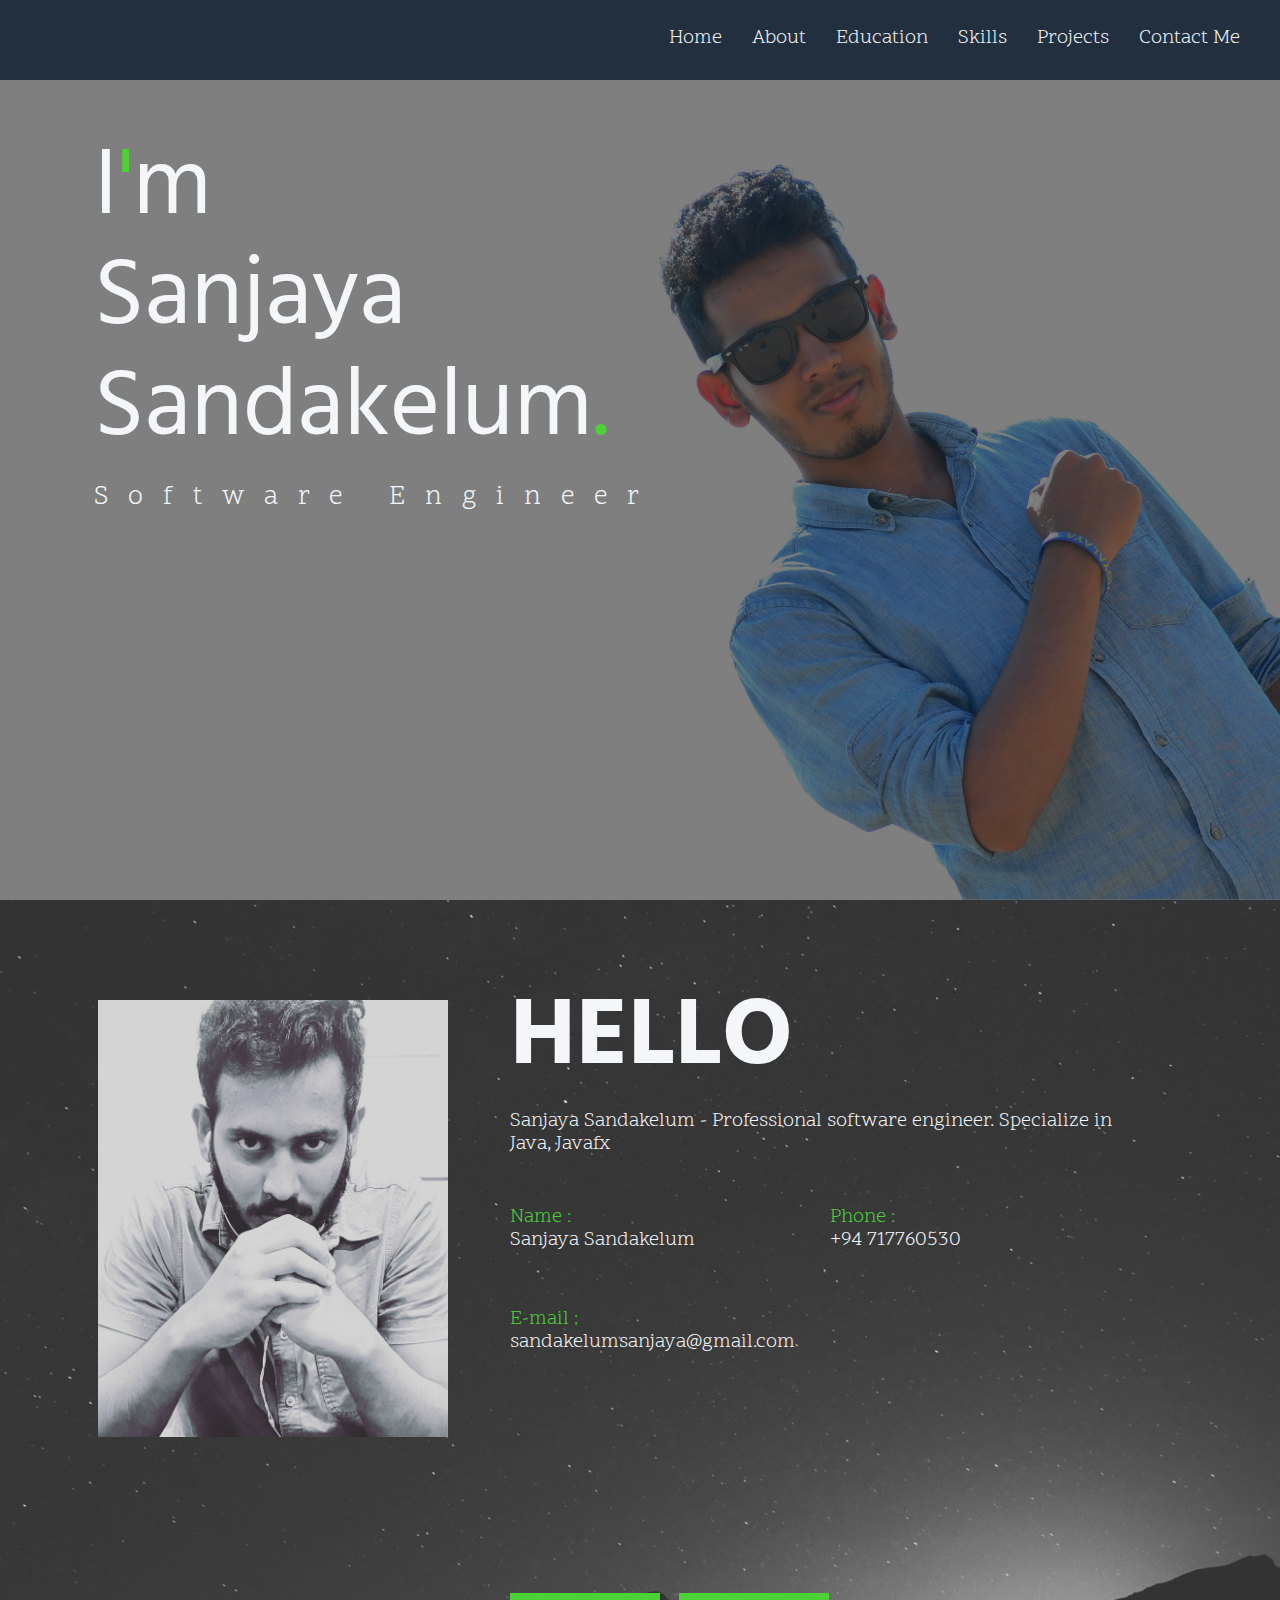
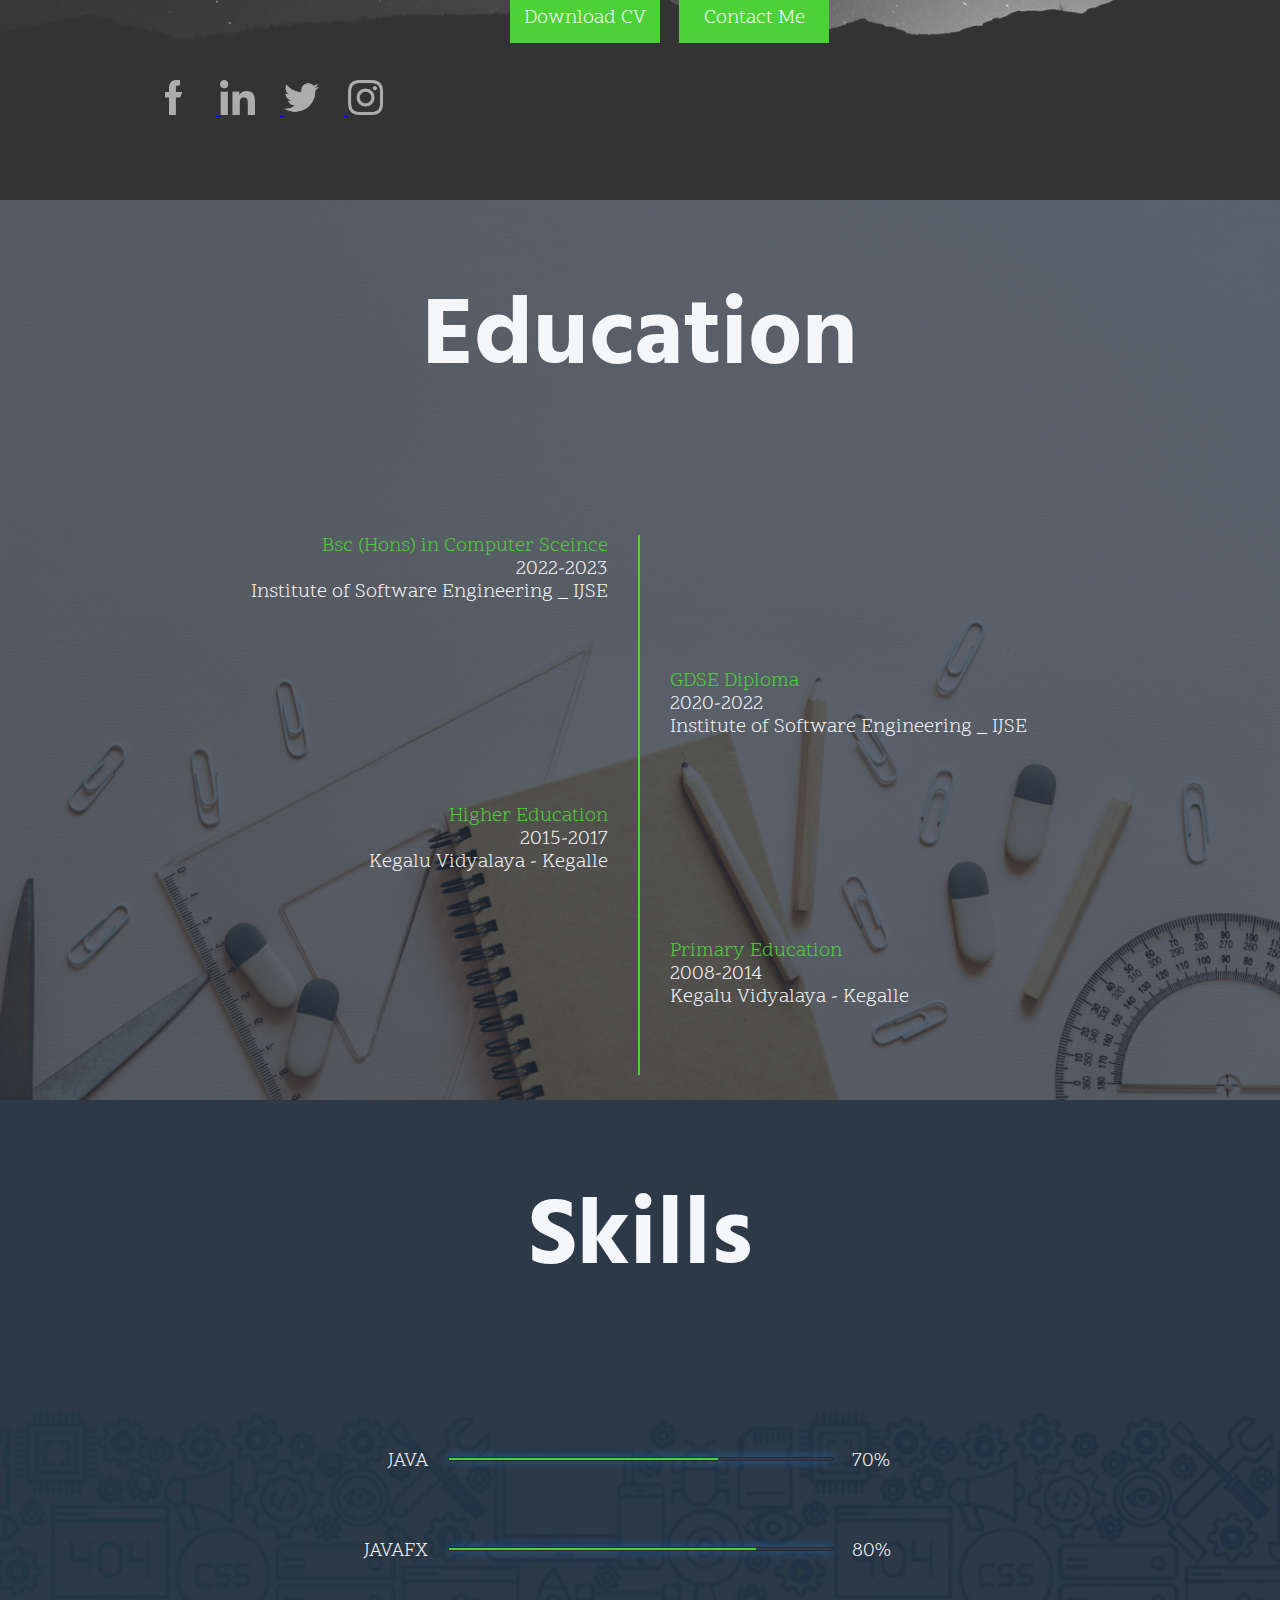
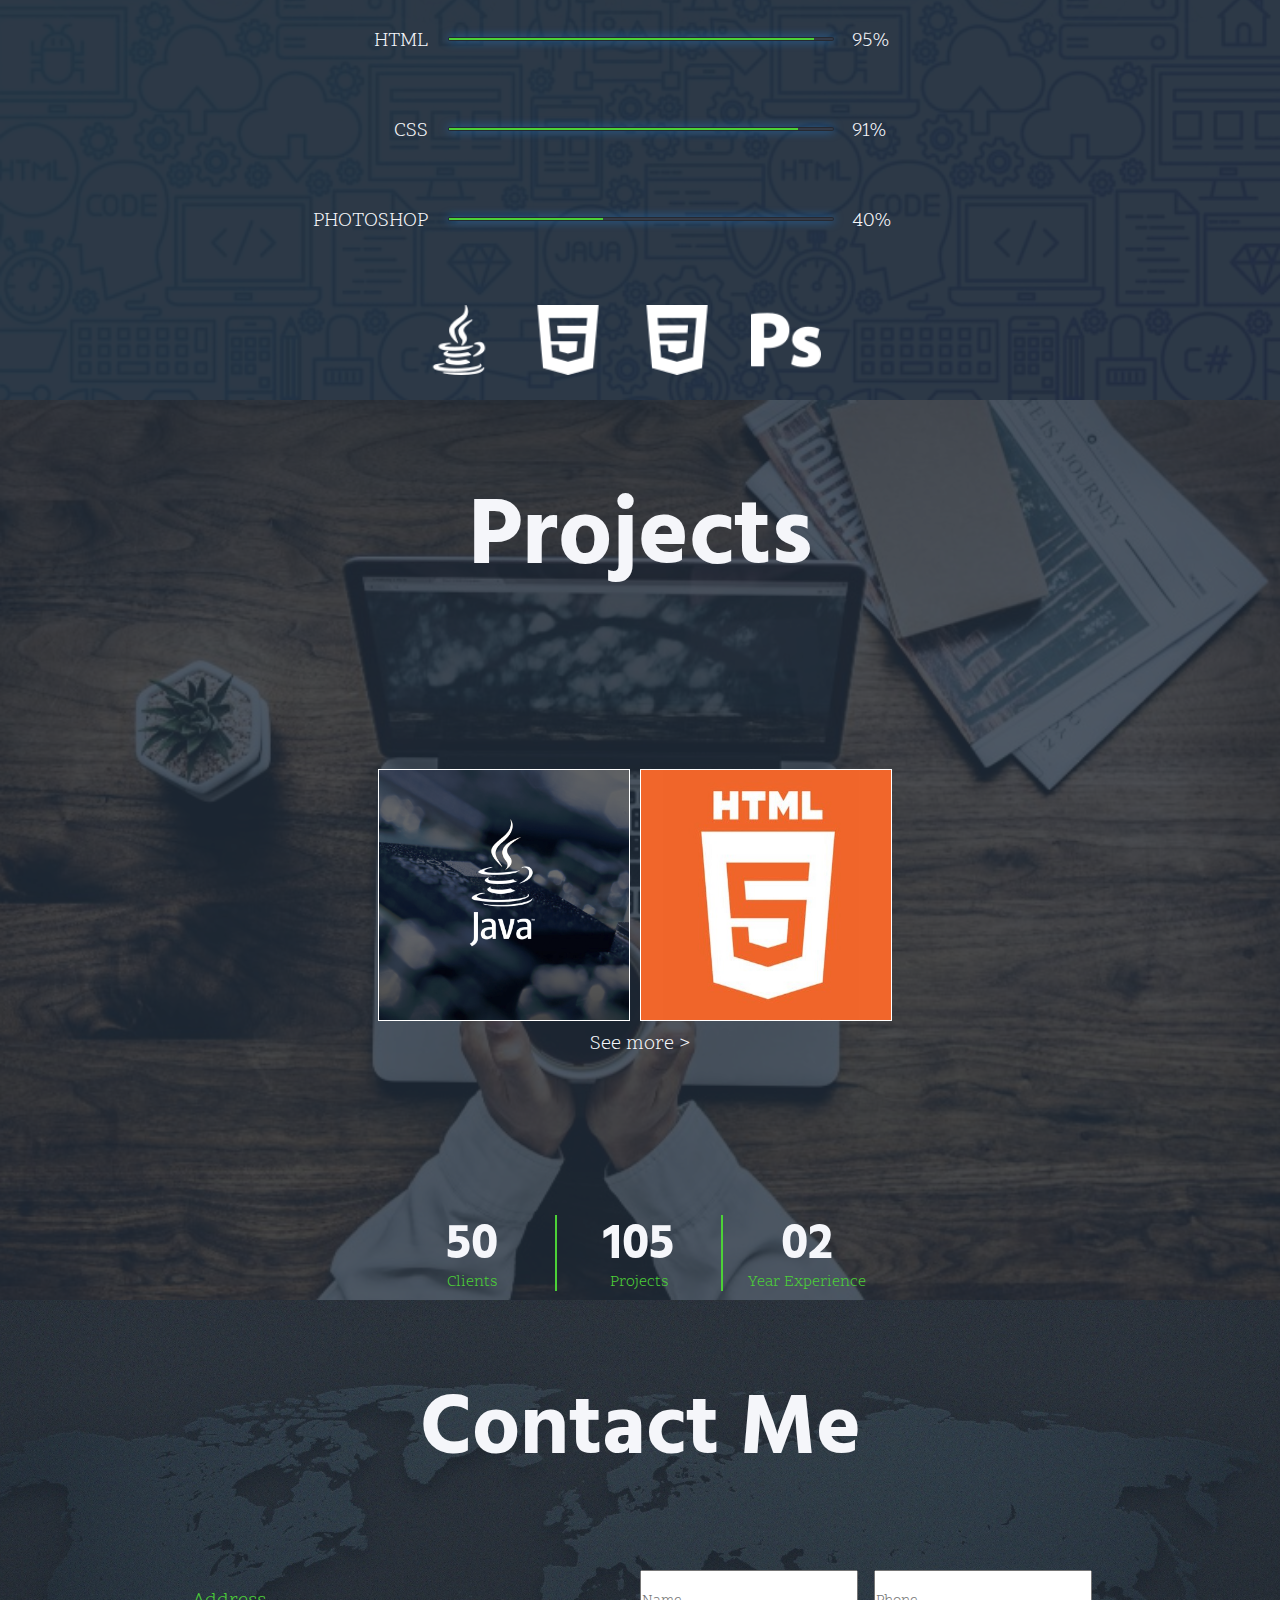
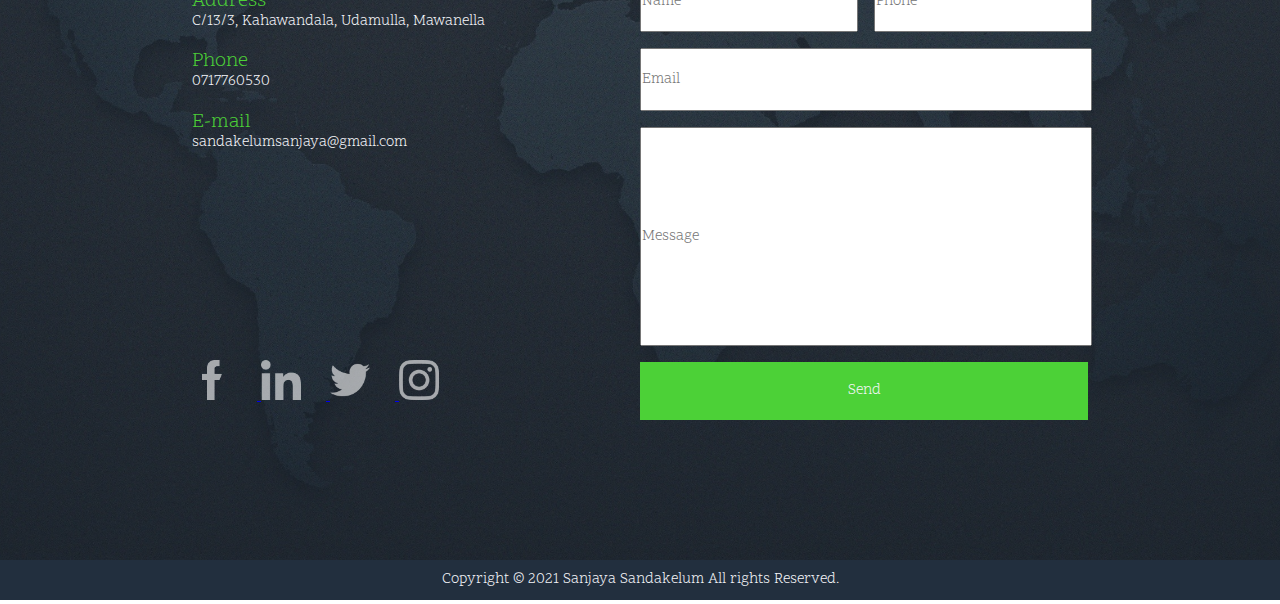
<file: Personal Website Version 1.0/index.html>
<!DOCTYPE html>
<html lang="en">
<head>
    <meta charset="UTF-8">
    <meta name="viewport" content="width=device-width initial-scale=1">
    <link rel="stylesheet" href="assests/css/normalize%20-%20CSS%20Reset%20Library.css">
    <link rel="preconnect" href="https://fonts.gstatic.com">
    <link href="https://fonts.googleapis.com/css2?family=Hind+Madurai:wght@700&display=swap" rel="stylesheet">
    <link href="https://fonts.googleapis.com/css2?family=Scope+One&display=swap" rel="stylesheet">
    <title>Home - Sanjaya Sandakelum</title>
    <link rel="icon" href="assests/icon/tab%20logo%20-%20new%203.png">
    <link rel="stylesheet" href="assests/css/style.css">
</head>
<body>

<!--===================================Home Page===================================-->
<section id="pageHome">
    <img src="assests/img/myPic%20for%20home%2050%25%202.jpg">
    <section id="menuBar">
        <div id="menuBarList">

            <div>
                <a href="#pageHome">Home</a>
                <div></div>
            </div>

            <div>
                <a href="#pageAbout">About</a>
                <div></div>
            </div>

            <div>
                <a href="#pageEducation">Education</a>
                <div></div>
            </div>

            <div>
                <a href="#pageSkill">Skills</a>
                <div></div>
            </div>

            <div>
                <a href="#pageProjects">Projects</a>
                <div></div>
            </div>

            <!--<div>
                <a href="">FAQS</a>
                <div></div>
            </div>-->

            <div>
                <a href="#pageContact">Contact Me</a>
                <div></div>
            </div>

        </div>
    </section>

    <div>
        <pre id="name">
        I<span style="color: #4CD137">'</span>m
        Sanjaya
        Sandakelum<span style="color: #4CD137">.</span>
        <span id="softwareEngineer">Software Engineer</span>
        </pre>
    </div>
</section>


<!--===================================About Page===================================-->
<section id="pageAbout">
    <img src="assests/img/about%20background.jpg">

    <aside>
        <img src="assests/img/myPic.JPG" id="profilePic">

        <article>

            <a href="https://www.facebook.com/ssd.sandakelum/" target="_blank">
                <img class="imgFb" src="assests/icon/facebook.png">
            </a>

            <a href="https://www.linkedin.com/in/ssd-sandakelum-7538b11ba/" target="_blank">
                <img class="imgLinkedin" src="assests/icon/linkedin.png">
            </a>

            <a href="https://twitter.com/ssd_sandakelum" target="_blank">
                <img class="imgTwitter" src="assests/icon/twitter.png">
            </a>

            <a href="https://www.instagram.com/ssd_sandakelum/" target="_blank">
                <img class="imgInstagram" src="assests/icon/instagram.png">
            </a>

        </article>

    </aside>

    <aside>
        <h1>HELLO</h1>
        <p>Sanjaya Sandakelum - Professional software engineer. Specialize
            in Java, Javafx</p>


        <article class="personalInfo">

            <div>
                <p style="color: #4CD137">Name :</p>
                <p>Sanjaya Sandakelum</p>
            </div>

            <!--<div>
                <p>School :</p>
                <p>Kegalu Vidyalaya</p>
            </div>-->

            <div>
                <p style="color: #4CD137">Phone :</p>
                <p>+94 717760530</p>
            </div>

            <div>
                <p style="color: #4CD137">E-mail :</p>
                <p>sandakelumsanjaya@gmail.com</p>
            </div>
        </article>


        <article class="aboutPageButton">

            <button class="btnCv" type="button">
                <a href="assests/pdf/cv.pdf" download="Downloads">Download CV</a>
            </button>

            <button class="btnContact" type="button">
                <a href="#pageContact">Contact Me</a>
            </button>

        </article>


    </aside>
</section>


<!--===================================Education Page===================================-->
<section id="pageEducation">
    <img src="assests/img/education%20background.jpg">

    <article id="titleEdu">
        <h1>Education</h1>
    </article>

    <article id="EducationInfo">
        <div class="infoLeftside" style="border-right: 2px solid #4CD137;">
            <p class="eduLevel">Bsc (Hons) in Computer Sceince</p>
            <p class="eduYear">2022-2023</p>
            <p>Institute of Software Engineering _ IJSE</p>
        </div>

        <div></div>

        <div style="border-right: 2px solid #4CD137;"></div>

        <div class="infoRightside">
            <p class="eduLevel">GDSE Diploma</p>
            <p>2020-2022</p>
            <p>Institute of Software Engineering _ IJSE</p>
        </div>

        <div class="infoLeftside" style="border-right: 2px solid #4CD137;">
            <p class="eduLevel">Higher Education</p>
            <p>2015-2017</p>
            <p>Kegalu Vidyalaya - Kegalle</p>
        </div>

        <div></div>
        <div style="border-right: 2px solid #4CD137;"></div>

        <div class="infoRightside">
            <p class="eduLevel">Primary Education</p>
            <p>2008-2014</p>
            <p>Kegalu Vidyalaya - Kegalle</p>
        </div>
    </article>

</section>


<!--===================================Skill Page===================================-->
<section id="pageSkill">
    <img src="assests/img/skill%20background.jpg">

    <article id="titleSkill">
        <h1>Skills</h1>
    </article>

    <article id="skills">

        <div class="skillInfoLeft">
            <p>JAVA</p>
        </div>
        <div>
            <div class="bar">
                <div class="javaBar"></div>
            </div>
        </div>
        <div class="skillInfoRight">
            <p>70%</p>
        </div>

        <div class="skillInfoLeft">
            <p>JAVAFX</p>
        </div>
        <div>
            <div class="bar">
                <div class="javafxBar"></div>
            </div>
        </div>
        <div class="skillInfoRight">
            <p>80%</p>
        </div>


        <div class="skillInfoLeft">
            <p>HTML</p>
        </div>
        <div>
            <div class="bar">
                <div class="htmlBar"></div>
            </div>
        </div>
        <div class="skillInfoRight">
            <p>95%</p>
        </div>


        <div class="skillInfoLeft">
            <p>CSS</p>
        </div>
        <div>
            <div class="bar">
                <div class="cssBar"></div>
            </div>
        </div>
        <div class="skillInfoRight">
            <p>91%</p>
        </div>


        <div class="skillInfoLeft">
            <p>PHOTOSHOP</p>
        </div>
        <div>
            <div class="bar">
                <div class="photoshopBar"></div>
            </div>
        </div>
        <div class="skillInfoRight">
            <p>40%</p>
        </div>

    </article>

    <article id="skillIcons">
        <img src="assests/icon/java.png">
        <img src="assests/icon/html-5.png">
        <img src="assests/icon/css-3.png">
        <img src="assests/icon/adobe-photoshop.png">
    </article>
</section>


<!--===================================Project Page===================================-->
<section id="pageProjects">
    <img src="assests/img/project%20background.jpeg">

    <article id="titleProject">
        <h1>Projects</h1>
    </article>

    <article id="projectSlide">
        <div id="slide1"></div>
        <div id="slide2"></div>
    </article>

    <a id="seemore" href="https://github.com/Sandakelum98"><p>See more ></p></a>

    <article id="counts">
        <div class="seperateBar">
            <h1>50</h1>
            <p>Clients</p>
        </div>

        <div class="seperateBar">
            <h1>105</h1>
            <p>Projects</p>
        </div>

        <div>
            <h1>02</h1>
            <p>Year Experience</p>
        </div>
    </article>

</section>


<!--===================================Contact Page===================================-->
<section id="pageContact">
    <img src="assests/img/contact%20background.jpg">

    <article id="titleContact">
        <h1>Contact Me</h1>
    </article>

    <article id="contactContent">
        <aside id="leftAside">

            <p class="contactTopic">Address</p>
            <p>C/13/3, Kahawandala, Udamulla, Mawanella</p>

            <p class="contactTopic">Phone</p>
            <p>0717760530</p>

            <p class="contactTopic">E-mail</p>
            <p>sandakelumsanjaya@gmail.com</p>

            <article class="socialMedia">

                <a href="https://www.facebook.com/ssd.sandakelum/" target="_blank">
                    <img class="imgFb" src="assests/icon/facebook.png">
                </a>

                <a href="https://www.linkedin.com/in/ssd-sandakelum-7538b11ba/" target="_blank">
                    <img class="imgLinkedin" src="assests/icon/linkedin.png">
                </a>

                <a href="https://twitter.com/ssd_sandakelum" target="_blank">
                    <img class="imgTwitter" src="assests/icon/twitter.png">
                </a>

                <a href="https://www.instagram.com/ssd_sandakelum/" target="_blank">
                    <img class="imgInstagram" src="assests/icon/instagram.png">
                </a>

            </article>

        </aside>


        <aside id="rightAside">

            <div class="row1">
                <input type="text" placeholder="Name">
            </div>

            <div class="row1">
                <input type="text" placeholder="Phone">
            </div>

            <div class="row2">
                <input type="text" placeholder="Email">
            </div>

            <div class="row3">
                <input type="text" placeholder="Message">
            </div>

            <div class="row4">
                <button class="btnCv" type="button">Send</button>
            </div>

            <!--<div></div>
            <div></div>
            <div></div>
            <div></div>-->
        </aside>

    </article>

    <footer id="footer"> <p>Copyright © 2021 Sanjaya Sandakelum All rights Reserved.</p> </footer>

</section>

</body>
</html>
</file>
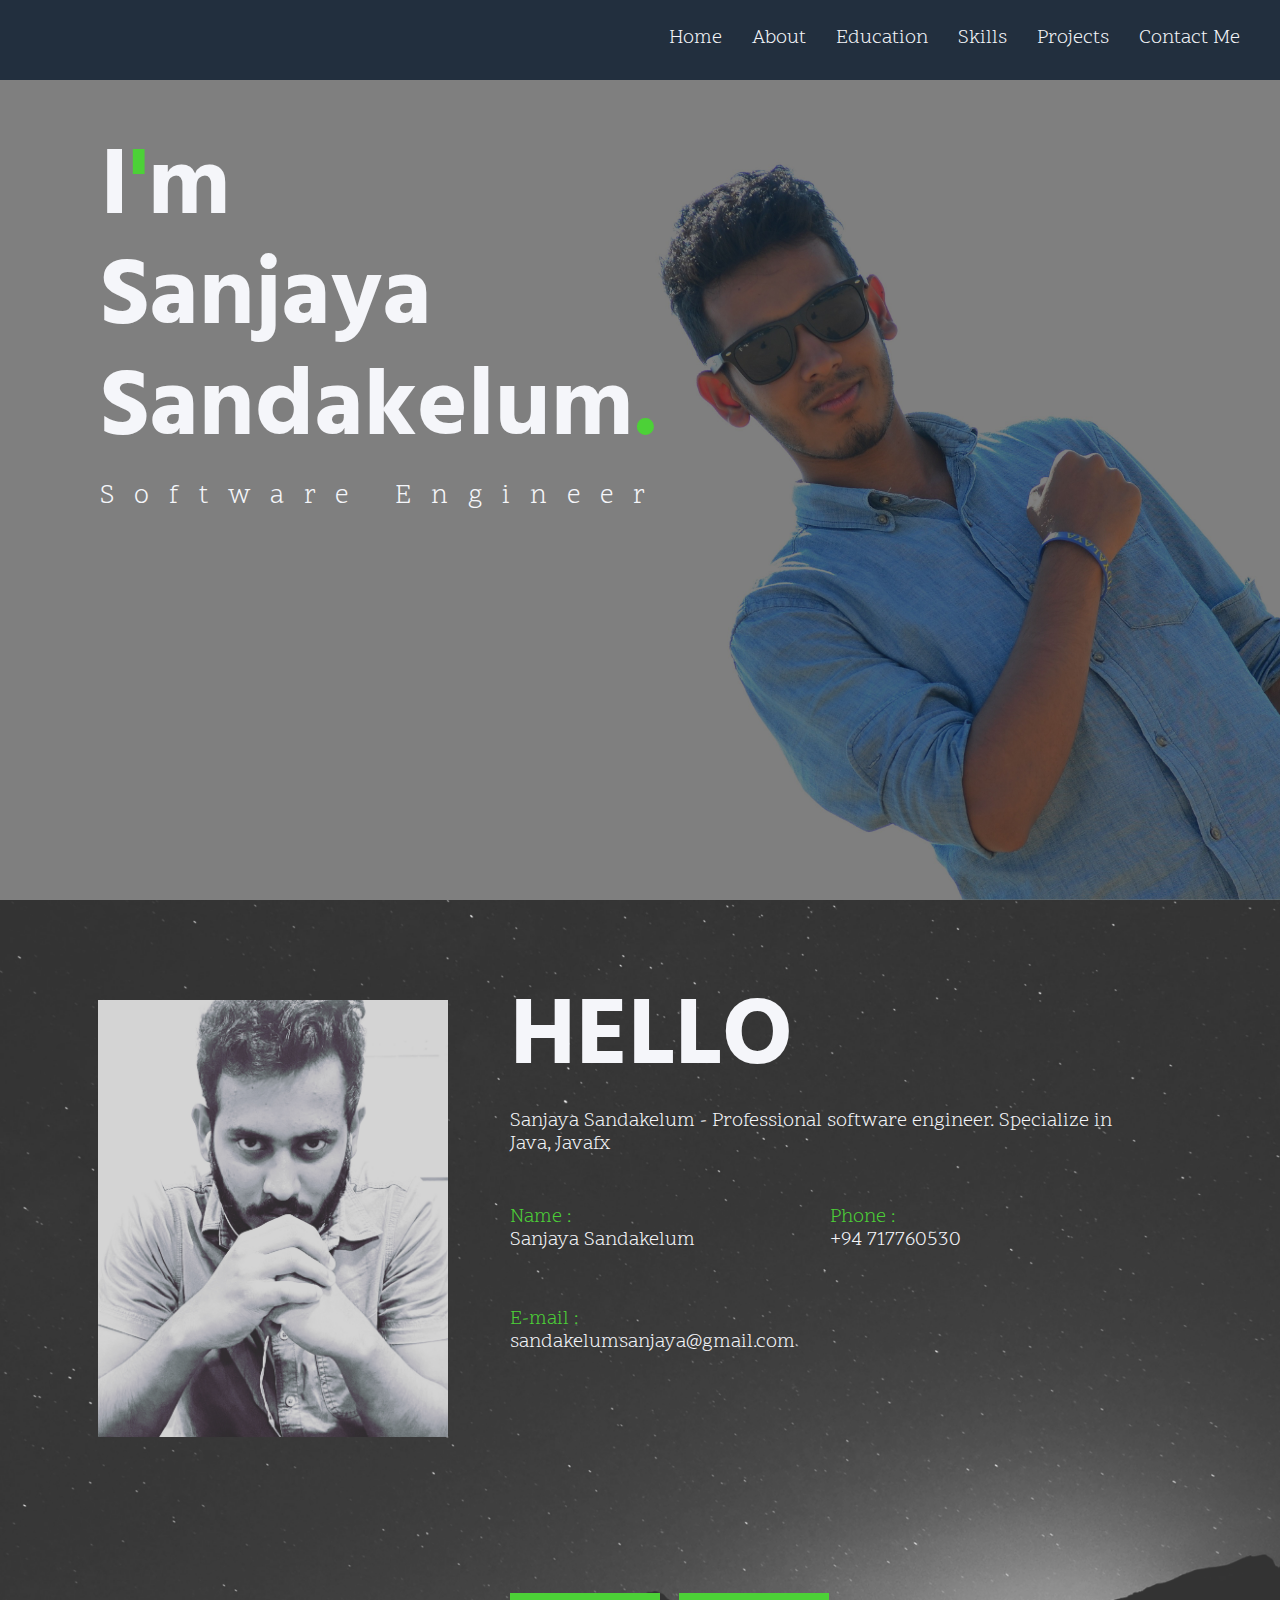
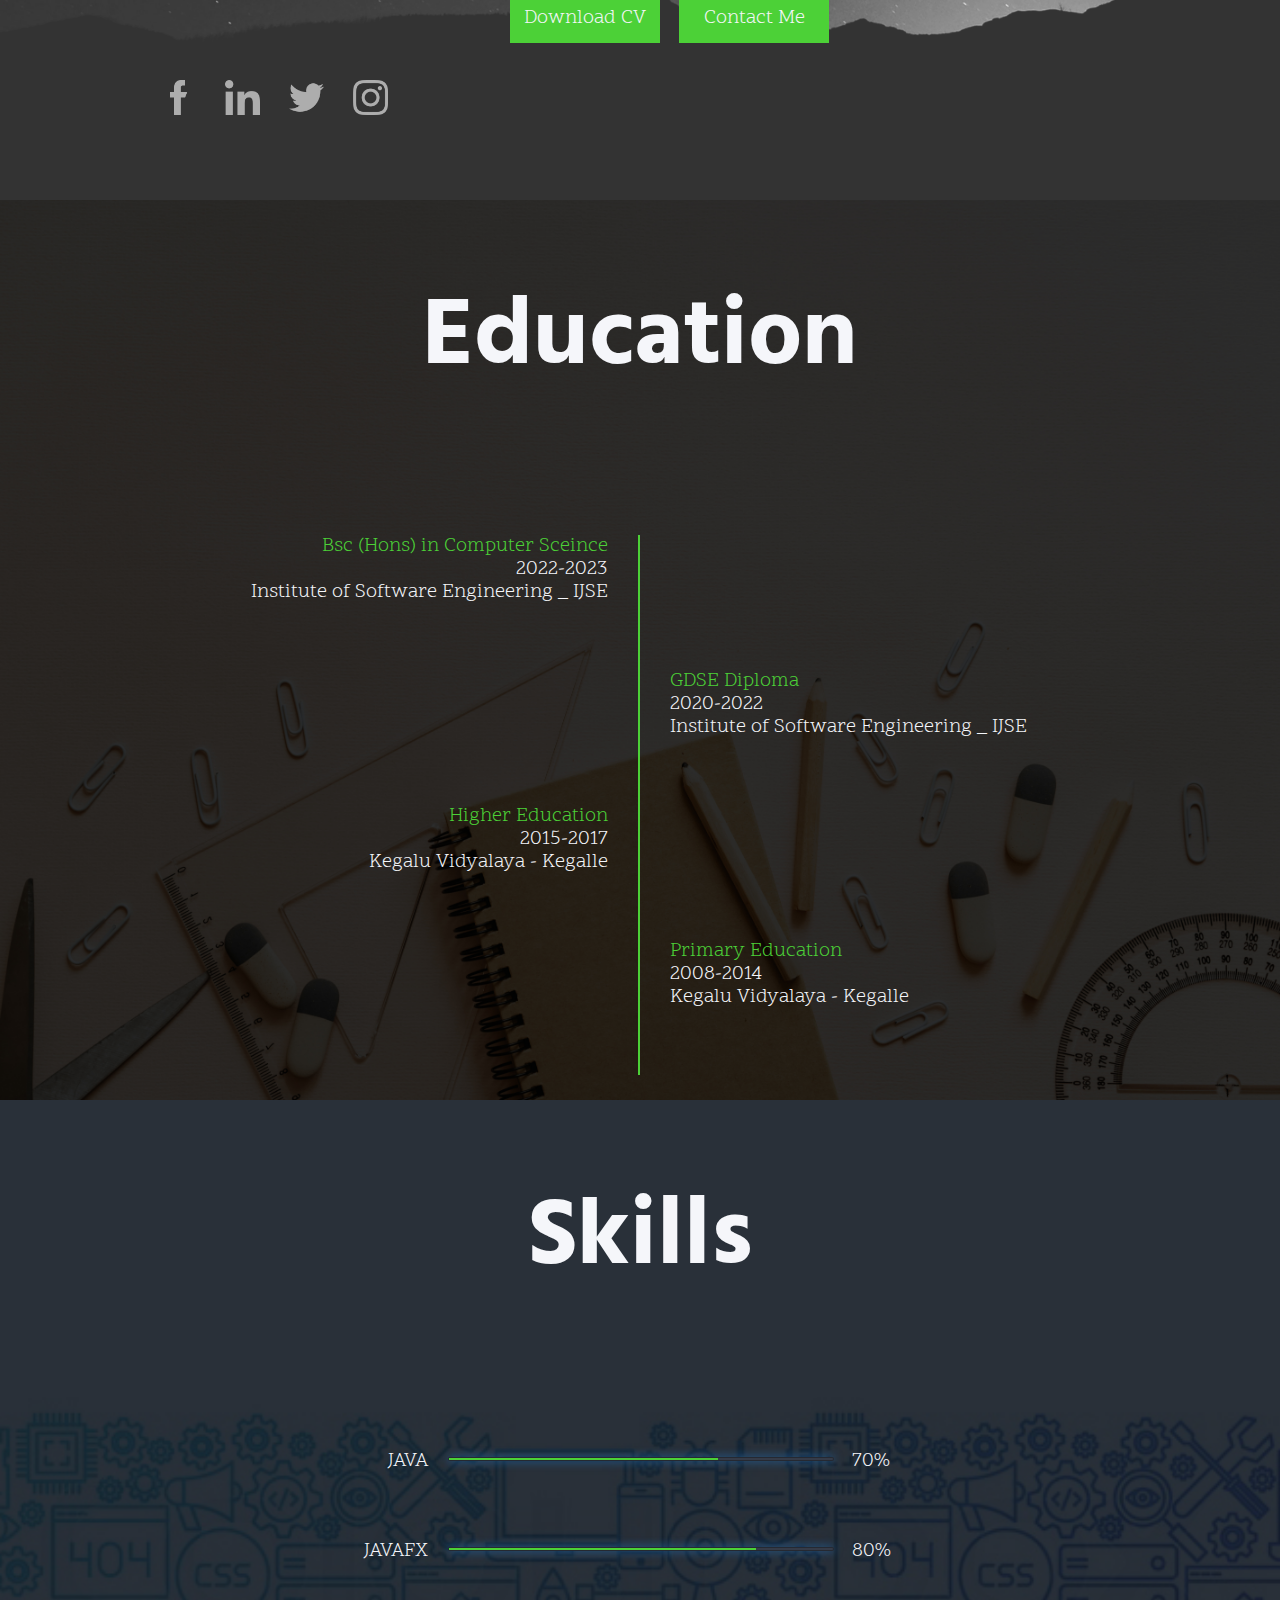
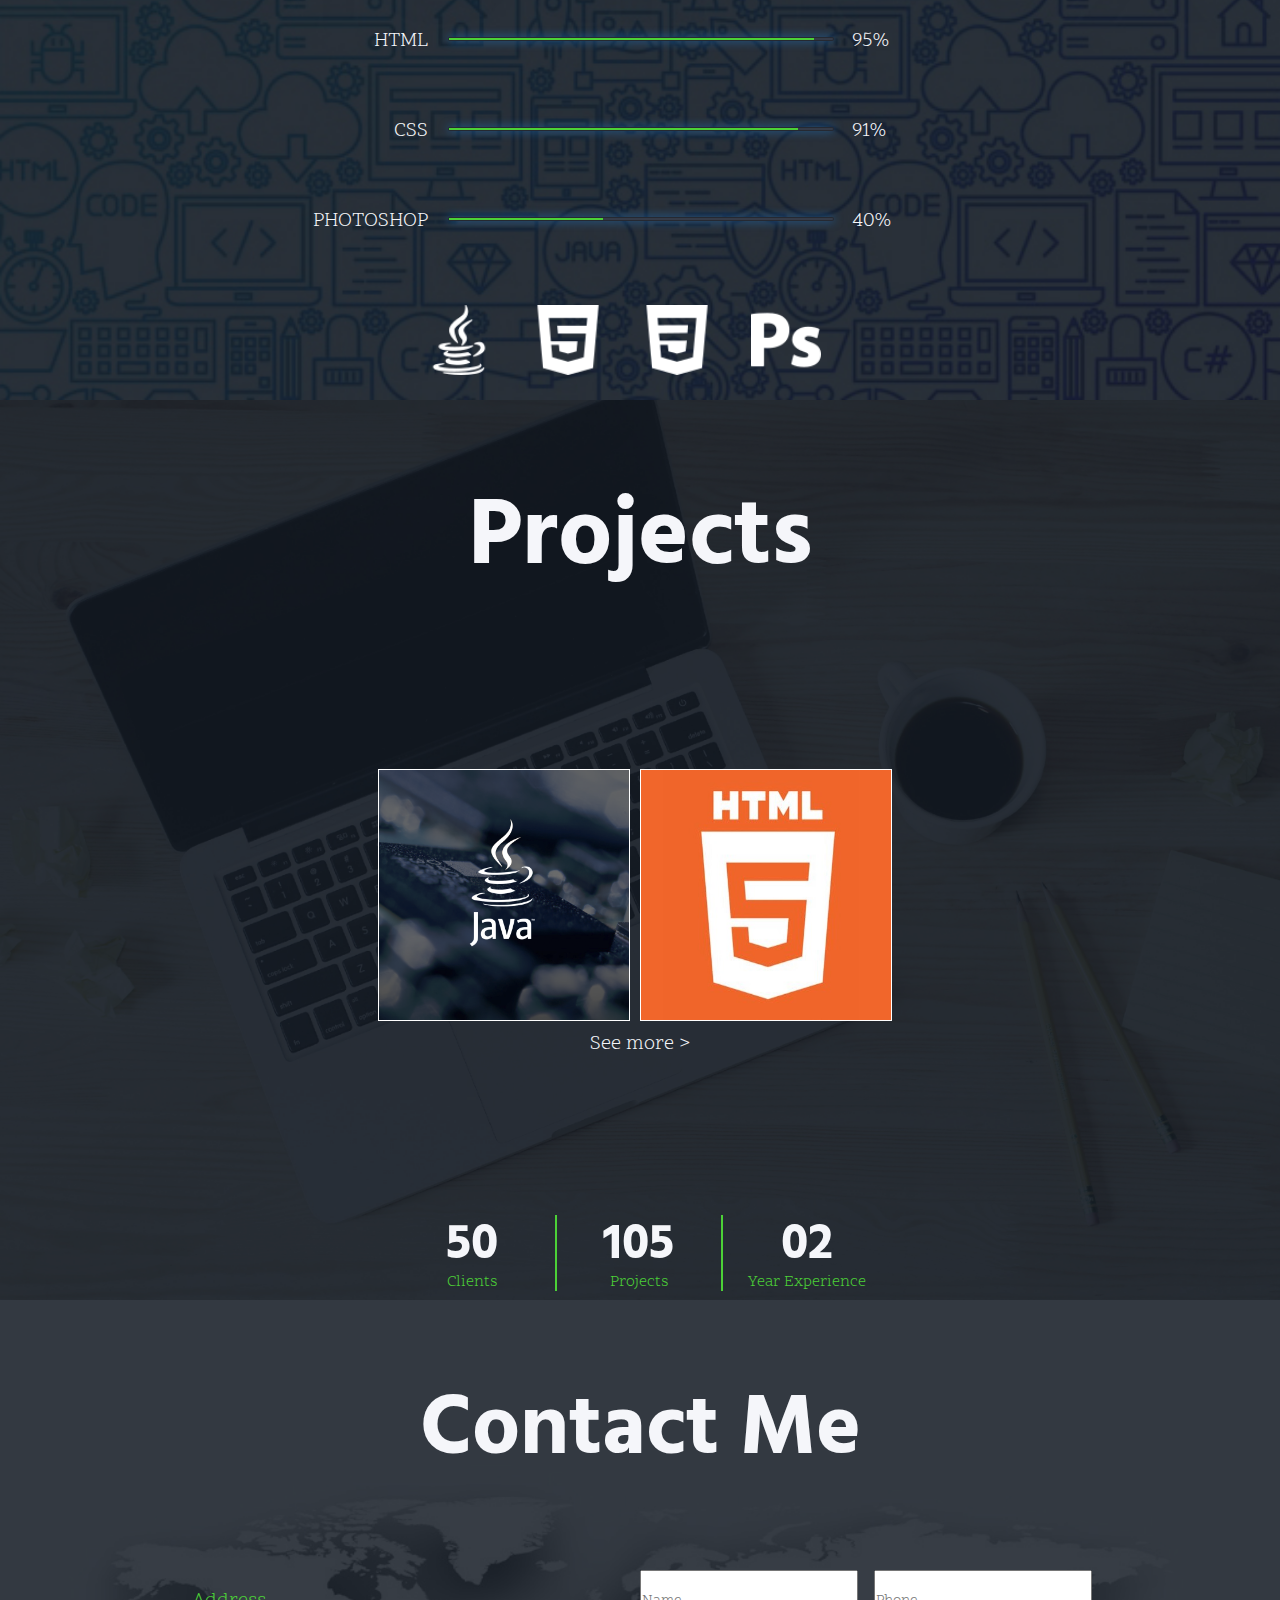
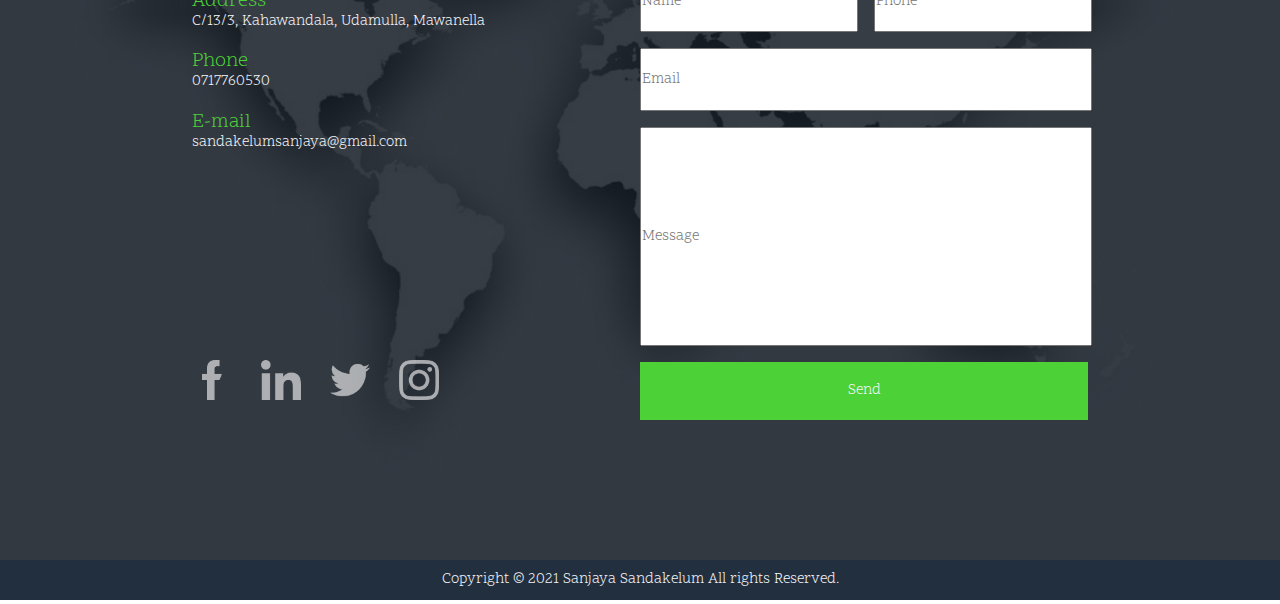
<file: Personal Website Version 1.1/index.html>
<!DOCTYPE html>
<html lang="en">
<head>
    <meta charset="UTF-8">
    <meta name="viewport" content="width=device-width initial-scale=1">
    <link rel="stylesheet" href="assests/css/normalize%20-%20CSS%20Reset%20Library.css">
    <link rel="preconnect" href="https://fonts.gstatic.com">
    <link href="https://fonts.googleapis.com/css2?family=Hind+Madurai:wght@700&display=swap" rel="stylesheet">
    <link href="https://fonts.googleapis.com/css2?family=Scope+One&display=swap" rel="stylesheet">
    <title>Home - Sanjaya Sandakelum</title>
    <link rel="icon" href="assests/icon/tab%20logo%20-%20new%203.png">
    <link rel="stylesheet" href="assests/css/style.css">
</head>
<body>

<!--===================================Home Page===================================-->
<section id="pageHome">
    <img src="assests/img/myPic%20for%20home%2050%25%202.jpg">

    <section id="menuBar">
        <img src="assests/icon/list.png" rel="icon">
        <div id="menuBarList">

            <div>
                <a href="#pageHome">Home</a>
                <div></div>
            </div>

            <div>
                <a href="#pageAbout">About</a>
                <div></div>
            </div>

            <div>
                <a href="#pageEducation">Education</a>
                <div></div>
            </div>

            <div>
                <a href="#pageSkill">Skills</a>
                <div></div>
            </div>

            <div>
                <a href="#pageProjects">Projects</a>
                <div></div>
            </div>

            <!--<div>
                <a href="">FAQS</a>
                <div></div>
            </div>-->

            <div>
                <a href="#pageContact">Contact Me</a>
                <div></div>
            </div>

        </div>
    </section>

    <div id="homeContentDiv">

        <h1 class="name">I<span style="color: #4CD137">'</span>m</h1>
        <h1 class="name">Sanjaya</h1>
        <h1 class="name">Sandakelum<span style="color: #4CD137">.</span></h1>
        <p id="softwareEngineer">Software Engineer</p>

    </div>
</section>


<!--===================================About Page===================================-->
<section id="pageAbout">
    <img src="assests/img/about%20background.jpg">

    <aside>
        <img src="assests/img/myPic.JPG" id="profilePic">

        <article>

            <a href="https://www.facebook.com/ssd.sandakelum/" target="_blank">
                <img class="imgFb" src="assests/icon/facebook.png">
            </a>

            <a href="https://www.linkedin.com/in/ssd-sandakelum-7538b11ba/" target="_blank">
                <img class="imgLinkedin" src="assests/icon/linkedin.png">
            </a>

            <a href="https://twitter.com/ssd_sandakelum" target="_blank">
                <img class="imgTwitter" src="assests/icon/twitter.png">
            </a>

            <a href="https://www.instagram.com/ssd_sandakelum/" target="_blank">
                <img class="imgInstagram" src="assests/icon/instagram.png" style="margin-right: 0">
            </a>

        </article>

    </aside>

    <aside>
        <h1>HELLO</h1>
        <p>Sanjaya Sandakelum - Professional software engineer. Specialize
            in Java, Javafx</p>


        <article class="personalInfo">

            <div>
                <p style="color: #4CD137">Name :</p>
                <p>Sanjaya Sandakelum</p>
            </div>

            <!--<div>
                <p>School :</p>
                <p>Kegalu Vidyalaya</p>
            </div>-->

            <div>
                <p style="color: #4CD137">Phone :</p>
                <p>+94 717760530</p>
            </div>

            <div>
                <p style="color: #4CD137">E-mail :</p>
                <p>sandakelumsanjaya@gmail.com</p>
            </div>
        </article>


        <article class="aboutPageButton">

            <button class="btnCv" type="button">
                <a href="assests/pdf/cv.pdf" download="Downloads">Download CV</a>
            </button>

            <button class="btnContact" type="button">
                <a href="#pageContact">Contact Me</a>
            </button>

        </article>


    </aside>
</section>


<!--===================================Education Page===================================-->
<section id="pageEducation">
    <img src="assests/img/education%20background%20-%20for%20mobile%20N%2080%25.jpg">

    <article id="titleEdu">
        <h1>Education</h1>
    </article>

    <article id="EducationInfo">
        <div class="infoLeftside" style="border-right: 2px solid #4CD137;">
            <p class="eduLevel">Bsc (Hons) in Computer Sceince</p>
            <p class="eduYear">2022-2023</p>
            <p>Institute of Software Engineering _ IJSE</p>
        </div>

        <div></div>

        <div style="border-right: 2px solid #4CD137;"></div>

        <div class="infoRightside">
            <p class="eduLevel">GDSE Diploma</p>
            <p>2020-2022</p>
            <p>Institute of Software Engineering _ IJSE</p>
        </div>

        <div class="infoLeftside" style="border-right: 2px solid #4CD137;">
            <p class="eduLevel">Higher Education</p>
            <p>2015-2017</p>
            <p>Kegalu Vidyalaya - Kegalle</p>
        </div>

        <div></div>
        <div style="border-right: 2px solid #4CD137;"></div>

        <div class="infoRightside">
            <p class="eduLevel">Primary Education</p>
            <p>2008-2014</p>
            <p>Kegalu Vidyalaya - Kegalle</p>
        </div>
    </article>

</section>


<!--===================================Skill Page===================================-->
<section id="pageSkill">
    <img src="assests/img/skill%20background%2080%25.jpg">

    <article id="titleSkill">
        <h1>Skills</h1>
    </article>

    <article id="skills">

        <div class="skillInfoLeft">
            <p>JAVA</p>
        </div>
        <div class="barMain">
            <div class="bar">
                <div class="javaBar"></div>
            </div>
        </div>
        <div class="skillInfoRight">
            <p>70%</p>
        </div>

        <div class="skillInfoLeft">
            <p>JAVAFX</p>
        </div>
        <div class="barMain">
            <div class="bar">
                <div class="javafxBar"></div>
            </div>
        </div>
        <div class="skillInfoRight">
            <p>80%</p>
        </div>


        <div class="skillInfoLeft">
            <p>HTML</p>
        </div>
        <div class="barMain">
            <div class="bar">
                <div class="htmlBar"></div>
            </div>
        </div>
        <div class="skillInfoRight">
            <p>95%</p>
        </div>


        <div class="skillInfoLeft">
            <p>CSS</p>
        </div>
        <div class="barMain">
            <div class="bar">
                <div class="cssBar"></div>
            </div>
        </div>
        <div class="skillInfoRight">
            <p>91%</p>
        </div>


        <div class="skillInfoLeft">
            <p>PHOTOSHOP</p>
        </div>
        <div class="barMain">
            <div class="bar">
                <div class="photoshopBar"></div>
            </div>
        </div>
        <div class="skillInfoRight">
            <p>40%</p>
        </div>

    </article>

    <article id="skillIcons">
        <img src="assests/icon/java.png">
        <img src="assests/icon/html-5.png">
        <img src="assests/icon/css-3.png">
        <img src="assests/icon/adobe-photoshop.png">
    </article>
</section>


<!--===================================Project Page===================================-->
<section id="pageProjects">
    <img src="assests/img/project%20background%20New%20New%2080%25.jpg">

    <article id="titleProject">
        <h1>Projects</h1>
    </article>

    <article id="projectSlide">
        <div id="slide1"></div>
        <div id="slide2"></div>
    </article>

    <a id="seemore" href="https://github.com/Sandakelum98"><p>See more ></p></a>

    <article id="counts">
        <div class="seperateBar">
            <h1>50</h1>
            <p>Clients</p>
        </div>

        <div class="seperateBar">
            <h1>105</h1>
            <p>Projects</p>
        </div>

        <div>
            <h1>02</h1>
            <p>Year Experience</p>
        </div>
    </article>

</section>


<!--===================================Contact Page===================================-->
<section id="pageContact">
    <img src="assests/img/contact%20page%20new%203%2070%25.jpg">

    <article id="titleContact">
        <h1>Contact Me</h1>
    </article>

    <article id="contactContent">
        <aside id="leftAside">

            <p class="contactTopic">Address</p>
            <p>C/13/3, Kahawandala, Udamulla, Mawanella</p>

            <p class="contactTopic">Phone</p>
            <p>0717760530</p>

            <p class="contactTopic">E-mail</p>
            <p>sandakelumsanjaya@gmail.com</p>

            <article class="socialMedia">

                <a href="https://www.facebook.com/ssd.sandakelum/" target="_blank">
                    <img class="imgFb" src="assests/icon/facebook.png">
                </a>

                <a href="https://www.linkedin.com/in/ssd-sandakelum-7538b11ba/" target="_blank">
                    <img class="imgLinkedin" src="assests/icon/linkedin.png">
                </a>

                <a href="https://twitter.com/ssd_sandakelum" target="_blank">
                    <img class="imgTwitter" src="assests/icon/twitter.png">
                </a>

                <a href="https://www.instagram.com/ssd_sandakelum/" target="_blank">
                    <img class="imgInstagram" src="assests/icon/instagram.png">
                </a>

            </article>

        </aside>


        <aside id="rightAside">

            <div class="row1">
                <input type="text" placeholder="Name">
            </div>

            <div class="row1">
                <input type="text" placeholder="Phone">
            </div>

            <div class="row2">
                <input type="text" placeholder="Email">
            </div>

            <div class="row3">
                <input type="text" placeholder="Message">
            </div>

            <div class="row4">
                <button class="btnCv" type="button">Send</button>
            </div>

            <!--<div></div>
            <div></div>
            <div></div>
            <div></div>-->
        </aside>

    </article>

    <footer id="footer"> <p>Copyright © 2021 Sanjaya Sandakelum All rights Reserved.</p> </footer>

</section>

</body>
</html>
</file>
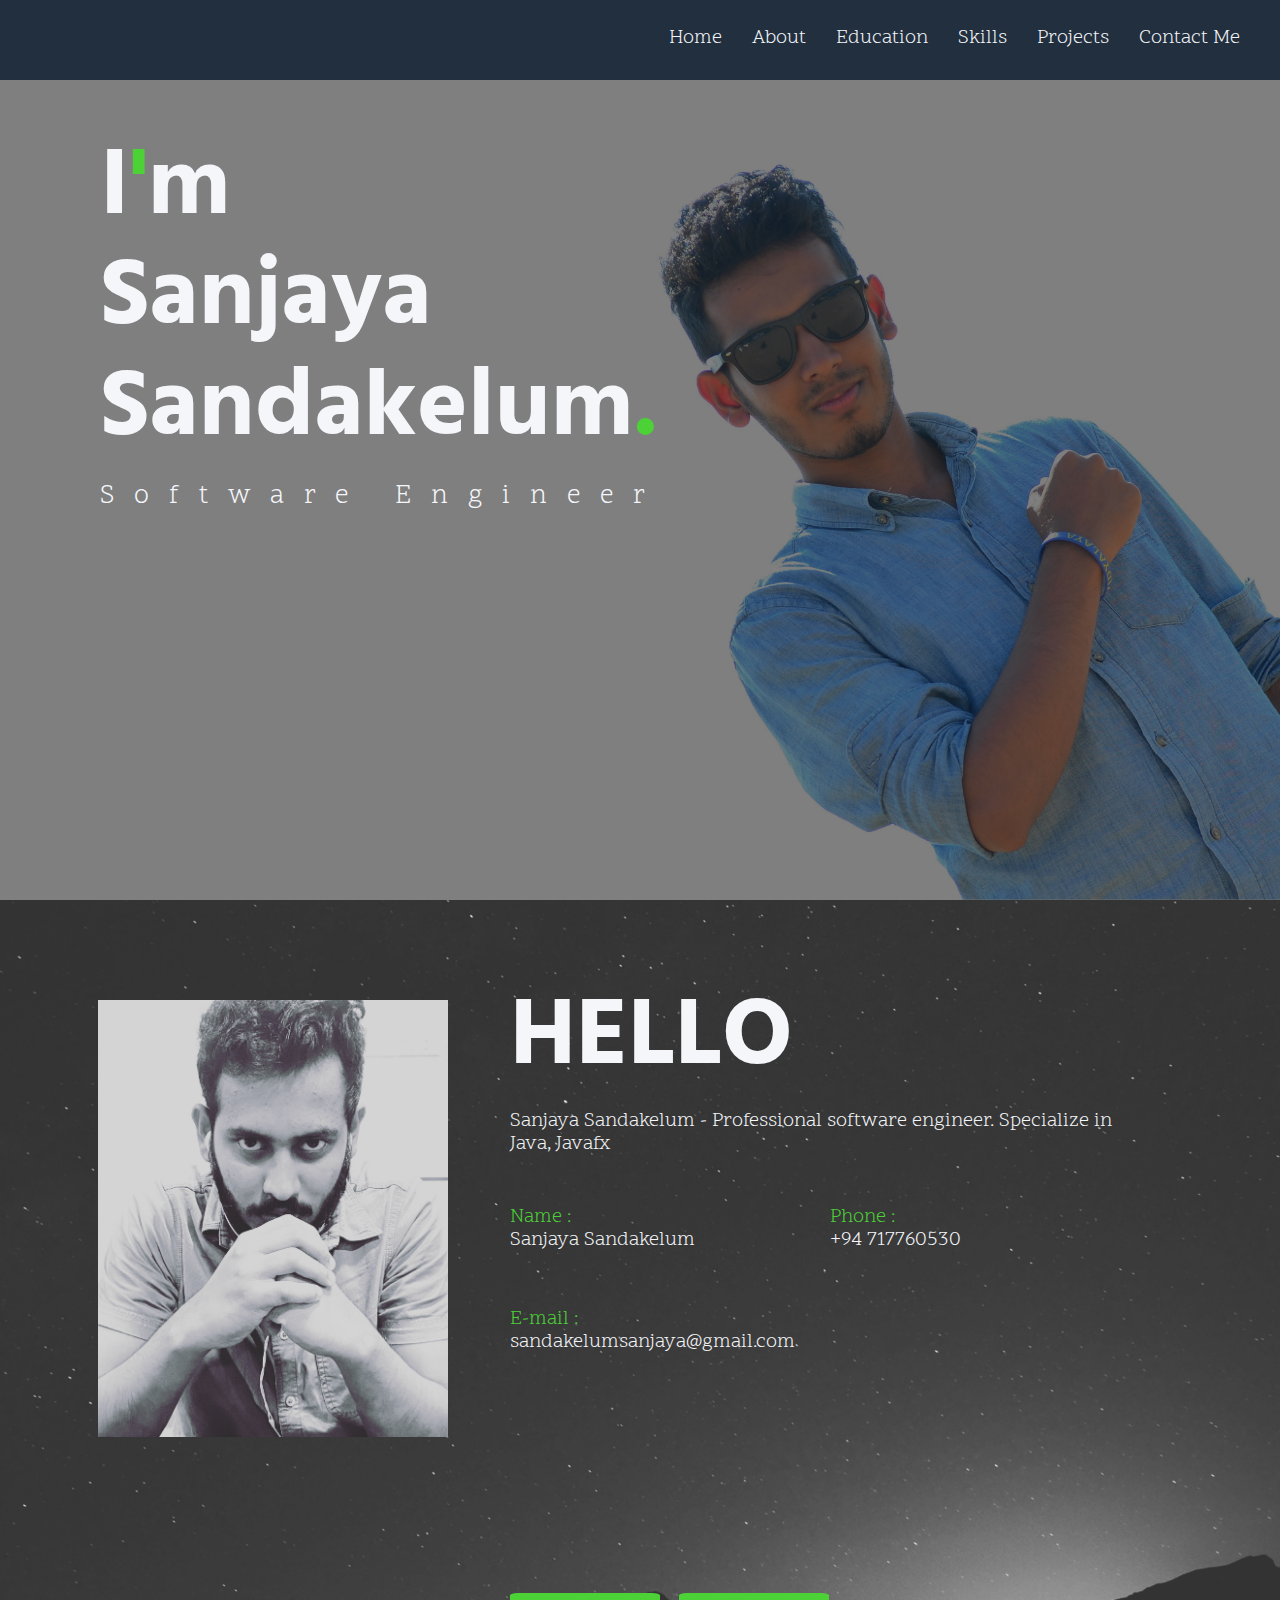
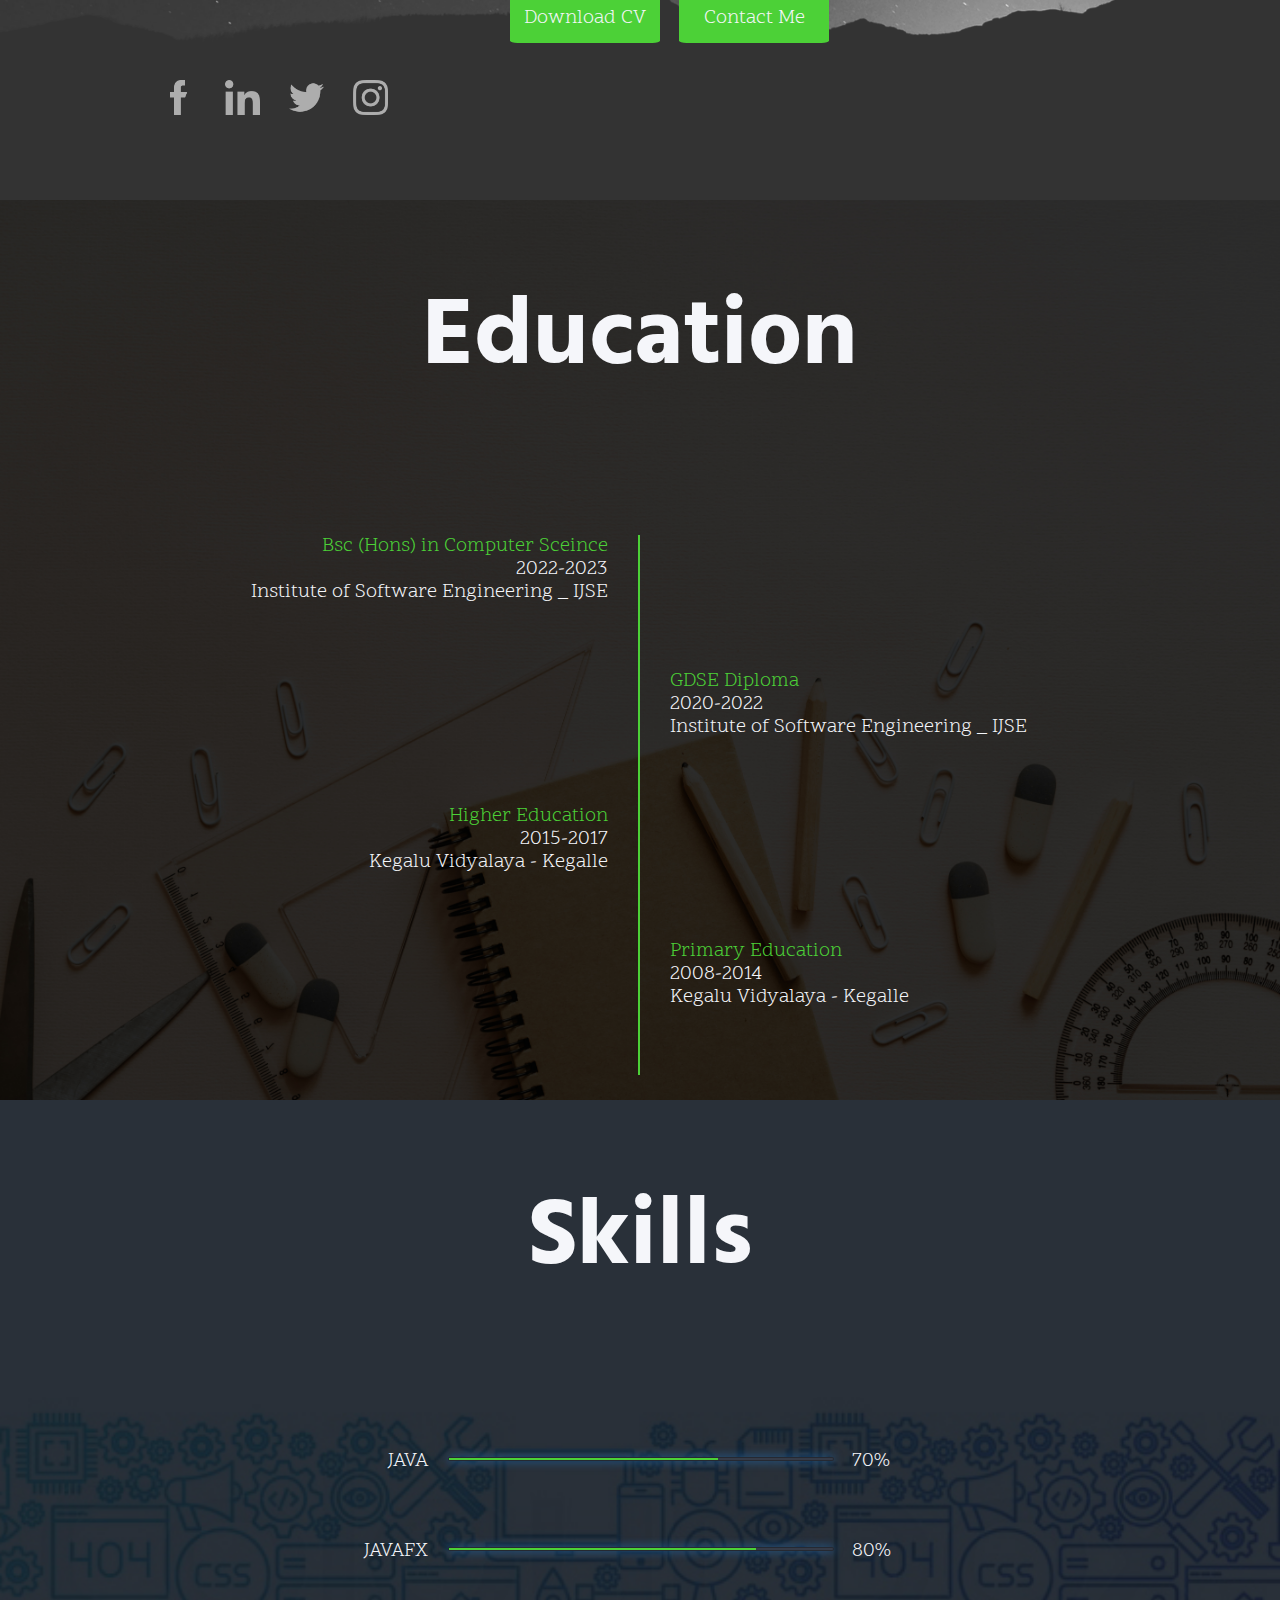
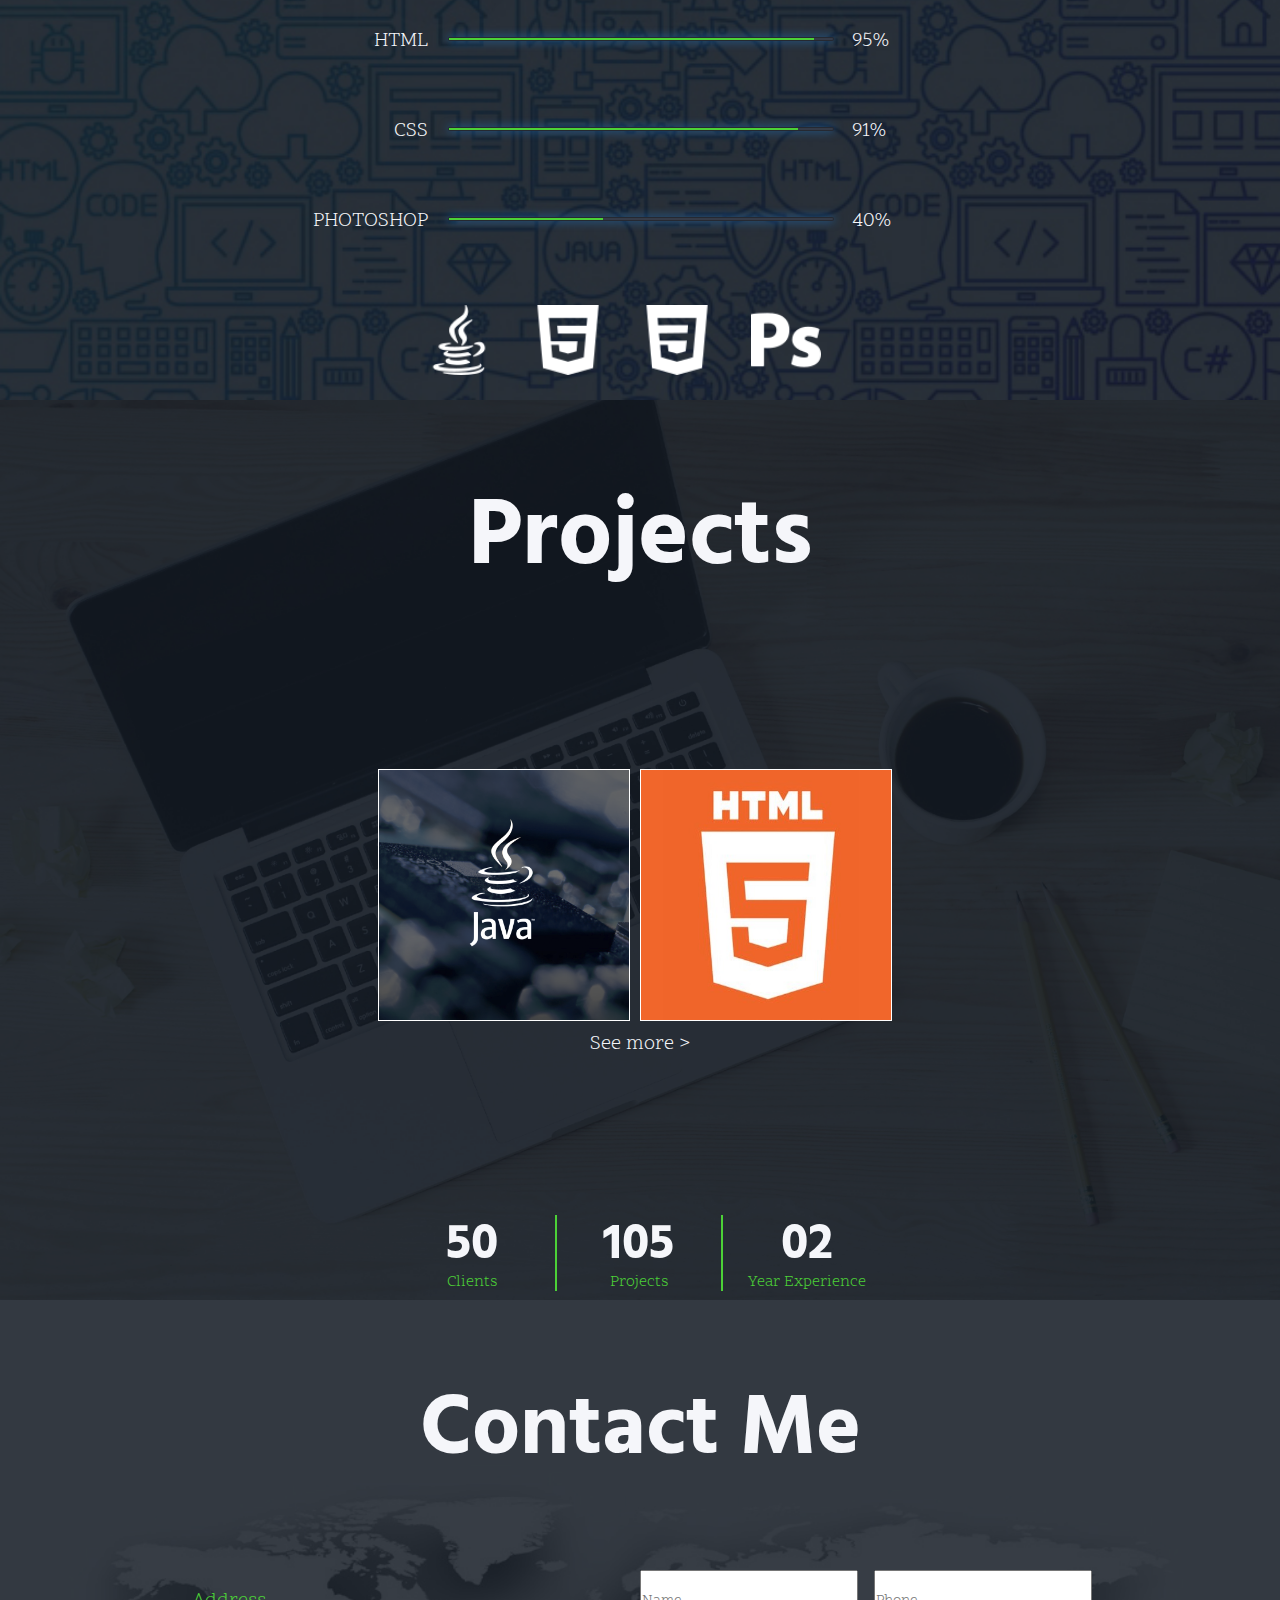
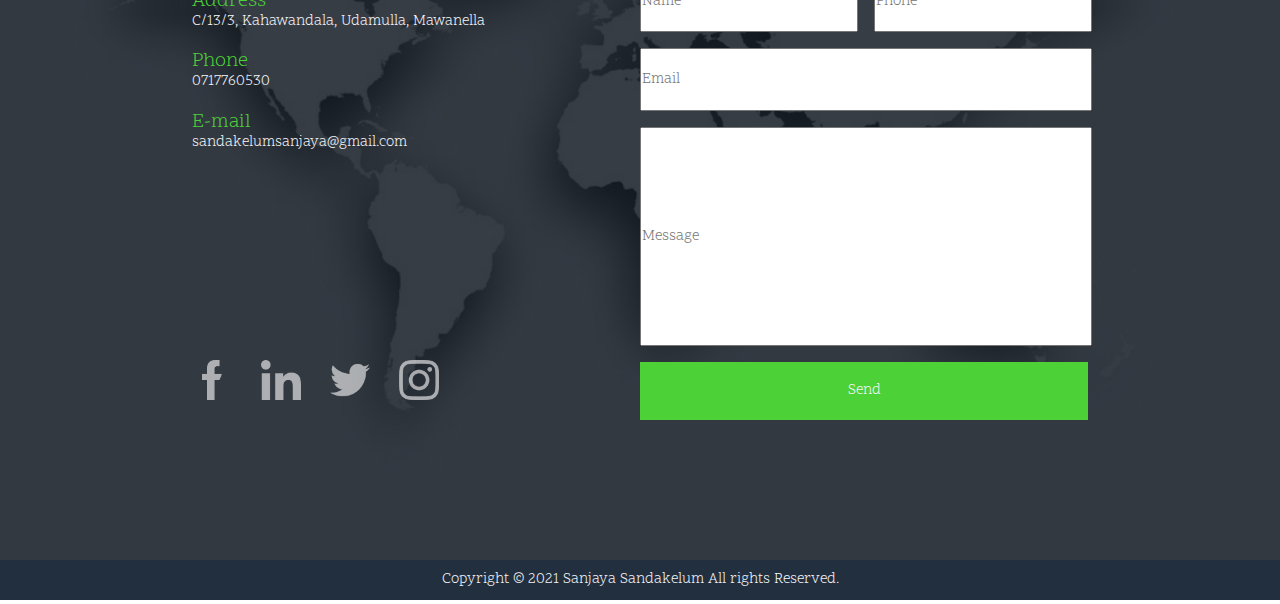
<file: Personal Website Version 1.2/index.html>
<!DOCTYPE html>
<html lang="en">
<head>
    <meta charset="UTF-8">
    <meta name="viewport" content="width=device-width initial-scale=1">
    <link rel="stylesheet" href="assests/css/normalize%20-%20CSS%20Reset%20Library.css">
    <link rel="preconnect" href="https://fonts.gstatic.com">
    <link href="https://fonts.googleapis.com/css2?family=Hind+Madurai:wght@700&display=swap" rel="stylesheet">
    <link href="https://fonts.googleapis.com/css2?family=Scope+One&display=swap" rel="stylesheet">
    <title>Home | Sanjaya Sandakelum</title>
    <link rel="icon" href="assests/icon/tab%20logo%20-%20new%203.png">
    <link rel="stylesheet" href="assests/css/style.css">
</head>
<body>

<!--===================================Home Page===================================-->
<section id="pageHome">
    <img src="assests/img/myPic%20for%20home%2050%25%202.jpg">

    <section id="menuBar">
        <img src="assests/icon/list.png" rel="icon">
        <div id="menuBarList">

            <div>
                <a href="#pageHome">Home</a>
                <div></div>
            </div>

            <div>
                <a href="#pageAbout">About</a>
                <div></div>
            </div>

            <div>
                <a href="#pageEducation">Education</a>
                <div></div>
            </div>

            <div>
                <a href="#pageSkill">Skills</a>
                <div></div>
            </div>

            <div>
                <a href="#pageProjects">Projects</a>
                <div></div>
            </div>

            <!--<div>
                <a href="">FAQS</a>
                <div></div>
            </div>-->

            <div>
                <a href="#pageContact">Contact Me</a>
                <div></div>
            </div>

        </div>
    </section>

    <div id="homeContentDiv">

        <h1 class="name">I<span style="color: #4CD137">'</span>m</h1>
        <h1 class="name">Sanjaya</h1>
        <h1 class="name">Sandakelum<span style="color: #4CD137">.</span></h1>
        <p id="softwareEngineer">Software Engineer</p>

    </div>
</section>


<!--===================================About Page===================================-->
<section id="pageAbout">
    <img src="assests/img/about%20background.jpg">

    <aside>
        <img src="assests/img/myPic.JPG" id="profilePic">

        <article>

            <a href="https://www.facebook.com/ssd.sandakelum/" target="_blank">
                <img class="imgFb" src="assests/icon/facebook.png">
            </a>

            <a href="https://www.linkedin.com/in/ssd-sandakelum-7538b11ba/" target="_blank">
                <img class="imgLinkedin" src="assests/icon/linkedin.png">
            </a>

            <a href="https://twitter.com/ssd_sandakelum" target="_blank">
                <img class="imgTwitter" src="assests/icon/twitter.png">
            </a>

            <a href="https://www.instagram.com/ssd_sandakelum/" target="_blank">
                <img class="imgInstagram" src="assests/icon/instagram.png" style="margin-right: 0">
            </a>

        </article>

    </aside>

    <aside>
        <h1>HELLO</h1>
        <p>Sanjaya Sandakelum - Professional software engineer. Specialize
            in Java, Javafx</p>


        <article class="personalInfo">

            <div>
                <p style="color: #4CD137">Name :</p>
                <p>Sanjaya Sandakelum</p>
            </div>

            <!--<div>
                <p>School :</p>
                <p>Kegalu Vidyalaya</p>
            </div>-->

            <div>
                <p style="color: #4CD137">Phone :</p>
                <p>+94 717760530</p>
            </div>

            <div>
                <p style="color: #4CD137">E-mail :</p>
                <p>sandakelumsanjaya@gmail.com</p>
            </div>
        </article>


        <article class="aboutPageButton">

            <button class="btnCv" type="button">
                <a href="assests/pdf/cv.pdf" download="Downloads">Download CV</a>
            </button>

            <button class="btnContact" type="button">
                <a href="#pageContact">Contact Me</a>
            </button>

        </article>


    </aside>
</section>


<!--===================================Education Page===================================-->
<section id="pageEducation">
    <img src="assests/img/education%20background%20-%20for%20mobile%20N%2080%25.jpg">

    <article id="titleEdu">
        <h1>Education</h1>
    </article>

    <article id="EducationInfo">
        <div class="infoLeftside" style="border-right: 2px solid #4CD137;">
            <p class="eduLevel">Bsc (Hons) in Computer Sceince</p>
            <p class="eduYear">2022-2023</p>
            <p>Institute of Software Engineering _ IJSE</p>
        </div>

        <div></div>

        <div style="border-right: 2px solid #4CD137;"></div>

        <div class="infoRightside">
            <p class="eduLevel">GDSE Diploma</p>
            <p>2020-2022</p>
            <p>Institute of Software Engineering _ IJSE</p>
        </div>

        <div class="infoLeftside" style="border-right: 2px solid #4CD137;">
            <p class="eduLevel">Higher Education</p>
            <p>2015-2017</p>
            <p>Kegalu Vidyalaya - Kegalle</p>
        </div>

        <div></div>
        <div style="border-right: 2px solid #4CD137;"></div>

        <div class="infoRightside">
            <p class="eduLevel">Primary Education</p>
            <p>2008-2014</p>
            <p>Kegalu Vidyalaya - Kegalle</p>
        </div>
    </article>

</section>


<!--===================================Skill Page===================================-->
<section id="pageSkill">
    <img src="assests/img/skill%20background%2080%25.jpg">

    <article id="titleSkill">
        <h1>Skills</h1>
    </article>

    <article id="skills">

        <div class="skillInfoLeft">
            <p>JAVA</p>
        </div>
        <div class="barMain">
            <div class="bar">
                <div class="javaBar"></div>
            </div>
        </div>
        <div class="skillInfoRight">
            <p>70%</p>
        </div>

        <div class="skillInfoLeft">
            <p>JAVAFX</p>
        </div>
        <div class="barMain">
            <div class="bar">
                <div class="javafxBar"></div>
            </div>
        </div>
        <div class="skillInfoRight">
            <p>80%</p>
        </div>


        <div class="skillInfoLeft">
            <p>HTML</p>
        </div>
        <div class="barMain">
            <div class="bar">
                <div class="htmlBar"></div>
            </div>
        </div>
        <div class="skillInfoRight">
            <p>95%</p>
        </div>


        <div class="skillInfoLeft">
            <p>CSS</p>
        </div>
        <div class="barMain">
            <div class="bar">
                <div class="cssBar"></div>
            </div>
        </div>
        <div class="skillInfoRight">
            <p>91%</p>
        </div>


        <div class="skillInfoLeft">
            <p>PHOTOSHOP</p>
        </div>
        <div class="barMain">
            <div class="bar">
                <div class="photoshopBar"></div>
            </div>
        </div>
        <div class="skillInfoRight">
            <p>40%</p>
        </div>

    </article>

    <article id="skillIcons">
        <img src="assests/icon/java.png">
        <img src="assests/icon/html-5.png">
        <img src="assests/icon/css-3.png">
        <img src="assests/icon/adobe-photoshop.png">
    </article>
</section>


<!--===================================Project Page===================================-->
<section id="pageProjects">
    <img src="assests/img/project%20background%20New%20New%2080%25.jpg">

    <article id="titleProject">
        <h1>Projects</h1>
    </article>

    <article id="projectSlide">
        <div id="slide1"></div>
        <div id="slide2"></div>
    </article>

    <a id="seemore" href="pageProject.html"><p>See more ></p></a>

    <article id="counts">
        <div class="seperateBar">
            <h1>50</h1>
            <p>Clients</p>
        </div>

        <div class="seperateBar">
            <h1>105</h1>
            <p>Projects</p>
        </div>

        <div>
            <h1>02</h1>
            <p>Year Experience</p>
        </div>
    </article>

</section>


<!--===================================Contact Page===================================-->
<section id="pageContact">
    <img src="assests/img/contact%20page%20new%203%2070%25.jpg">

    <article id="titleContact">
        <h1>Contact Me</h1>
    </article>

    <article id="contactContent">
        <aside id="leftAside">

            <p class="contactTopic">Address</p>
            <p>C/13/3, Kahawandala, Udamulla, Mawanella</p>

            <p class="contactTopic">Phone</p>
            <p>0717760530</p>

            <p class="contactTopic">E-mail</p>
            <p>sandakelumsanjaya@gmail.com</p>

            <article class="socialMedia">

                <a href="https://www.facebook.com/ssd.sandakelum/" target="_blank">
                    <img class="imgFb" src="assests/icon/facebook.png">
                </a>

                <a href="https://www.linkedin.com/in/ssd-sandakelum-7538b11ba/" target="_blank">
                    <img class="imgLinkedin" src="assests/icon/linkedin.png">
                </a>

                <a href="https://twitter.com/ssd_sandakelum" target="_blank">
                    <img class="imgTwitter" src="assests/icon/twitter.png">
                </a>

                <a href="https://www.instagram.com/ssd_sandakelum/" target="_blank">
                    <img class="imgInstagram" src="assests/icon/instagram.png">
                </a>

            </article>

        </aside>


        <aside id="rightAside">

            <div class="row1">
                <input type="text" placeholder="Name">
            </div>

            <div class="row1">
                <input type="text" placeholder="Phone">
            </div>

            <div class="row2">
                <input type="text" placeholder="Email">
            </div>

            <div class="row3">
                <input type="text" placeholder="Message">
            </div>

            <div class="row4">
                <button class="btnCv" type="button">Send</button>
            </div>

            <!--<div></div>
            <div></div>
            <div></div>
            <div></div>-->
        </aside>

    </article>

    <footer id="footer"> <p>Copyright © 2021 Sanjaya Sandakelum All rights Reserved.</p> </footer>

</section>

</body>
</html>
</file>
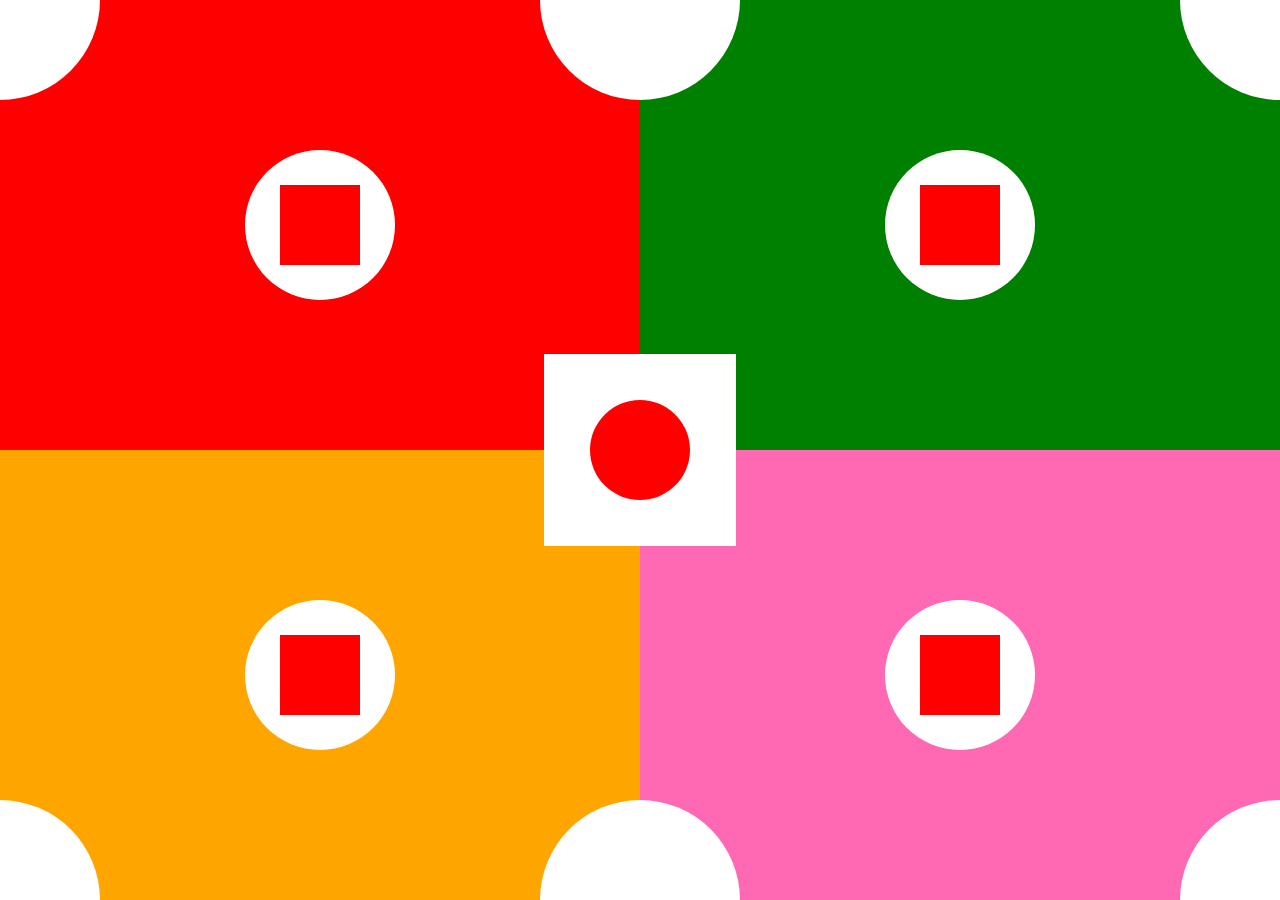
<file: Personal Website Version 1.2/assests/projects/Assignment 01 - Absolute Position/index.html>
<!DOCTYPE html>
<html lang="en">
<head>
    <meta charset="UTF-8" >
    <title>Absolute Position | Projects</title>
    <link rel="stylesheet" href="assests/css/normalize%20-%20CSS%20Reset%20Library.css">
    <link rel="icon" href="assests/icon/tab%20logo%20-%20new%203.png">
    <style>

        /*======================================section 1======================================*/
        body > section:nth-child(1) {
            width: 50vw;
            height: 50vh;
            background: red;
            position: absolute;
            top: 0;
            left: 0;
        }
        body > section:nth-child(1) > div:nth-child(1) {
            width: 150px;
            height: 150px;
            border-radius: 100%;
            background-color: white;
            position: absolute;
            top: 50%;
            left: 50%;
            transform: translate(-50%, -50%);
        }
        body > section:nth-child(1) > div:nth-child(1) > div {
            width: 80px;
            height: 80px;
            background: red;
            position: absolute;
            top: 50%;
            left: 50%;
            transform: translate(-50%, -50%);
        }
        body > section:nth-child(1) > div:nth-child(2) {
            /*width: 150px;
            height: 150px;
            border-radius: 100%;
            background-color: white;
            position: absolute;
            top: 0%;
            left: 0%;
            transform: translate(-50%, -50%);*/

            width: 100px;
            height: 100px;
            background: white;
            position: absolute;
            border-radius: 0 0 0 100px;
            -moz-border-radius: 0 0 0 100px;
            -webkit-border-radius: 0 0 0 100px;
            transform: rotate(-90deg);
        }
        body > section:nth-child(1) > div:nth-child(3) {
            width: 100px;
            height: 100px;
            background: white;
            border-radius: 0 0 0 100px;
            -moz-border-radius: 0 0 0 100px;
            -webkit-border-radius: 0 0 0 100px;
            position: absolute;
            top: 0;
            right: 0;
            transform: translate(0%, 0%);
        }

        /*======================================section 2======================================*/
        body > section:nth-child(2) {
            width: 50vw;
            height: 50vh;
            background: green;
            position: absolute;
            top: 0;
            right: 0;
        }
        body > section:nth-child(2) > div:nth-child(1) {
            width: 150px;
            height: 150px;
            border-radius: 100%;
            background-color: white;
            position: absolute;
            top: 50%;
            left: 50%;
            transform: translate(-50%, -50%);
        }
        body > section:nth-child(2) > div:nth-child(1) > div {
            width: 80px;
            height: 80px;
            background: red;
            position: absolute;
            top: 50%;
            left: 50%;
            transform: translate(-50%, -50%);
        }
        body > section:nth-child(2) > div:nth-child(2) {
            width: 100px;
            height: 100px;
            background: white;
            position: absolute;
            top: 0%;
            left: 0%;
            border-radius: 0 0 0 100px;
            -moz-border-radius: 0 0 0 100px;
            -webkit-border-radius: 0 0 0 100px;
            transform: rotate(-90deg);

        }
        body > section:nth-child(2) > div:nth-child(3) {
            width: 100px;
            height: 100px;
            background: white;
            border-radius: 0 0 0 100px;
            -moz-border-radius: 0 0 0 100px;
            -webkit-border-radius: 0 0 0 100px;
            position: absolute;
            top: 0;
            right: 0;
            transform: translate(0%, 0%);
        }

        /*======================================section 3======================================*/
        body > section:nth-child(3) {
            width: 50vw;
            height: 50vh;
            background: orange;
            position: absolute;
            bottom: 0;
            left: 0;
        }
        body > section:nth-child(3) > div:nth-child(1) {
            width: 150px;
            height: 150px;
            border-radius: 100%;
            background-color: white;
            position: absolute;
            top: 50%;
            left: 50%;
            transform: translate(-50%, -50%);
        }
        body > section:nth-child(3) > div:nth-child(1) > div {
            width: 80px;
            height: 80px;
            background: red;
            position: absolute;
            top: 50%;
            left: 50%;
            transform: translate(-50%, -50%);
        }
        body > section:nth-child(3) > div:nth-child(2) {
            width: 100px;
            height: 100px;
            background: white;
            border-radius: 0 0 0 100px;
            -moz-border-radius: 0 0 0 100px;
            -webkit-border-radius: 0 0 0 100px;
            position: absolute;
            bottom: 0;
            left: 0;
            transform: rotate(180deg);
        }
        body > section:nth-child(3) > div:nth-child(3) {
            width: 100px;
            height: 100px;
            background: white;
            border-radius: 0 0 0 100px;
            -moz-border-radius: 0 0 0 100px;
            -webkit-border-radius: 0 0 0 100px;
            position: absolute;
            bottom: 0;
            right: 0;
            transform: rotate(90deg);
        }

        /*======================================section 4======================================*/
        body > section:nth-child(4) {
            width: 50vw;
            height: 50vh;
            background: hotpink;
            position: absolute;
            bottom: 0;
            right: 0;
        }
        body > section:nth-child(4) > div:nth-child(1) {
            width: 150px;
            height: 150px;
            border-radius: 100%;
            background-color: white;
            position: absolute;
            top: 50%;
            left: 50%;
            transform: translate(-50%, -50%);
        }
        body > section:nth-child(4) > div:nth-child(1) > div {
            width: 80px;
            height: 80px;
            background: red;
            position: absolute;
            top: 50%;
            left: 50%;
            transform: translate(-50%, -50%);
        }
        body > section:nth-child(4) > div:nth-child(2) {
            width: 100px;
            height: 100px;
            background: white;
            border-radius: 0 0 0 100px;
            -moz-border-radius: 0 0 0 100px;
            -webkit-border-radius: 0 0 0 100px;
            position: absolute;
            bottom: 0;
            left: 0;
            transform: rotate(180deg);
        }
        body > section:nth-child(4) > div:nth-child(3) {
            width: 100px;
            height: 100px;
            background: white;
            border-radius: 0 0 0 100px;
            -moz-border-radius: 0 0 0 100px;
            -webkit-border-radius: 0 0 0 100px;
            position: absolute;
            bottom: 0;
            right: 0;
            transform: rotate(90deg);
        }

        /*======================================section 5======================================*/
        body > section:nth-child(5) {
            width: 50vw;
            height: 50vh;
        }
        body > section:nth-child(5) > div {
            width: 12em;
            height: 12em;
            background: white;
            position: absolute;
            top: 50%;
            left: 50%;
            transform: translate(-50%, -50%);
        }
        body > section:nth-child(5) > div > div {
            width: 100px;
            height: 100px;
            border-radius: 90%;
            background-color: red;
            position: absolute;
            top: 50%;
            left: 50%;
            transform: translate(-50%, -50%);
        }
    </style>
</head>
<body>

<!--======================================section 1======================================-->
<section>
    <div>
        <div></div>
    </div>

    <div></div>

    <div></div>
</section>

<!--======================================section 2======================================-->
<section>
    <div>
        <div></div>
    </div>

    <div></div>

    <div></div>
</section>

<!--======================================section 3======================================-->
<section>
    <div>
        <div></div>
    </div>

    <div></div>

    <div></div>
</section>

<!--======================================section 4======================================-->
<section>
    <div>
        <div></div>
    </div>

    <div></div>

    <div></div>
</section>

<!--======================================section 5======================================-->
<section>
    <div> <!--middle-->
        <div></div>
    </div>
</section>

</body>
</html>
</file>
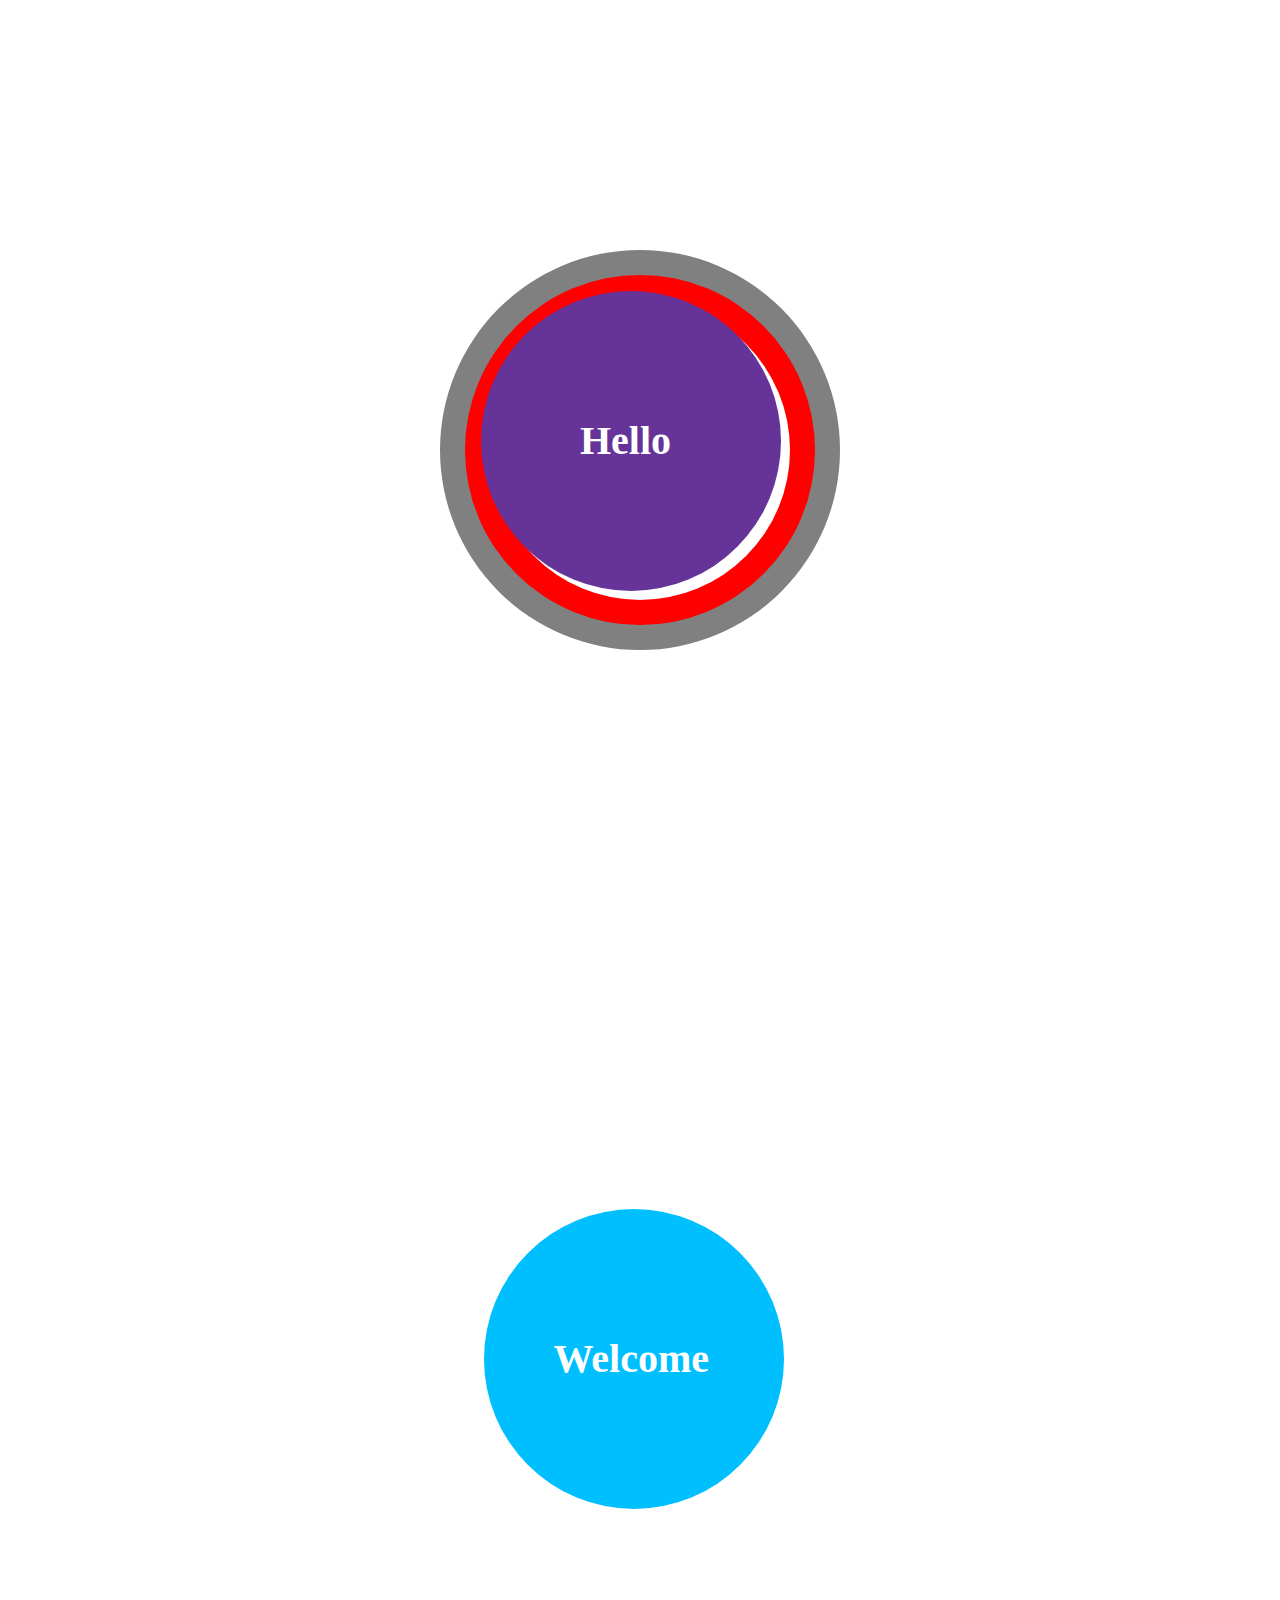
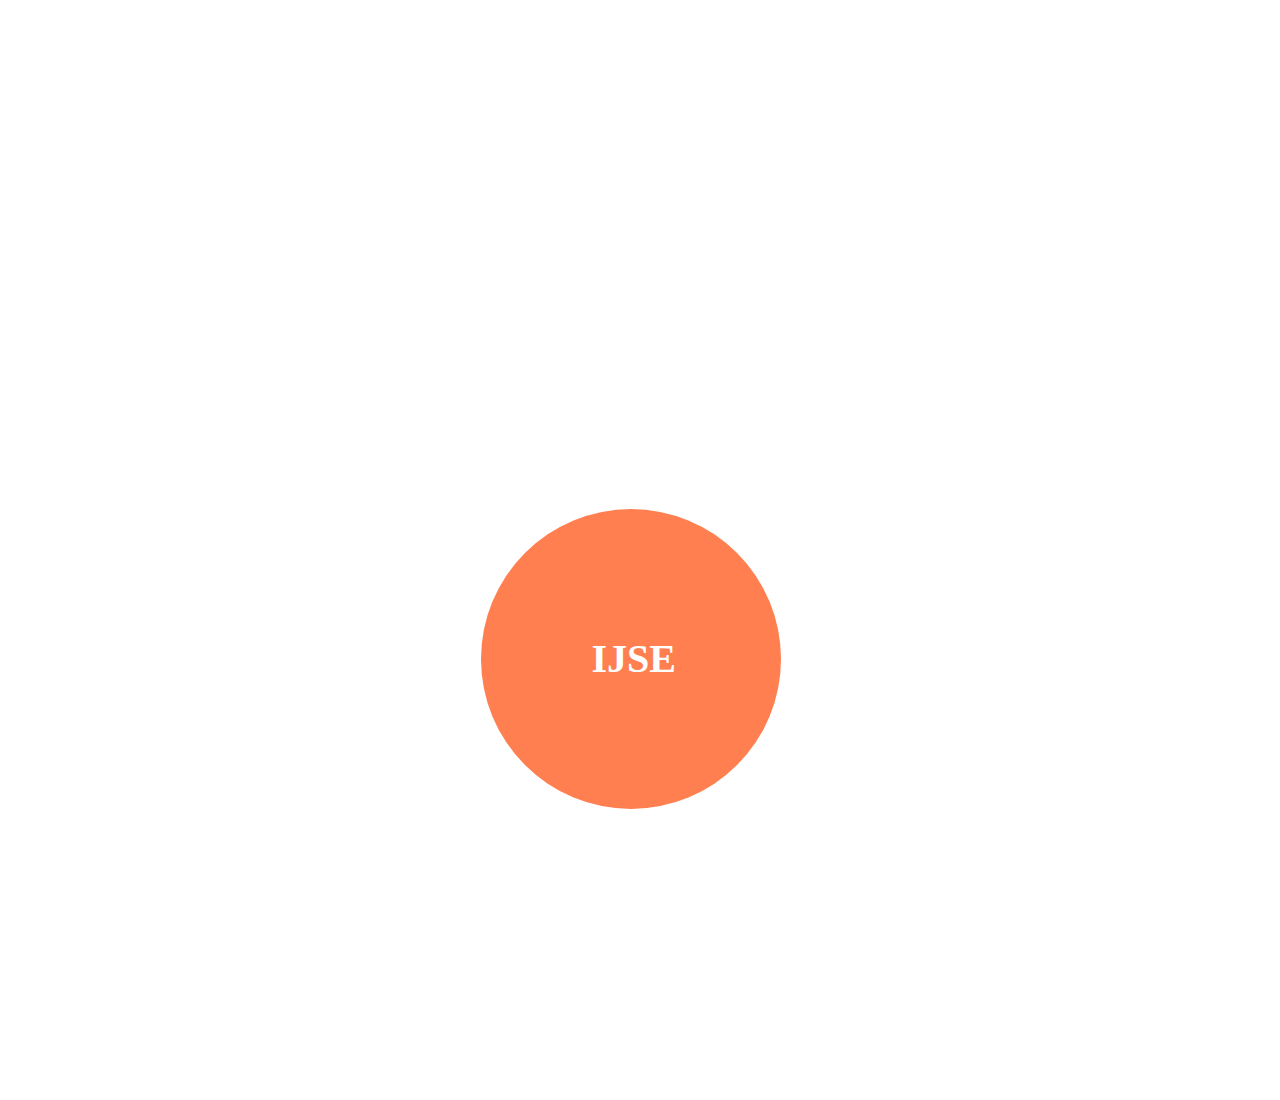
<file: Personal Website Version 1.2/assests/projects/Assignment 02 - Fixed Position/index.html>
<!DOCTYPE html>
<html lang="en">
<head>
    <meta charset="UTF-8">
    <link rel="stylesheet" href="assests/css/normalize%20-%20CSS%20Reset%20Library.css">
    <title>Fixed Position | Projects</title>
    <link rel="icon" href="assests/icon/tab%20logo%20-%20new%203.png">
    <style>
        body > section:nth-child(1){
            width: 400px;
            height: 400px;
            background: grey;
            border-radius: 250px;
            position: fixed;
            top: 0;
            bottom: 0;
            left: 0;
            right: 0;
            margin: auto;
            z-index: 1;
        }
        body > section:nth-child(2) {
            width: 350px;
            height: 350px;
            background: red;
            border-radius: 250px;
            position: fixed;
            top: 0;
            bottom: 0;
            left: 0;
            right: 0;
            margin: auto;
            z-index: 1;
        }
        body > section:nth-child(3) {
            width: 300px;
            height: 300px;
            background: white;
            border-radius: 250px;
            position: fixed;
            top: 0;
            bottom: 0;
            left: 0;
            right: 0;
            margin: auto;
            z-index: 1;
        }

        /*====================================HELLO CIRCLE====================================*/
        body > section:nth-child(4) {
            height: 100vh;
            width: 100vw;
            position: absolute;
        }
        body > section:nth-child(4) > div{
            width: 300px;
            height: 300px;
            background: rebeccapurple;
            border-radius: 250px;
            position: absolute;
            top: 50%;
            left: 50%;
            transform: translate(-53%,-53%);
            z-index: 2;
        }
        body > section:nth-child(4) > div > h1 {
            font-size: 40px;
            color: white;
            position: absolute;
            top: 50%;
            right: 50%;
            transform: translate(40px,-50px);
        }

        /*====================================WELCOME CIRCLE====================================*/
        body > section:nth-child(5) {
            height: 100vh;
            width: 100vw;
            position: absolute;
            top: 100vh;
        }
        body > section:nth-child(5) > div{
            width: 300px;
            height: 300px;
            background: deepskyblue;
            border-radius: 250px;
            position: absolute;
            top: 50%;
            left: 50%;
            transform: translate(-52%,-47%);
            z-index: 3;
        }
        body > section:nth-child(5) > div > h1 {
            font-size: 40px;
            color: white;
            position: absolute;
            top: 50%;
            right: 50%;
            transform: translate(75px,-50px);
        }

        /*====================================IJSE CIRCLE====================================*/
        body > section:nth-child(6) {
            height: 100vh;
            width: 100vw;
            position: absolute;
            top: 200vh;
        }
        body > section:nth-child(6) > div{
            width: 300px;
            height: 300px;
            background: coral;
            border-radius: 250px;
            position: absolute;
            top: 50%;
            left: 50%;
            transform: translate(-53%,-47%);
            z-index: 3;
        }
        body > section:nth-child(6) > div > h1 {
            font-size: 40px;
            color: white;
            position: absolute;
            top: 50%;
            right: 50%;
            transform: translate(45px,-50px);
        }

    </style>
</head>
<body>

<section></section>
<section></section>
<section></section>

<section>
    <div>
        <h1>Hello</h1>
    </div>
</section>

<section>
    <div>
        <h1>Welcome</h1>
    </div>
</section>

<section>
    <div>
        <h1>IJSE</h1>
    </div>
</section>

</body>
</html>
</file>
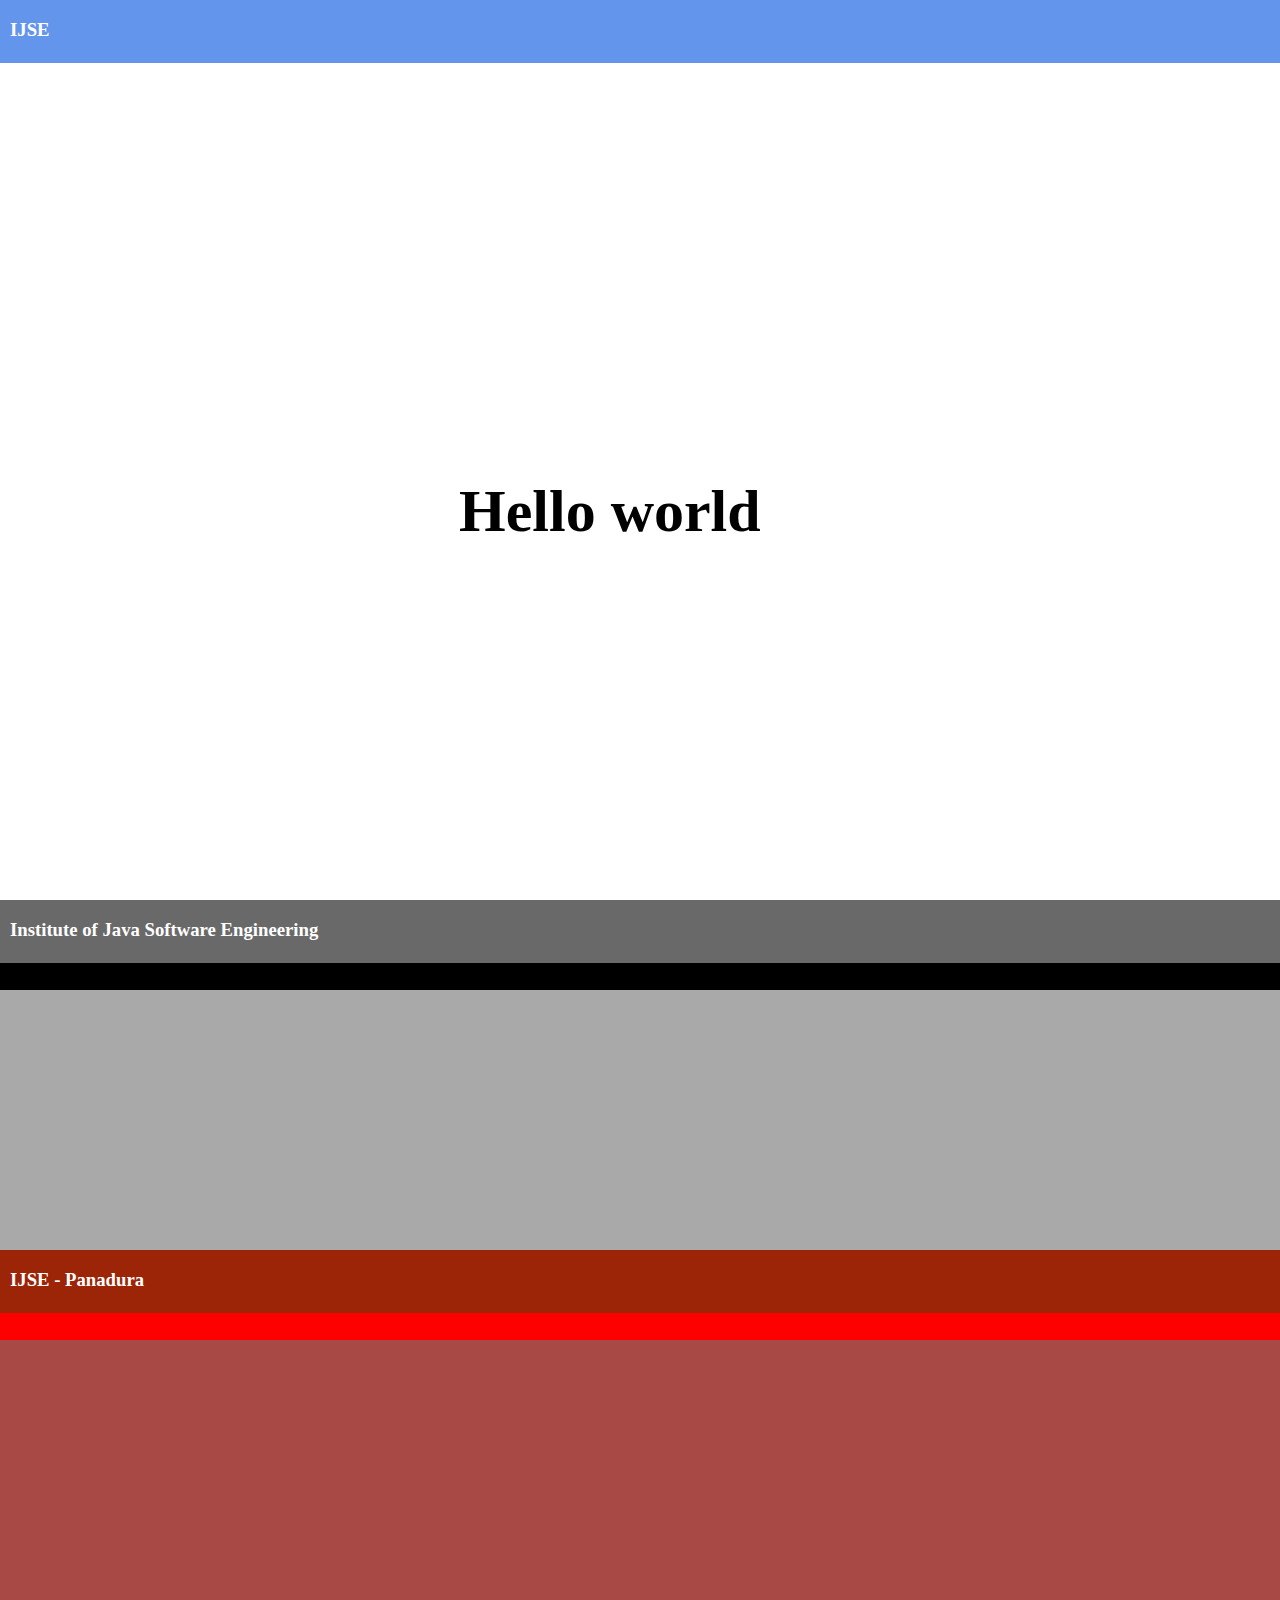
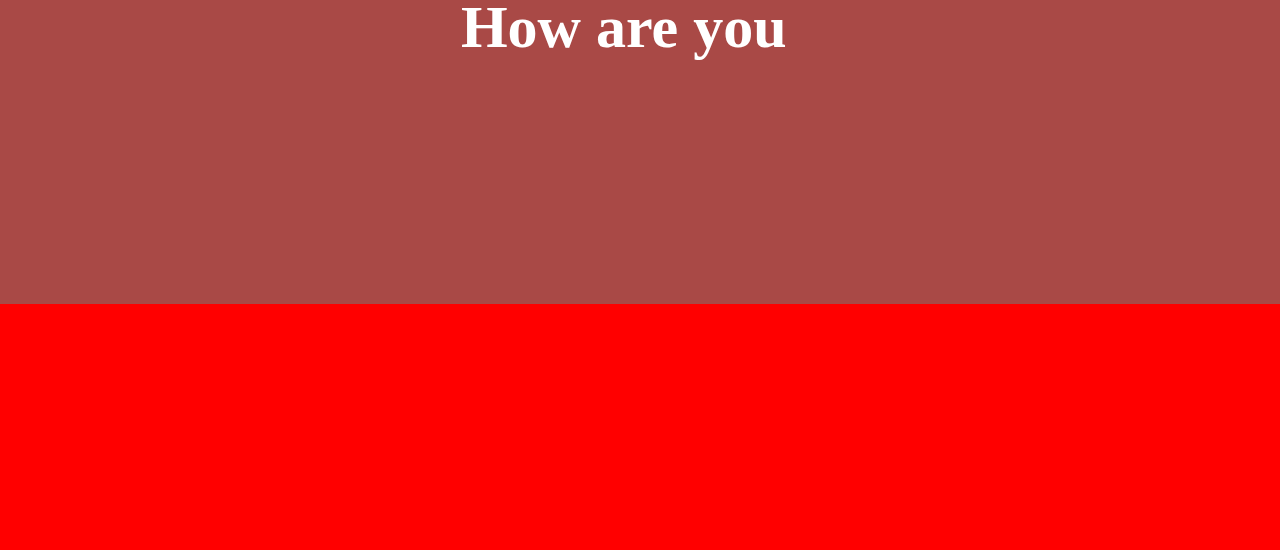
<file: Personal Website Version 1.2/assests/projects/Assignment 03 - Sticky Position/index.html>
<!DOCTYPE html>
<html lang="en">
<head>
    <meta charset="UTF-8">
    <link rel="stylesheet" href="assests/css/normalize%20-%20CSS%20Reset%20Library.css">
    <title>Sticky Position | Projects</title>
    <link rel="icon" href="assests/icon/tab%20logo%20-%20new%203.png">
    <style>

        /*=========================1st Page.=========================*/
        section:nth-child(1) {
            background: white;
            height: 100vh;
            width: 100vw;
        }
        section:nth-child(1) > div:nth-child(1) {
            background: cornflowerblue;
            width: 100%;
            height: 62.5px;
            position: sticky;
            top: 0;
            left: 0;
            z-index: 2;
        }
        section:nth-child(1) > div:nth-child(1) > h3 {
            color: white;
            position: absolute;
            left: 10px;
        }
        section:nth-child(1) > div:nth-child(2) {
            width: 100vw;
            height: 100vh;
            background: white;
            position: absolute;
            top: 10%;
        }
        section:nth-child(1) > div:nth-child(2) > h1 {
            font-size: 60px;
            color: black;
            position: absolute;
            top: 50%;
            left: 50%;
            transform: translate(-60%,-150%);
        }

        /*=========================2nd Page=========================*/
        section:nth-child(2) {
            background: black;
            height: 100vh;
            width: 100vw;
            position: absolute;
            top: 100vh;
        }
        section:nth-child(2) > div:nth-child(1) {
            background: dimgrey;
            width: 100%;
            height: 62.5px;
            position: sticky;
            top: 0;
            left: 0;
            z-index: 2;
        }
        section:nth-child(2) > div:nth-child(1) > h3 {
            color: white;
            position: absolute;
            left: 10px;
        }
        section:nth-child(2) > div:nth-child(2) {
            width: 100vw;
            height: 100vh;
            background: darkgray;
            position: absolute;
            top: 10%;
        }
        section:nth-child(2) > div:nth-child(2) > h1 {
            font-size: 60px;
            color: white;
            position: absolute;
            top: 50%;
            left: 50%;
            transform: translate(-55%,-100%);
        }

        /*=========================3rd Page=========================*/
        section:nth-child(3) {
            background: red;
            height: 100vh;
            width: 100vw;
            position: absolute;
            top: 1250px;
        }
        section:nth-child(3) > div:nth-child(1) {
            background: #9c2407;
            width: 100%;
            height: 62.5px;
            position: sticky;
            top: 0;
            left: 0;
            z-index: 2;
        }
        section:nth-child(3) > div:nth-child(1) > h3 {
            color: white;
            position: absolute;
            left: 10px;
        }
        section:nth-child(3) > div:nth-child(2) {
            width: 100vw;
            height: 564.2031px;
            background: #a94946;
            position: absolute;
            top: 10%;
        }
        section:nth-child(3) > div:nth-child(2) > h1 {
            font-size: 60px;
            color: white;
            position: absolute;
            top: 50%;
            left: 50%;
            transform: translate(-55%,-100%);
        }

    </style>
</head>
<body>

<section>
    <div>
        <h3>IJSE </h3>
    </div>
    <div>
        <h1>Hello world</h1>
    </div>
</section>


<section>
    <div>
        <h3>Institute of Java Software Engineering</h3>
    </div>
    <div>
        <h1>Good Morning</h1>
    </div>
</section>


<section>
    <div>
        <h3>IJSE - Panadura</h3>
    </div>
    <div>
        <h1>How are you</h1>
    </div>
</section>

</body>
</html>
</file>
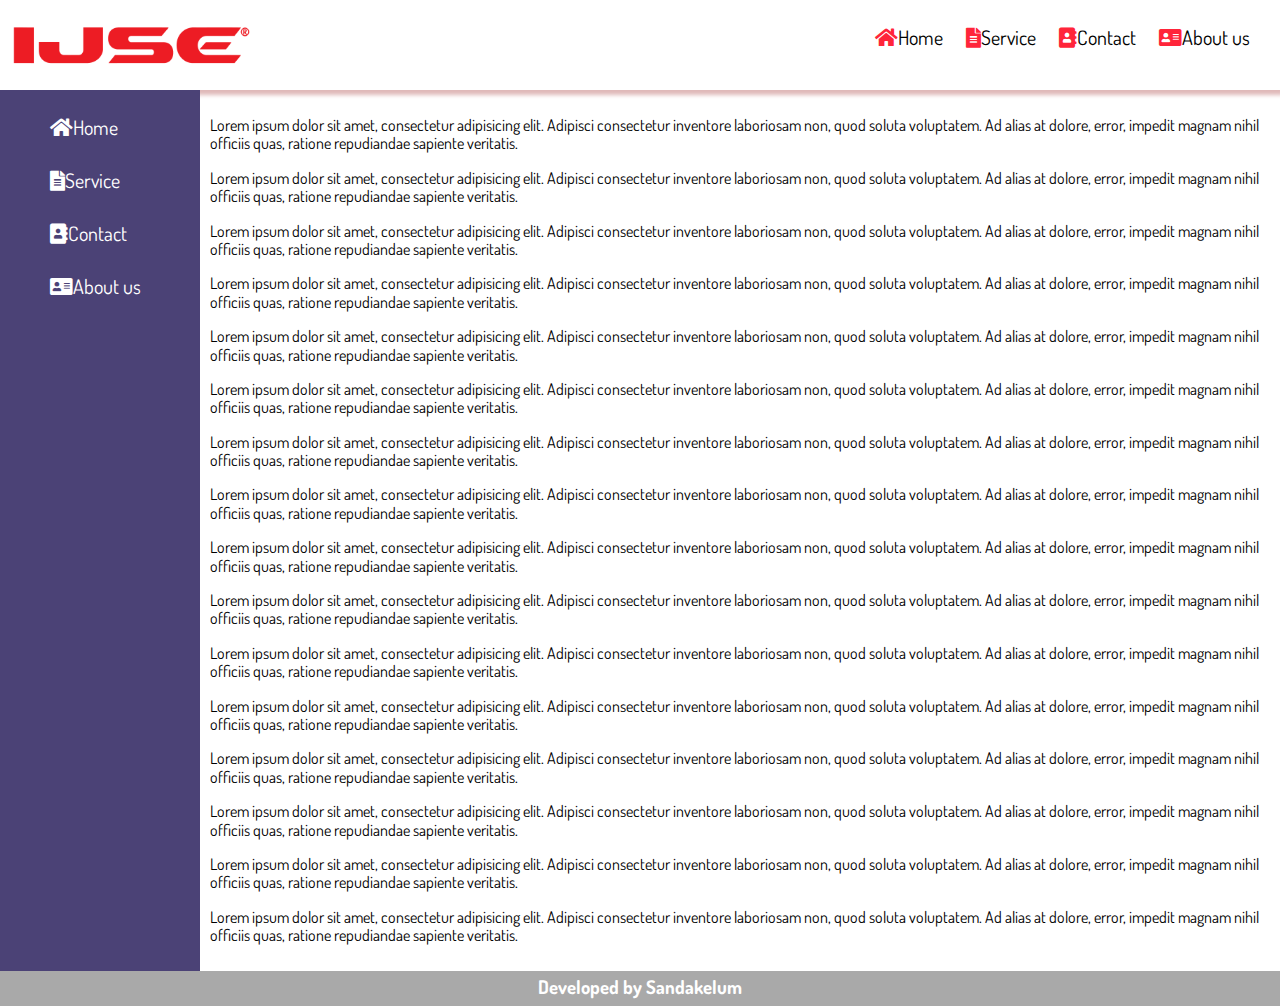
<file: Personal Website Version 1.2/assests/projects/Assignment 04 - Side Navigation bar/index.html>
<!DOCTYPE html>
<html lang="en">
<head>
    <meta charset="UTF-8">
    <link rel="stylesheet" href="assests/css/normalize%20-%20CSS%20Reset%20Library.css">
    <link rel="preconnect" href="https://fonts.gstatic.com">
    <link href="https://fonts.googleapis.com/css2?family=Dosis&display=swap" rel="stylesheet">
    <link rel="stylesheet" href="assests/fontawesome/css/all.css">
    <title>Side Navigation Bar | Projects</title>
    <link rel="icon" href="assests/icon/tab%20logo%20-%20new%203.png">
    <style>
        * {
            font-family: 'Dosis', sans-serif;
        }

        /*============================header============================*/
        header {
            height: 90px;
            background: white;
            box-shadow: 1px 2px 4px 3px #e0b9b9 ;
            position: relative;
        }
        header > img {
            width: 245px;
            padding: 10px;
        }
        header > ul {
            position: absolute;
            right: 20px;
            top: 0;
            list-style: none;
        }
        header > ul > li {
            display: inline-block;
            font-size: 20px;
            margin: 10px;
        }
        header > ul > li > i {
            color: #ff253a;
        }

        /*============================footer============================*/
        body > footer {
            height: 35px;
            background: darkgray;
            padding: 0;
        }
        footer > h3 {
            color: white;
            text-align: center;
            padding: 5px;
            margin: 0;
        }

        /*============================main============================*/
        main {
            position: relative;
        }
        main > nav {
            width: 200px;
            background-color: #4b4276;
            position: absolute;
            top: 0;
            bottom: 0;
        }
        main > nav > ul {
            list-style: none;
        }
        main > nav > ul > li {
            color: white;
            font-size: 20px;
            padding: 10px;
            margin-top: 10px;
        }
        main > section {
            margin-left: 200px;
            padding: 10px;
        }


    </style>
</head>
<body>

<header>
    <img src="assests/img/ijse.png" alt="ijse-logo">
    <ul>
        <li> <i class="fas fa-home"></i>Home</li>
        <li><i class="fas fa-file-alt"></i>Service</li>
        <li><i class="fas fa-address-book"></i>Contact</li>
        <li><i class="fas fa-address-card"></i>About us</li>
    </ul>
</header>

<main>
    <nav>
        <ul>
            <li> <i class="fas fa-home"></i>Home</li>
            <li><i class="fas fa-file-alt"></i>Service</li>
            <li><i class="fas fa-address-book"></i>Contact</li>
            <li><i class="fas fa-address-card"></i>About us</li>
        </ul>
    </nav>
    <section>
        <div></div>
        <p>Lorem ipsum dolor sit amet, consectetur adipisicing elit. Adipisci consectetur
            inventore laboriosam non, quod soluta voluptatem. Ad alias at dolore, error,
            impedit magnam nihil officiis quas, ratione repudiandae sapiente veritatis.</p>
        <p>Lorem ipsum dolor sit amet, consectetur adipisicing elit. Adipisci consectetur
            inventore laboriosam non, quod soluta voluptatem. Ad alias at dolore, error,
            impedit magnam nihil officiis quas, ratione repudiandae sapiente veritatis.</p>
        <p>Lorem ipsum dolor sit amet, consectetur adipisicing elit. Adipisci consectetur
            inventore laboriosam non, quod soluta voluptatem. Ad alias at dolore, error,
            impedit magnam nihil officiis quas, ratione repudiandae sapiente veritatis.</p>
        <p>Lorem ipsum dolor sit amet, consectetur adipisicing elit. Adipisci consectetur
            inventore laboriosam non, quod soluta voluptatem. Ad alias at dolore, error,
            impedit magnam nihil officiis quas, ratione repudiandae sapiente veritatis.</p>
        <p>Lorem ipsum dolor sit amet, consectetur adipisicing elit. Adipisci consectetur
            inventore laboriosam non, quod soluta voluptatem. Ad alias at dolore, error,
            impedit magnam nihil officiis quas, ratione repudiandae sapiente veritatis.</p>
        <p>Lorem ipsum dolor sit amet, consectetur adipisicing elit. Adipisci consectetur
            inventore laboriosam non, quod soluta voluptatem. Ad alias at dolore, error,
            impedit magnam nihil officiis quas, ratione repudiandae sapiente veritatis.</p>
        <p>Lorem ipsum dolor sit amet, consectetur adipisicing elit. Adipisci consectetur
            inventore laboriosam non, quod soluta voluptatem. Ad alias at dolore, error,
            impedit magnam nihil officiis quas, ratione repudiandae sapiente veritatis.</p>
        <p>Lorem ipsum dolor sit amet, consectetur adipisicing elit. Adipisci consectetur
            inventore laboriosam non, quod soluta voluptatem. Ad alias at dolore, error,
            impedit magnam nihil officiis quas, ratione repudiandae sapiente veritatis.</p>
        <p>Lorem ipsum dolor sit amet, consectetur adipisicing elit. Adipisci consectetur
            inventore laboriosam non, quod soluta voluptatem. Ad alias at dolore, error,
            impedit magnam nihil officiis quas, ratione repudiandae sapiente veritatis.</p>
        <p>Lorem ipsum dolor sit amet, consectetur adipisicing elit. Adipisci consectetur
            inventore laboriosam non, quod soluta voluptatem. Ad alias at dolore, error,
            impedit magnam nihil officiis quas, ratione repudiandae sapiente veritatis.</p>
        <p>Lorem ipsum dolor sit amet, consectetur adipisicing elit. Adipisci consectetur
            inventore laboriosam non, quod soluta voluptatem. Ad alias at dolore, error,
            impedit magnam nihil officiis quas, ratione repudiandae sapiente veritatis.</p>
        <p>Lorem ipsum dolor sit amet, consectetur adipisicing elit. Adipisci consectetur
            inventore laboriosam non, quod soluta voluptatem. Ad alias at dolore, error,
            impedit magnam nihil officiis quas, ratione repudiandae sapiente veritatis.</p>
        <p>Lorem ipsum dolor sit amet, consectetur adipisicing elit. Adipisci consectetur
            inventore laboriosam non, quod soluta voluptatem. Ad alias at dolore, error,
            impedit magnam nihil officiis quas, ratione repudiandae sapiente veritatis.</p>
        <p>Lorem ipsum dolor sit amet, consectetur adipisicing elit. Adipisci consectetur
            inventore laboriosam non, quod soluta voluptatem. Ad alias at dolore, error,
            impedit magnam nihil officiis quas, ratione repudiandae sapiente veritatis.</p>
        <p>Lorem ipsum dolor sit amet, consectetur adipisicing elit. Adipisci consectetur
            inventore laboriosam non, quod soluta voluptatem. Ad alias at dolore, error,
            impedit magnam nihil officiis quas, ratione repudiandae sapiente veritatis.</p>
        <p>Lorem ipsum dolor sit amet, consectetur adipisicing elit. Adipisci consectetur
            inventore laboriosam non, quod soluta voluptatem. Ad alias at dolore, error,
            impedit magnam nihil officiis quas, ratione repudiandae sapiente veritatis.</p>
    </section>
</main>

<footer>
    <h3>Developed by Sandakelum</h3>
</footer>

</body>
</html>
</file>
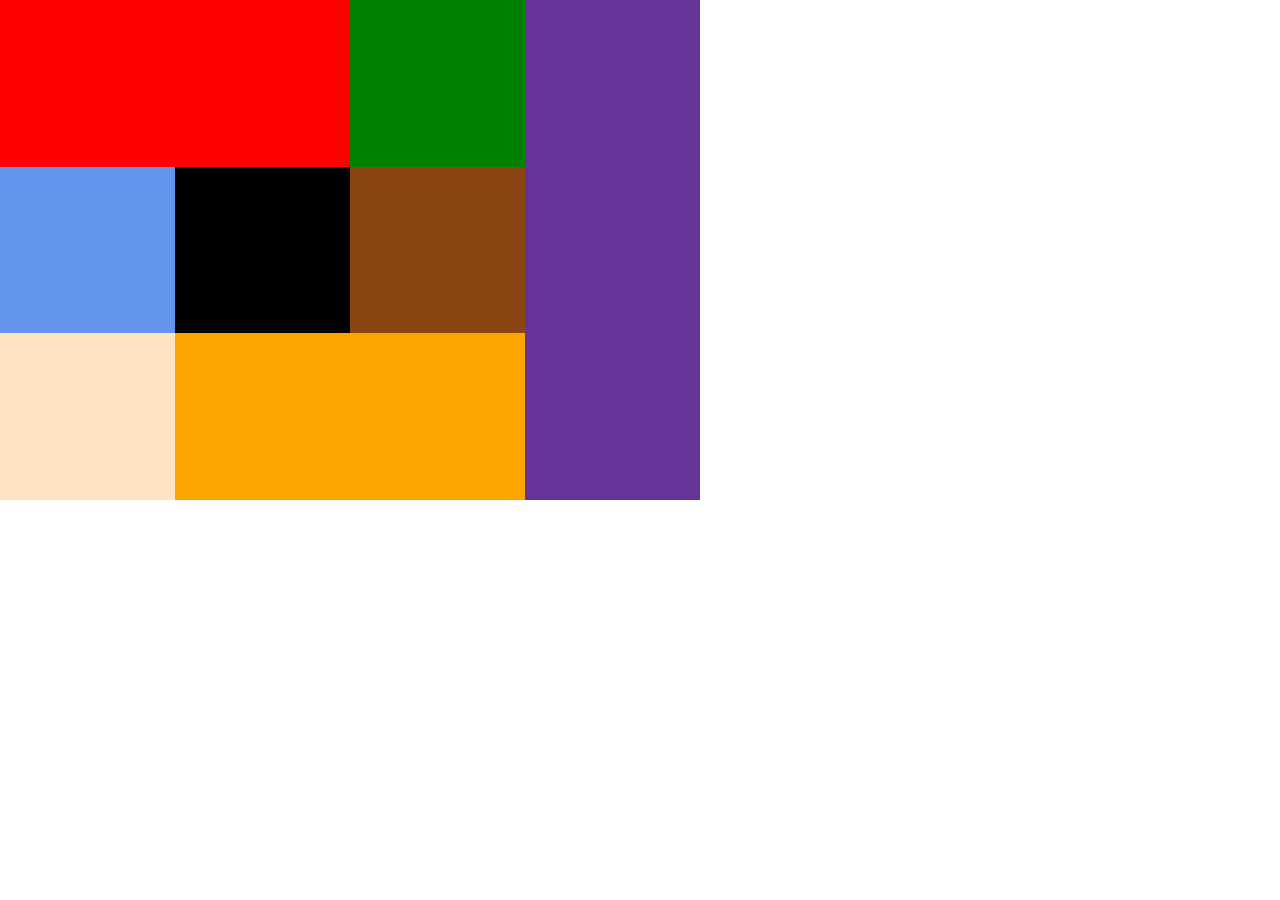
<file: Personal Website Version 1.2/assests/projects/Assignment 05 - Grid/index.html>
<!DOCTYPE html>
<html lang="en">
<head>
    <meta charset="UTF-8">
    <link rel="stylesheet" href="assests/css/normalize%20-%20CSS%20Reset%20Library.css">
    <title>Grid Layout | Projects</title>
    <link rel="icon" href="assests/icon/tab%20logo%20-%20new%203.png">
    <style>
        section {
            width: 700px;
            height: 500px;
            /*border: 1px solid darkred;*/
            display: grid;
            grid-template-rows: repeat(3,1fr);
            grid-template-columns: repeat(4,1fr);
        }
        section > div:nth-child(1) {
            grid-column: 1/3;
        }
        section > div:nth-child(4) {
            grid-column: 4/5;
            grid-row: 1/4;
        }
        section > div:nth-child(8) {
            grid-column: 2/4;
            /*grid-row: 1/4;*/
        }
    </style>
</head>
<body>
<section>
    <div style="background: red"></div>
    <div style="background: green"></div>
    <div style="background: cornflowerblue"></div>
    <div style="background: rebeccapurple"></div>

    <div style="background: black"></div>
    <div style="background: saddlebrown"></div>
    <div style="background: bisque"></div>
    <div style="background: orange"></div>

    <div style="background: blue"></div>
    <div style="background: yellow"></div>
    <div style="background: deeppink"></div>
    <div style="background: cadetblue"></div>
</section>

</body>
</html>
</file>
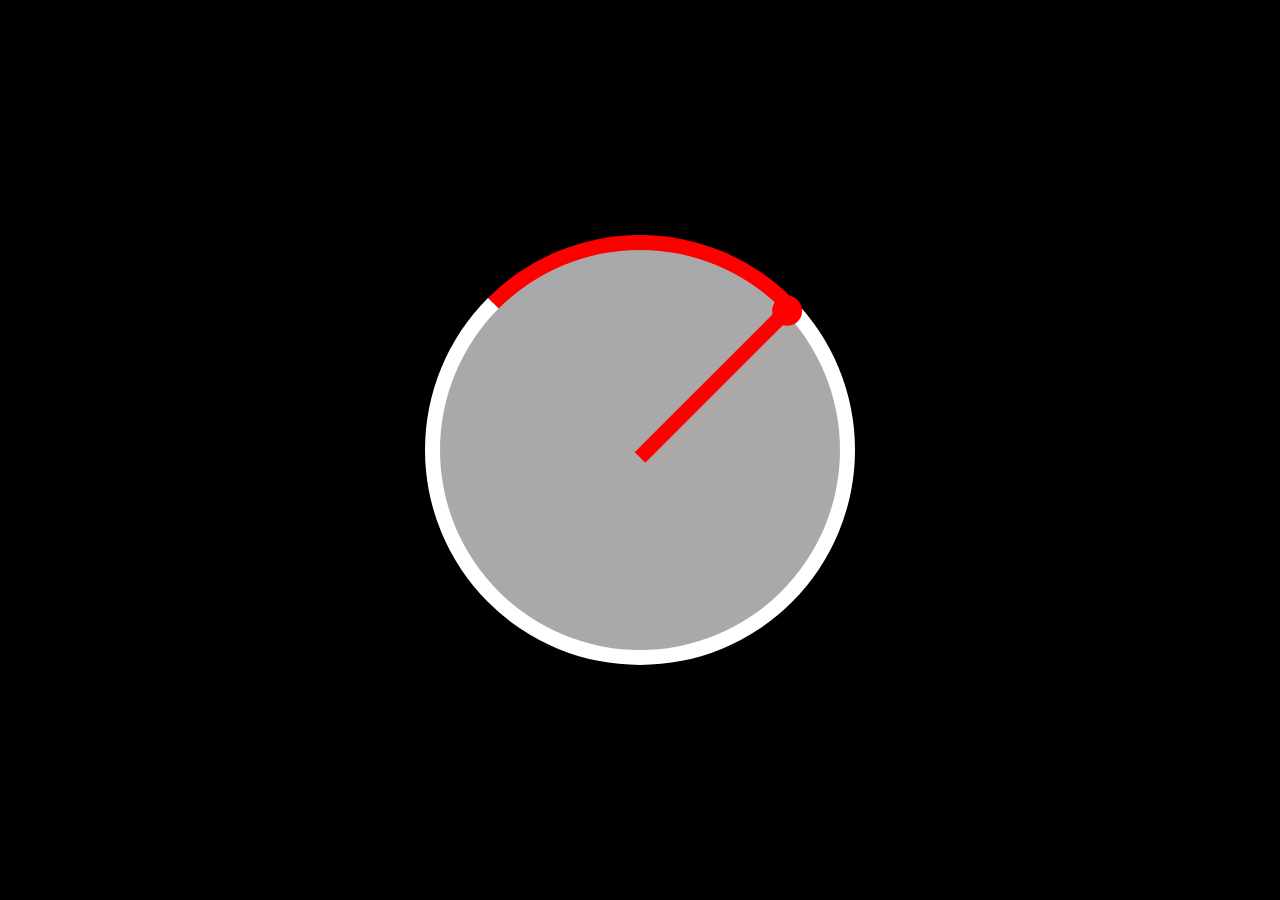
<file: Personal Website Version 1.2/assests/projects/Assignment 07 - Animation (Speed Meter Animation)/index.html>
<!DOCTYPE html>
<html lang="en">
<head>
    <meta charset="UTF-8">
    <link rel="stylesheet" href="assests/css/normalize%20-%20CSS%20Reset%20Library.css">
    <title>Speed Meter Animation | Projects</title>
    <link rel="icon" href="assests/icon/tab%20logo%20-%20new%203.png">
    <style>
        body {
            background: black;
        }
        .circle {
            width: 400px;
            height: 400px;
            background: darkgray;
            border-radius: 100%;
            border: 15px white solid;
            position: absolute;
            top: 0;
            bottom: 0;
            right: 0;
            left: 0;
            margin: auto;
            border-top: 15px solid red;
            animation-name: rotation;
            animation-duration: 4s;
            animation-iteration-count: infinite;
        }
        .radius {
            width: 50%;
            height: 15px;
            background-color: red;
            position: absolute;
            left: 50%;
            top: 50%;
            transform-origin: left center;
            transform: rotate(-45deg);
        }
        .ball {
            width: 30px;
            height: 30px;
            background: red;
            position: absolute;
            left: 100%;
            transform: translate(-24%,-24%);
            border-radius: 100%;
        }
        @keyframes rotation {
            to {
                transform: rotate(360deg);
            }
        }
    </style>
</head>
<body>

<div class="circle">
    <div class="radius">
        <div class="ball"></div>
    </div>
</div>


</body>
</html>
</file>
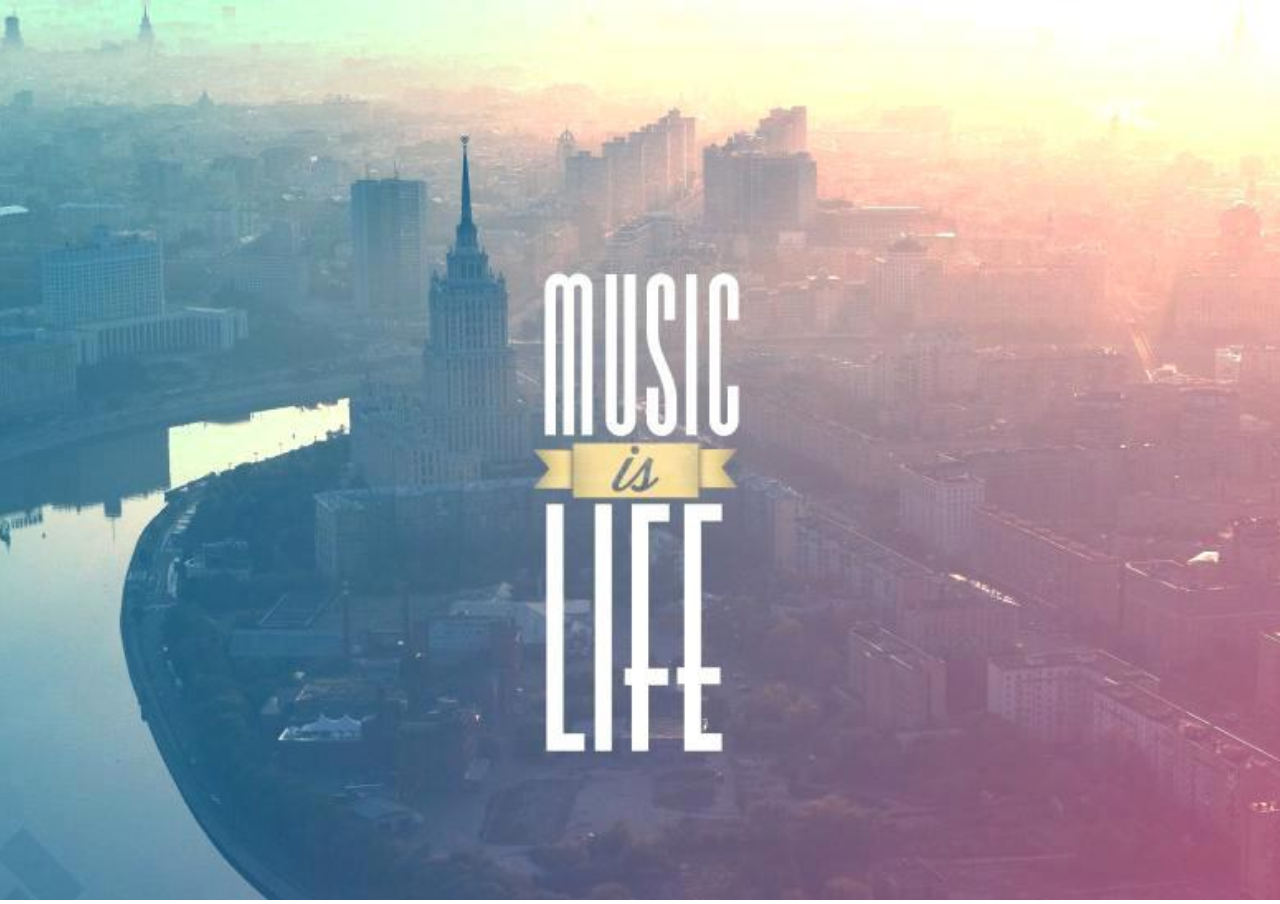
<file: Personal Website Version 1.2/assests/projects/Assignment 08 - Animation (Img Slider Animation)/index.html>
<!DOCTYPE html>
<html lang="en">
<head>
    <meta charset="UTF-8">
    <link rel="stylesheet" href="assests/css/normalize%20-%20CSS%20Reset%20Library.css">
    <title>Image Slider | Projects</title>
    <link rel="icon" href="assests/icon/tab%20logo%20-%20new%203.png">
    <style>
        body {
            overflow: hidden;
        }
        div {
            position: relative;
            width: 1000%;
            margin: 0;
            left: 0;
            animation: 30s slider infinite;
        }
        div img {
            width: 100vw;
            height: 100vh;
            object-fit: cover;
        }
        @keyframes slider {
            0% {
                left: 0;
            }
            25% {
                left: -100%;
            }
            50% {
                left: -200%;
            }
        }
    </style>
</head>
<body>

<div>
    <img src="assests/img/wallpaper-para-pc-hd-tumblr%20-%20Copy%20-%20Copy.jpg">
    <img src="assests/img/simple_3-1024x640.png">
    <img src="assests/img/6005397-minimalist-wallpaper%20-%20Copy%20-%20Copy.png">
</div>


</body>
</html>
</file>
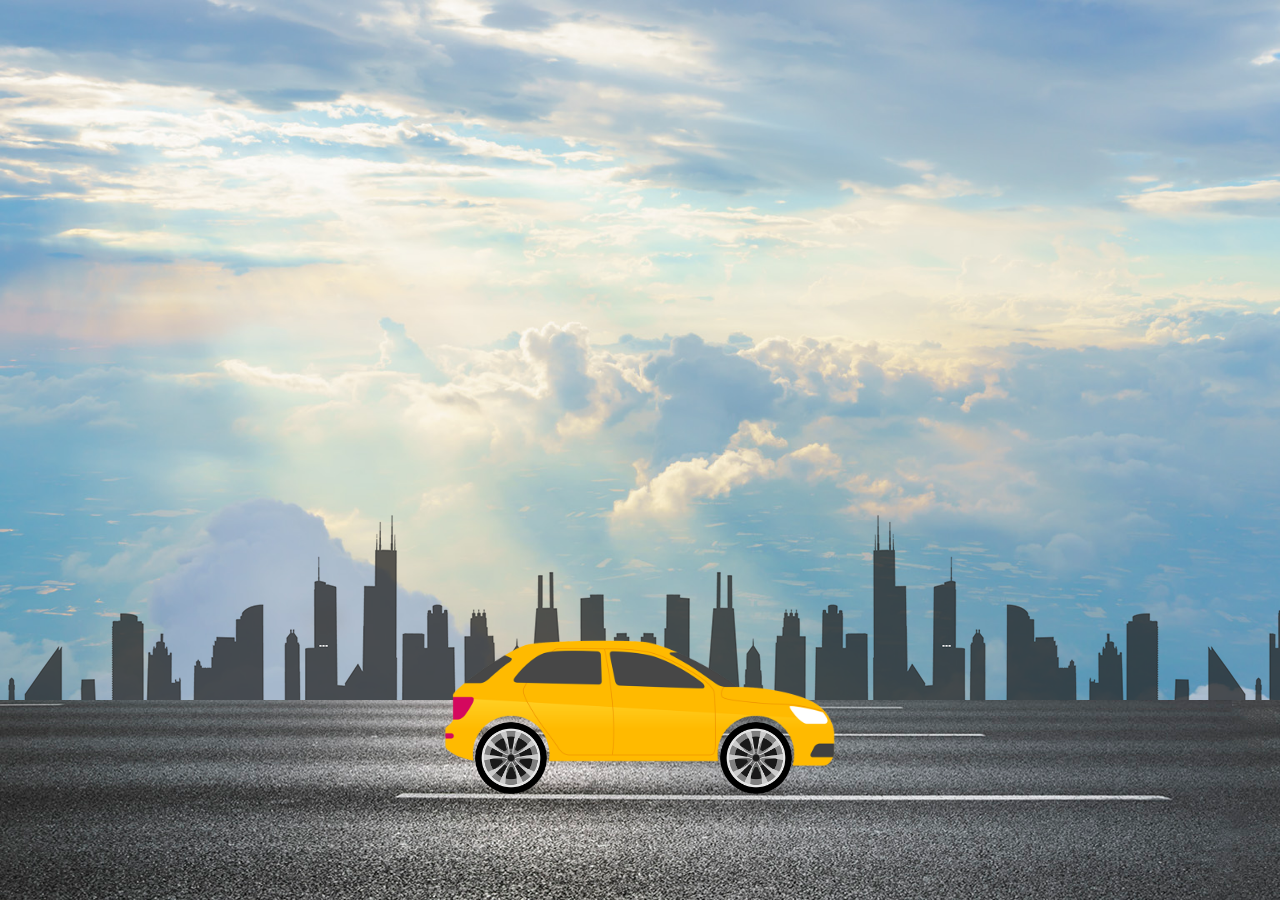
<file: Personal Website Version 1.2/assests/projects/Assignment 09 - Animation (Car Animation)/index.html>
<!DOCTYPE html>
<html lang="en">
<head>
    <meta charset="UTF-8">
    <link rel="stylesheet" href="assests/css/normalize%20-%20CSS%20Reset%20Library.css">
    <title>Car Animation | Projects</title>
    <link rel="icon" href="assests/icon/tab%20logo%20-%20new%203.png">
    <style>
        #sky {
            height: 100vh;
            width: 100%;
            background-image: url("assests/img/sky.jpg");
            background-size: cover;
            background-position: center;
            position: relative;
            overflow-x: hidden;
        }
        #road {
            height: 200px;
            width: 500%;
            display: block;
            background-image: url("assests/img/road.jpg");
            position: absolute;
            bottom: 0;
            left: 0;
            right: 0;
            z-index: 1;
            animation: road 7s infinite;
        }
        @keyframes road {
            100% {
                transform: translateX(-3000px);
            }
        }
        #city {
            height: 200px;
            width: 500%;
            display: block;
            background-image: url("assests/img/city.png");
            position: absolute;
            bottom: 200px;
            left: 0;
            right: 0;
            z-index: 1;
            animation: city 7s infinite;
        }
        @keyframes city {
            100% {
                transform: translateX(-1400px);
            }
        }
        #car {
            width: 400px;
            position: absolute;
            left: 50%;
            bottom: 100px;
            transform: translateX(-50%);
            z-index: 2;
        }
        #car img {
            width: 400px;
        }
        #wheel {
            bottom: 178px;
            left: 50%;
            transform: translateX(-50%);
            position: absolute;
            z-index: 2;
        }
        #wheel img {
            width: 72px;
        }
        #front {
            position: absolute;
            left: 80px;
            animation: wheelrotate 7s infinite;
        }
        #back {
            position: absolute;
            left: -165px;
            animation: wheelrotate 7s infinite;
        }
        @keyframes wheelrotate {
            to {
                transform: rotate(360deg);
            }
        }
    </style>
</head>
<body>

<div id="sky">
    <div id="road"></div>
    <div id="city"></div>
    <div id="car">
        <img src="assests/img/car.png">
    </div>
    <div id="wheel">
        <img src="assests/img/wheel.png" id="front">
        <img src="assests/img/wheel.png" id="back">
    </div>
</div>

</body>
</html>
</file>
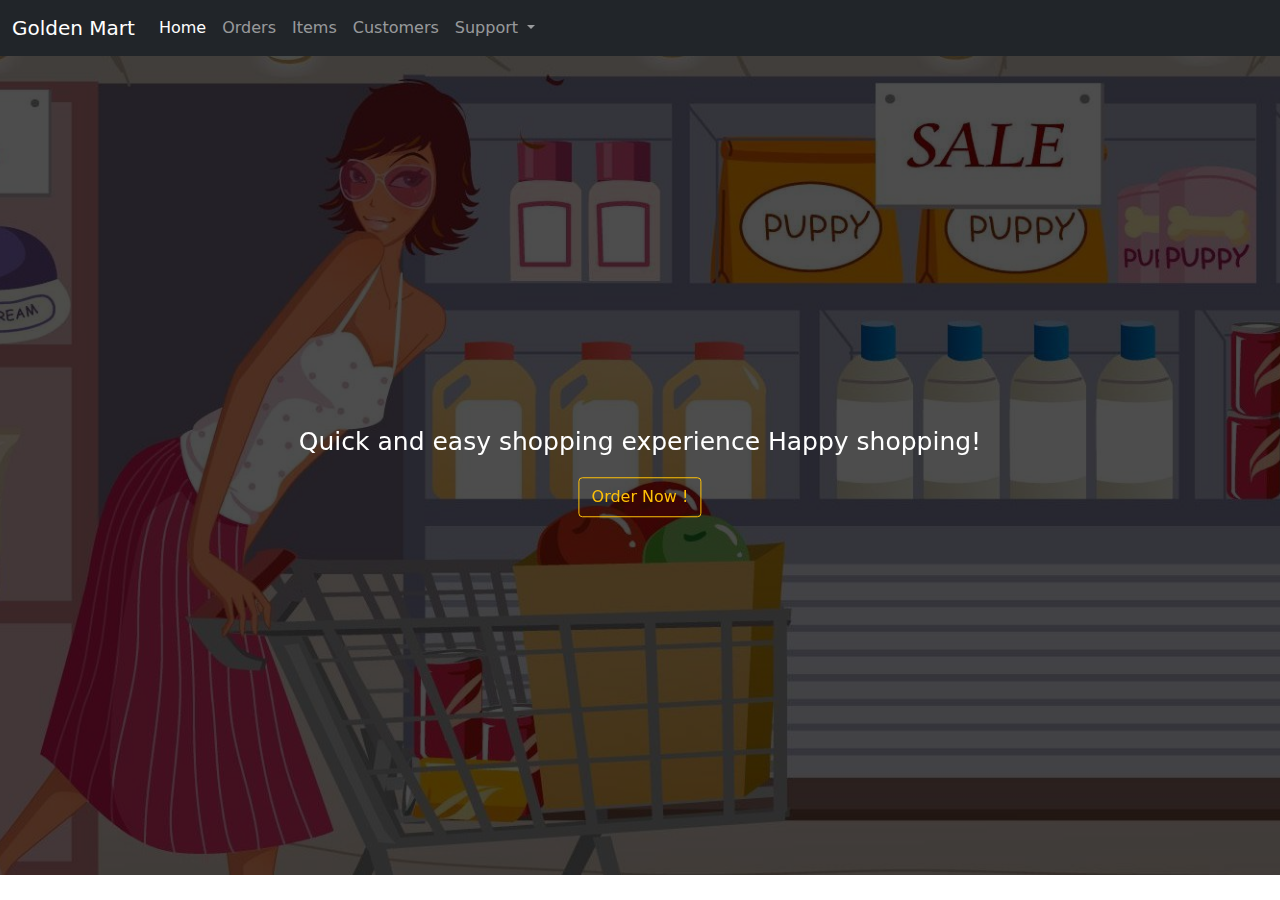
<file: Personal Website Version 1.2/assests/projects/Assignment 10 - Bootstrap (POS System Interface)/index.html>
<!DOCTYPE html>
<html lang="en">
<head>
    <meta charset="UTF-8">
    <meta name="viewport" content="width=device-width, initial-scale=1">
    <title>Home | Golden Mart</title>
    <link rel="stylesheet" href="assests/css/bootstrap.css">
    <link rel="icon" href="assests/icon/tab%20logo%20-%20new%203.png">
    <style>
        .carousel-item > img {
            height: 91vh;
            object-fit: cover;
            opacity: 30%;
        }

        .carousel-inner {
            background: black;
        }

        #getStart > p {
            color: white;
            font-size: 25px;
        }

        #getStart > a > button {
            position: absolute;
            left: 50%;
            transform: translateX(-50%);
            width: max-content;
            height: 40px;
        }

        #getStart {
            height: max-content;
            width: max-content;
            /*background: #0a53be;*/
            position: fixed;
            top: 50%;
            left: 50%;
            transform: translate(-50%, -50%);
        }

        /* button > a {
             text-decoration: none;
             color: #ffc107;
         }*/
    </style>
</head>
<body>

<!--NavBar-->
<nav class="navbar navbar-expand-lg navbar-dark bg-dark">
    <div class="container-fluid">
        <a class="navbar-brand" href="index.html">Golden Mart</a>
        <button class="navbar-toggler" type="button" data-bs-toggle="collapse" data-bs-target="#navbarNavDropdown"
                aria-controls="navbarNavDropdown" aria-expanded="false" aria-label="Toggle navigation">
            <span class="navbar-toggler-icon"></span>
        </button>
        <div class="collapse navbar-collapse" id="navbarNavDropdown">
            <ul class="navbar-nav">
                <li class="nav-item">
                    <a class="nav-link active" aria-current="page" href="index.html">Home</a>
                </li>
                <li class="nav-item">
                    <a class="nav-link" href="order.html">Orders</a>
                </li>
                <li class="nav-item">
                    <a class="nav-link" href="item.html">Items</a>
                </li>
                <li class="nav-item">
                    <a class="nav-link" href="customer.html">Customers</a>
                </li>
                <li class="nav-item dropdown">
                    <a class="nav-link dropdown-toggle" href="#" id="navbarDropdownMenuLink" role="button"
                       data-bs-toggle="dropdown" aria-expanded="false">
                        Support
                    </a>
                    <ul class="dropdown-menu" aria-labelledby="navbarDropdownMenuLink">
                        <li><a class="dropdown-item" href="#">Contact</a></li>
                        <li><a class="dropdown-item" href="#">FAQ</a></li>
                    </ul>
                </li>
            </ul>
        </div>
    </div>
</nav>


<!--Slider-->
<div id="carouselExampleSlidesOnly" class="carousel slide" data-bs-ride="carousel">
    <div class="carousel-inner">
        <div class="carousel-item active">
            <img src="assests/img/fashion-girl-shopping-wallpapers-girls-101802.jpg" class="d-block w-100"
                 alt="picture">
            <!--<p>Quick and easy shopping experience Happy shopping!</p>
            <button type="button" class="btn btn-outline-warning">Get start</button>-->
        </div>
        <div class="carousel-item">
            <img src="assests/img/supermarket_1920.jpg" class="d-block w-100" alt="picture">
            <!--<p>Quick and easy shopping experience Happy shopping!</p>
            <button type="button" class="btn btn-outline-warning">Get start</button>-->
        </div>

    </div>
</div>

<div id="getStart">
    <p>Quick and easy shopping experience Happy shopping!</p>
    <a href="order.html"> <button type="button" class="btn btn-outline-warning"> Order Now ! </button> </a>
</div>


<script src="assests/js/bootstrap.js"></script>
</body>
</html>
</file>
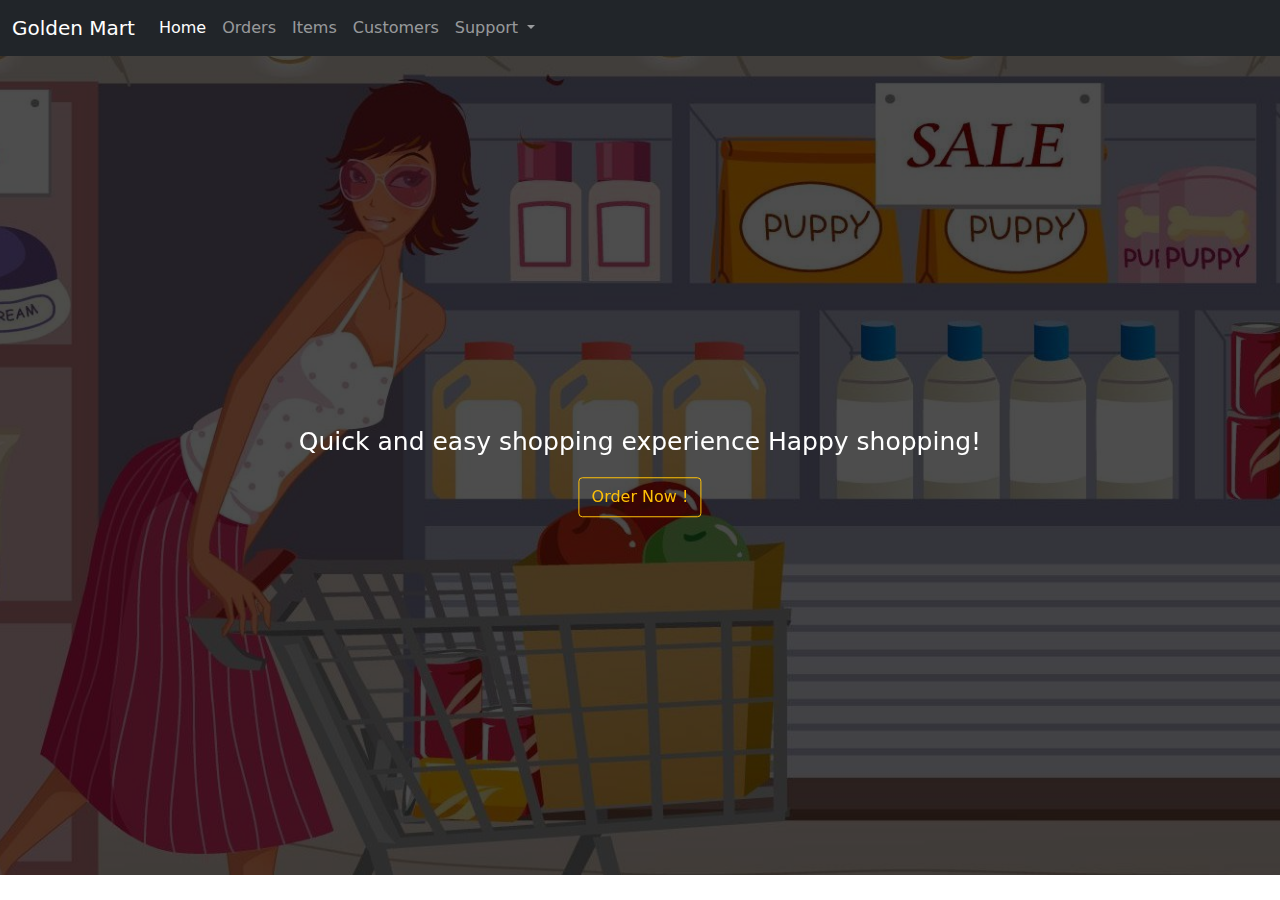
<file: Personal Website Version 1.2/assests/projects/Assignment 11 - POS System - Single Page Application (Using javascript)/index.html>
<!DOCTYPE html>
<html lang="en">
<head>
    <meta charset="UTF-8">
    <meta name="viewport" content="width=device-width, initial-scale=1">
    <title>Home | Golden Mart</title>
    <link rel="stylesheet" href="assests/css/bootstrap.css">
    <link rel="icon" href="assests/icon/tab%20logo%20-%20new%203.png">
    <style>
        body {
            overflow-x: hidden;
        }

        /*--------------------------------------------Home Page Styles------------------------------------------------*/
        .carousel-item > img {
            height: 91vh;
            object-fit: cover;
            opacity: 30%;
        }

        .carousel-inner {
            background: black;
        }

        #getStart > p {
            color: white;
            font-size: 25px;
        }

        #getStart > a > button {
            position: absolute;
            left: 50%;
            transform: translateX(-50%);
            width: max-content;
            height: 40px;
        }

        #getStart {
            height: max-content;
            width: max-content;
            /*background: #0a53be;*/
            position: fixed;
            top: 50%;
            left: 50%;
            transform: translate(-50%, -50%);
        }


        /*--------------------------------------------Order Page Styles-----------------------------------------------*/
        .labelSS {
            position: relative;
            left: 25px;
        }

        .formSS {
            width: max-content;
            /*background: dimgrey;*/
            position: relative;
            left: 50%;
            transform: translateX(-50%);
        }

        .col {
            margin-top: 30px;
            margin-right: 30px;
            padding: 0;
            width: 28vw;
        }

        .search {
            margin-left: 30px;
        }

        .form-control {
            width: 100%;
        }

        .twoBtn {
            margin-bottom: 20px;
        }

        #cart {
            margin-top: 40px;
            width: 80vw;
            position: absolute;
            left: 120px;

            margin-bottom: 75px;
        }

        #totalGrid {
            position: absolute;
            /*background: #0c4128;*/
            right: 68px;
            bottom: 70px;
            width: 20vw;

            display: grid;
            grid-template-rows: repeat(3, 1fr);
            grid-template-columns: repeat(2, 1fr);
            grid-gap: 0px;
        }

        .rightSide {
            text-align: right;
            position: relative;
            bottom: 28px;
            margin: 0px;
        }

        #subTotalAmount {
            position: relative;
            bottom: 34px;
        }

        #totalGrid > div > h4 {
            color: red;
        }

        #finalBtn {
            /*background: #0f5132;*/
            width: max-content;
            height: max-content;
            position: absolute;
            right: 55px;
            bottom: 20px
        }

        #completeBtn {
            width: 220px;
        }


        /*--------------------------------------------Item Page Styles------------------------------------------------*/
        .d-flex {
            position: absolute;
            right: 25px;
        }

        #itemForm {
            /*background: #0c4128;*/
            position: relative;
            left: 50%;
            transform: translateX(-50%);
            width: 50vw;
            margin-top: 25px;
            margin-bottom: 50px;
        }

        #itemForm > button {

        }

        #itemTable {
            width: 95vw;
            position: relative;
            left: 50%;
            transform: translateX(-20%);
            margin-bottom: 75px;
        }


        /*-------------------------------------------Customer Page Styles---------------------------------------------*/
        #customerForm {
            /*background: #0c4128;*/
            position: relative;
            left: 50%;
            transform: translateX(-50%);
            width: 50vw;
            margin-top: 25px;
            margin-bottom: 50px;
        }

        #customerForm > button {

        }

        #customerTable {
            width: 95vw;
            position: relative;
            left: 50%;
            transform: translateX(-19%);
            margin-bottom: 75px;
        }
    </style>
</head>
<body>

<!-------------------------------------------------------Home Page----------------------------------------------------->
<!--NavBar-->
<nav class="navbar navbar-expand-lg navbar-dark bg-dark" id="itemMenuBar">
    <div class="container-fluid">
        <a class="navbar-brand" id="logoClick">Golden Mart</a>
        <button class="navbar-toggler" type="button" data-bs-toggle="collapse" data-bs-target="#navbarNavDropdown"
                aria-controls="navbarNavDropdown" aria-expanded="false" aria-label="Toggle navigation">
            <span class="navbar-toggler-icon"></span>
        </button>
        <div class="collapse navbar-collapse" id="navbarNavDropdown3">
            <ul class="navbar-nav">
                <li class="nav-item">
                    <a class="nav-link active" aria-current="page" id="homeClick">Home</a>
                </li>
                <li class="nav-item">
                    <a class="nav-link" id="orderClick">Orders</a>
                </li>
                <li class="nav-item">
                    <a class="nav-link" id="itemClick">Items</a>
                </li>
                <li class="nav-item">
                    <a class="nav-link" id="customerClick">Customers</a>
                </li>
                <li class="nav-item dropdown">
                    <a class="nav-link dropdown-toggle" href="#" id="navbarDropdownMenuLink3" role="button"
                       data-bs-toggle="dropdown" aria-expanded="false">
                        Support
                    </a>
                    <ul class="dropdown-menu" aria-labelledby="navbarDropdownMenuLink3">
                        <li><a class="dropdown-item" href="#">Contact</a></li>
                        <li><a class="dropdown-item" href="#">FAQ</a></li>
                    </ul>
                </li>
            </ul>
            <form class="d-flex" id="search">
                <input class="form-control me-2" type="search" placeholder="Search" aria-label="Search" id="txtSearch">
                <button type="submit" class="btn btn-outline-light" id="btnSearch">Search</button>
            </form>
        </div>
    </div>
</nav>


<!--Slider-->
<div id="carouselExampleSlidesOnly" class="carousel slide" data-bs-ride="carousel">
    <div class="carousel-inner">
        <div class="carousel-item active" id="imgSlider">
            <img src="assests/img/fashion-girl-shopping-wallpapers-girls-101802.jpg" class="d-block w-100 sliderImg"
                 alt="picture">
            <!--<p>Quick and easy shopping experience Happy shopping!</p>
            <button type="button" class="btn btn-outline-warning">Get start</button>-->
        </div>
        <div class="carousel-item">
            <img src="assests/img/supermarket_1920.jpg" class="d-block w-100 sliderImg" alt="picture">
            <!--<p>Quick and easy shopping experience Happy shopping!</p>
            <button type="button" class="btn btn-outline-warning">Get start</button>-->
        </div>

    </div>
</div>

<div id="getStart">
    <p>Quick and easy shopping experience Happy shopping!</p>
    <a>
        <button type="button" class="btn btn-outline-warning" id="OrderBtn"> Order Now !</button>
    </a>
</div>




<!------------------------------------------------------Order Page----------------------------------------------------->
<section id="orderForm">
    <!--
    &lt;!&ndash;NavBar&ndash;&gt;
    <nav class="navbar navbar-expand-lg navbar-dark bg-dark" id="orderMenuBar">
        <div class="container-fluid">
            <a class="navbar-brand" id="orderLogoClick">Golden Mart</a>
            <button class="navbar-toggler" type="button" data-bs-toggle="collapse" data-bs-target="#navbarNavDropdown"
                    aria-controls="navbarNavDropdown" aria-expanded="false" aria-label="Toggle navigation">
                <span class="navbar-toggler-icon"></span>
            </button>
            <div class="collapse navbar-collapse" id="navbarNavDropdown2">
                <ul class="navbar-nav">
                    <li class="nav-item">
                        <a class="nav-link active" aria-current="page" id="orderHomeClick">Home</a>
                    </li>
                    <li class="nav-item">
                        <a class="nav-link" id="orderOrderClick">Orders</a>
                    </li>
                    <li class="nav-item">
                        <a class="nav-link" id="orderItemClick">Items</a>
                    </li>
                    <li class="nav-item">
                        <a class="nav-link" id="orderCustomerClick">Customers</a>
                    </li>
                    <li class="nav-item dropdown">
                        <a class="nav-link dropdown-toggle" href="#" id="navbarDropdownMenuLink2" role="button"
                           data-bs-toggle="dropdown" aria-expanded="false">
                            Support
                        </a>
                        <ul class="dropdown-menu" aria-labelledby="navbarDropdownMenuLink2">
                            <li><a class="dropdown-item" href="#">Contact</a></li>
                            <li><a class="dropdown-item" href="#">FAQ</a></li>
                        </ul>
                    </li>
                </ul>
            </div>
        </div>
    </nav>
    -->


    <p class="h1" id="orderTitle">Order</p>


    <!--Select Customer Form-->
    <small class="text-muted labelSS">Select Customer</small>

    <form class="border formSS">

        <div class="row g-3">
            <div class="col search">
                <div class="input-group mb-3">
                    <input type="text" class="form-control" placeholder="Search Customer"
                           aria-label="Recipient's username"
                           aria-describedby="button-addon2">
                    <button class="btn btn-dark" type="button" id="button-addon2">Search</button>
                </div>
            </div>

            <div class="col">
                <input type="text" class="form-control" placeholder="Name" aria-label="Last name">
            </div>

            <div class="col">
                <input type="text" class="form-control" placeholder="Address" aria-label="Last name">
            </div>
        </div>
    </form>


    <!--Select Item Form-->
    <small class="text-muted labelSS">Select Item</small>

    <form class="border formSS">

        <!--Row 1-->
        <div class="row g-3">
            <div class="col search">
                <div class="input-group mb-3">
                    <input type="text" class="form-control" placeholder="Search Item" aria-label="Recipient's username"
                           aria-describedby="button-addon2">
                    <button class="btn btn-dark" type="button" id="-addon2">Search</button>
                </div>
            </div>

            <div class="col">
                <input type="text" class="form-control" placeholder="Item Name" aria-label="Last name">
            </div>

            <div class="col">
                <input type="text" class="form-control" placeholder="Qty On Hand" aria-label="Last name">
            </div>
        </div>

        <!--Row 2-->
        <div class="row g-3">
            <div class="col search">
                <input type="text" class="form-control" placeholder="Unit Price" aria-label="Last name">
            </div>

            <div class="col">
                <input type="text" class="form-control" placeholder="Qty" aria-label="Last name">
            </div>

            <div class="col">
                <button type="button" class="btn btn-dark twoBtn">Add to Cart</button>
                <button type="button" class="btn btn-dark twoBtn">Cancel</button>
            </div>
        </div>
    </form>


    <!--Cart-->
    <table class="table table-dark table-hover" id="cart">
        <tr>
            <th>Item Code</th>
            <th>Item Name</th>
            <th>Unit Price</th>
            <th>Qty</th>
            <th>Total</th>
        </tr>

        <tr>
            <td>P001</td>
            <td>Keerisamba Retail</td>
            <td>105.00</td>
            <td>20</td>
            <td>2100.00</td>
        </tr>

        <tr>
            <td>P003</td>
            <td>Anchor F/C Milk powder 450g</td>
            <td>220.00</td>
            <td>1</td>
            <td>220.00</td>
        </tr>
    </table>


    <section id="totalGrid">
        <div>
            <h6>Total : </h6>
        </div>

        <div>
            <h6 class="rightSide">10000</h6>
        </div>
        <div>
            <h6>Discount :</h6>
        </div>

        <div>
            <h6 class="rightSide">150</h6>
        </div>

        <div>
            <h4>Sub Total :</h4>
        </div>

        <div>
            <h4 class="rightSide" id="subTotalAmount">9850</h4>
        </div>

    </section>

    <div id="finalBtn">
        <button type="button" class="btn btn-primary" id="completeBtn">Complete</button>
        <button type="button" class="btn btn-primary">Cancel</button>
    </div>
</section>





<!-------------------------------------------------------Item Page----------------------------------------------------->
<!--NavBar-->
<!--<nav class="navbar navbar-expand-lg navbar-dark bg-dark" id="itemMenuBar">
    <div class="container-fluid">
        <a class="navbar-brand" href="index.html">Golden Mart</a>
        <button class="navbar-toggler" type="button" data-bs-toggle="collapse" data-bs-target="#navbarNavDropdown"
                aria-controls="navbarNavDropdown" aria-expanded="false" aria-label="Toggle navigation">
            <span class="navbar-toggler-icon"></span>
        </button>
        <div class="collapse navbar-collapse" id="navbarNavDropdown3">
            <ul class="navbar-nav">
                <li class="nav-item">
                    <a class="nav-link active" aria-current="page" href="index.html">Home</a>
                </li>
                <li class="nav-item">
                    <a class="nav-link" href="order.html">Orders</a>
                </li>
                <li class="nav-item">
                    <a class="nav-link" href="#">Items</a>
                </li>
                <li class="nav-item">
                    <a class="nav-link" href="customer.html">Customers</a>
                </li>
                <li class="nav-item dropdown">
                    <a class="nav-link dropdown-toggle" href="#" id="navbarDropdownMenuLink3" role="button"
                       data-bs-toggle="dropdown" aria-expanded="false">
                        Support
                    </a>
                    <ul class="dropdown-menu" aria-labelledby="navbarDropdownMenuLink3">
                        <li><a class="dropdown-item" href="#">Contact</a></li>
                        <li><a class="dropdown-item" href="#">FAQ</a></li>
                    </ul>
                </li>
            </ul>
            <form class="d-flex">
                <input class="form-control me-2" type="search" placeholder="Search Item" aria-label="Search">
                <button type="submit" class="btn btn-outline-light">Search</button>
            </form>
        </div>
    </div>
</nav>-->

<p class="h1" id="itemTitle">Items</p>

<!--Form-->
<form id="itemForm">
    <div class="mb-3">
        <label for="exampleInputItemCode" class="form-label">Item Code</label>
        <input type="text" class="form-control" id="exampleInputItemCode" aria-describedby="emailHelp">
    </div>

    <div class="mb-3">
        <label for="exampleInputItemName" class="form-label">Item Name</label>
        <input type="text" class="form-control" id="exampleInputItemName" aria-describedby="emailHelp">
    </div>

    <div class="mb-3">
        <label for="exampleInputUnitPrice" class="form-label">Unit Price</label>
        <input type="text" class="form-control" id="exampleInputUnitPrice" aria-describedby="emailHelp">
    </div>

    <div class="mb-3">
        <label for="exampleInputQtyOnHand" class="form-label">Qty On Hand</label>
        <input type="text" class="form-control" id="exampleInputQtyOnHand" aria-describedby="emailHelp">
        <!--<div id="contactHelp" class="form-text">We'll never share your mobile number with anyone else.</div>-->
    </div>

    <div></div>
    <div class="d-grid gap-2">
        <button class="btn btn-primary" type="button">Save Item</button>
        <button class="btn btn-primary" type="button">Cancel</button>
    </div>
</form>


<!--Table-->
<table class="table table-dark table-hover" id="itemTable">
    <tr>
        <th>Item Code</th>
        <th>Item Name</th>
        <th>Unit Price</th>
        <th>Qty On Hand</th>
    </tr>

    <tr>
        <td>P001</td>
        <td>Keerisamba Retail</td>
        <td>105.00</td>
        <td>3000</td>
    </tr>

    <tr>
        <td>P002</td>
        <td>Wattana Dhal 500g</td>
        <td>90.00</td>
        <td>83</td>
    </tr>

    <tr>
        <td>P003</td>
        <td>Anchor F/C Milk powder 450g</td>
        <td>220.00</td>
        <td>93</td>
    </tr>
</table>





<!-----------------------------------------------------Customer Page--------------------------------------------------->
<!--NavBar-->
<!--<nav class="navbar navbar-expand-lg navbar-dark bg-dark" id="customerMenuBar">
    <div class="container-fluid">
        <a class="navbar-brand" href="index.html">Golden Mart</a>
        <button class="navbar-toggler" type="button" data-bs-toggle="collapse" data-bs-target="#navbarNavDropdown"
                aria-controls="navbarNavDropdown" aria-expanded="false" aria-label="Toggle navigation">
            <span class="navbar-toggler-icon"></span>
        </button>
        <div class="collapse navbar-collapse" id="navbarNavDropdown4">
            <ul class="navbar-nav">
                <li class="nav-item">
                    <a class="nav-link active" aria-current="page" href="index.html">Home</a>
                </li>
                <li class="nav-item">
                    <a class="nav-link" href="order.html">Orders</a>
                </li>
                <li class="nav-item">
                    <a class="nav-link" href="item.html">Items</a>
                </li>
                <li class="nav-item">
                    <a class="nav-link" href="customer.html">Customers</a>
                </li>
                <li class="nav-item dropdown">
                    <a class="nav-link dropdown-toggle" href="#" id="navbarDropdownMenuLink4" role="button"
                       data-bs-toggle="dropdown" aria-expanded="false">
                        Support
                    </a>
                    <ul class="dropdown-menu" aria-labelledby="navbarDropdownMenuLink4">
                        <li><a class="dropdown-item" href="#">Contact</a></li>
                        <li><a class="dropdown-item" href="#">FAQ</a></li>
                    </ul>
                </li>
            </ul>
            <form class="d-flex">
                <input class="form-control me-2" type="search" placeholder="Search Customer" aria-label="Search">
                <button type="submit" class="btn btn-outline-light">Search</button>
            </form>
        </div>
    </div>
</nav>-->

<p class="h1" id="customerTitle">Customers</p>

<!--Form-->
<form id="customerForm">
    <div class="mb-3">
        <label for="exampleInputCustomerId" class="form-label">Customer ID</label>
        <input type="text" class="form-control" id="exampleInputCustomerId" aria-describedby="emailHelp">
    </div>

    <div class="mb-3">
        <label for="exampleInputCustomerName" class="form-label">Customer Name</label>
        <input type="text" class="form-control" id="exampleInputCustomerName" aria-describedby="emailHelp">
    </div>

    <div class="mb-3">
        <label for="exampleInputCustomerAddress" class="form-label">Customer Address</label>
        <input type="text" class="form-control" id="exampleInputCustomerAddress" aria-describedby="emailHelp">
    </div>

    <div class="mb-3">
        <label for="exampleInputContact" class="form-label">Contact No</label>
        <input type="text" class="form-control" id="exampleInputContact" aria-describedby="emailHelp">
        <!--<div id="contactHelp" class="form-text">We'll never share your mobile number with anyone else.</div>-->
    </div>

    <div></div>
    <div class="d-grid gap-2">
        <button class="btn btn-primary" type="button">Save Customer</button>
        <button class="btn btn-primary" type="button">Cancel</button>
    </div>
</form>


<!--Table-->
<table class="table table-dark table-hover" id="customerTable">
    <tr>
        <th>Customer ID</th>
        <th>Customer Name</th>
        <th>Address</th>
        <th>Contact No</th>
    </tr>

    <tr>
        <td>C001</td>
        <td>Lahiru Chanaka</td>
        <td>Bandarawela</td>
        <td>0756985423</td>
    </tr>

    <tr>
        <td>C002</td>
        <td>Neranjaya Dilshan</td>
        <td>Horana</td>
        <td>0715462369</td>
    </tr>

    <tr>
        <td>C003</td>
        <td>Sachini Umayangana</td>
        <td>Beruwala</td>
        <td>0714662369</td>
    </tr>
</table>


<script>
    // -----------------------------------------------------------------------------------------------------------------
    //-------------------------------------------------Pages Properties-------------------------------------------------

    // Home Page Properties
    var orderBtn = document.getElementById('getStart');
    var homeSlider = document.getElementsByClassName('slide');
    //var homeMenuBar = document.getElementById('homeMenuBar');

    // Order Page Properties
    //var orderMenuBar = document.getElementById('orderMenuBar');
    var orderTitle = document.getElementById('orderTitle');
    var smallTitle = document.getElementsByClassName('labelSS');
    var formSS = document.getElementsByClassName('formSS');
    var table = document.getElementById('cart');
    var total = document.getElementById('totalGrid');
    var finalBtn = document.getElementById('finalBtn');

    // Item Page Properties
    //var itemMenuBar = document.getElementById('itemMenuBar');
    var itemTitle = document.getElementById('itemTitle');
    var itemForm = document.getElementById('itemForm');
    var itemTable = document.getElementById('itemTable');

    // Customer Page Properties
    //var customerMenuBar = document.getElementById('customerMenuBar');
    var customerTitle = document.getElementById('customerTitle');
    var customerForm = document.getElementById('customerForm');
    var customerTable = document.getElementById('customerTable');


    var live = 0;
    var searchTxt = document.getElementById('txtSearch');
    var searchBtn = document.getElementById('btnSearch');



    // -----------------------------------------------------------------------------------------------------------------
    //-----------------------------------------------Hide Pages methods-------------------------------------------------

    //Hide Home Page
    function homePageHide() {
        orderBtn.style.display = 'none';
        homeSlider[0].style.display = 'none';
        //homeMenuBar.style.display = 'none';
    }

    //Hide Order Page
    function orderPageHide() {
        //orderMenuBar.style.display = 'none';
        orderTitle.style.display = 'none';
        smallTitle[0].style.display = 'none';
        smallTitle[1].style.display = 'none';
        formSS[0].style.display = 'none';
        formSS[1].style.display = 'none';
        table.style.display = 'none';
        total.style.display = 'none';
        finalBtn.style.display = 'none';
    }

    //Hide Item Page
    function itemPageHide() {
        //itemMenuBar.style.display = 'none';
        itemTitle.style.display = 'none';
        itemForm.style.display = 'none';
        itemTable.style.display = 'none';

        searchTxt.style.display = 'none';
        searchBtn.style.display = 'none';
    }

    //Hide Customer Page
    function customerPageHide() {
        //customerMenuBar.style.display = 'none';
        customerTitle.style.display = 'none';
        customerForm.style.display = 'none';
        customerTable.style.display = 'none';

        searchTxt.style.display = 'none';
        searchBtn.style.display = 'none';
    }



    // -----------------------------------------------------------------------------------------------------------------
    //-----------------------------------------------Load Pages methods-------------------------------------------------

    //Load Home Page
    function homePageLoad() {
        live = 0;

        orderBtn.style.display = 'block';
        homeSlider[0].style.display = 'block';
        //homeMenuBar.style.display = 'none';
    }

    //Load Order Page
    function orderPageLoad() {
        live = 1;

        //orderMenuBar.style.display = 'block';
        orderTitle.style.display = 'block';
        smallTitle[0].style.display = 'block';
        smallTitle[1].style.display = 'block';
        formSS[0].style.display = 'block';
        formSS[1].style.display = 'block';
        table.style.display = 'block';
        total.style.display = 'block';
        finalBtn.style.display = 'block';
    }

    //Load Item Page
    function itemPageLoad() {
        live = 2;

        //itemMenuBar.style.display = 'block';
        itemTitle.style.display = 'block';
        itemForm.style.display = 'block';
        itemTable.style.display = 'block';

        searchTxt.style.display = 'block';
        searchBtn.style.display = 'block';
    }

    //Load Customer Page
    function customerPageLoad() {
        live = 3;

        //customerMenuBar.style.display = 'block';
        customerTitle.style.display = 'block';
        customerForm.style.display = 'block';
        customerTable.style.display = 'block';

        searchTxt.style.display = 'block';
        searchBtn.style.display = 'block';
    }



    // -----------------------------------------------------------------------------------------------------------------
    //-------------------------------------------------load home page---------------------------------------------------
    orderPageHide();
    itemPageHide();
    customerPageHide();

    searchBtn.style.display = 'none';
    searchTxt.style.display = 'none';








    // -----------------------------------------------------------------------------------------------------------------
    //---------------------------------------------------Click Events---------------------------------------------------


    // ++++++++++++++++ Home Page Click Events ++++++++++++++++


    // home click event
    var home = document.getElementById('homeClick');
    home.addEventListener('click', function () {
        if(live==0) {
            homePageHide();
        } else if (live==1) {
            orderPageHide();
        } else if (live==2) {
            itemPageHide();
        } else if (live==3) {
            customerPageHide();
        }
        homePageLoad();
    });

    // logo click event
    var logo = document.getElementById('logoClick');
    logo.addEventListener('click', function () {
        if(live==0) {
            homePageHide();
        } else if (live==1) {
            orderPageHide();
        } else if (live==2) {
            itemPageHide();
        } else if (live==3) {
            customerPageHide();
        }
        homePageLoad();
    });

    // order click event
    var homeOrder = document.getElementById('orderClick');
    homeOrder.addEventListener('click', function () {
        if(live==0) {
            homePageHide();
        } else if (live==1) {
            orderPageHide();
        } else if (live==2) {
            itemPageHide();
        } else if (live==3) {
            customerPageHide();
        }
        orderPageLoad();
    });

    // order button click event
    var homeOrderBtn = document.getElementById('OrderBtn');
    homeOrderBtn.addEventListener('click', function () {
        if(live==0) {
            homePageHide();
        } else if (live==1) {
            orderPageHide();
        } else if (live==2) {
            itemPageHide();
        } else if (live==3) {
            customerPageHide();
        }
        orderPageLoad();
    });

    // Item click event
    var homeItem = document.getElementById('itemClick');
    homeItem.addEventListener('click', function () {
        if(live==0) {
            homePageHide();
        } else if (live==1) {
            orderPageHide();
        } else if (live==2) {
            itemPageHide();
        } else if (live==3) {
            customerPageHide();
        }
        itemPageLoad();
    });

    // Customer click event
    var homeCustomer = document.getElementById('customerClick');
    homeCustomer.addEventListener('click', function () {
        if(live==0) {
            homePageHide();
        } else if (live==1) {
            orderPageHide();
        } else if (live==2) {
            itemPageHide();
        } else if (live==3) {
            customerPageHide();
        }
        customerPageLoad();
    });





</script>
</body>
</html>
</file>
<file: Personal Website Version 1.0/assests/css/style.css>
body {
    overflow-x: hidden;
}
* {
    margin: 0;
    padding: 0;
}

#pageHome {
    width: 100vw;
    height: 100vh;
}
#pageHome img {
    width: 100vw;
    height: 100vh;
    object-fit: cover;
}

#menuBar {
    width: 100vw;
    height: 80px;
    background: #222F3E;
    position: fixed;
    top: 0;
    left: 0;
    z-index: 1;
}
#menuBarList {
    position: absolute;
    width: fit-content;
    height: fit-content;
    top: 0;
    bottom: 0;
    margin: auto;
    right: 25px;
    display: flex;
}
#menuBarList > div {

}
#menuBarList > div:hover > div {
    animation: 5s lineAni infinite;
}
@keyframes lineAni {
    0% {
        background: #4CD137;
        width: 0;
    }
    100% {
        background: #4CD137;
        width: 100%;
    }
}
#menuBarList > div > a {
    color: #F5F6FA;
    text-decoration: none;
    margin: 15px;
    font-family: 'Scope One', serif;
    font-size: 20px;
    width: fit-content;
    height: fit-content;
}
#menuBarList > div > div {
    width: 100%;
    height: 3px;
    background: #222F3E;
}


#pageHome > div {
    position: absolute;
    top: 130px;
    left: -90px;
}

#name {
    font-family: 'Hind Madurai', sans-serif;
    font-size: 96px;
    color: #F5F6FA;
}

#softwareEngineer {
    font-family: 'Scope One', serif;
    font-size: 27px;
    position: relative;
    bottom: 40px;
    letter-spacing: 20px;
}


/*===================================About Page===================================*/

/*+++++background img+++++*/
#pageAbout {
    width: 100vw;
    height: 100vh;
    /*background: #222F3E;*/
    position: absolute;
    top: 100vh;
}
#pageAbout > img {
    width: 100%;
    height: 100%;
    object-fit: cover;
    opacity: 80%;
}

/*+++++Left side+++++*/
#pageAbout > aside:nth-child(2) {
    width: 35%;
    height: 85%;
    /*background-color: aqua;*/
    position: absolute;
    top: 80px;
}

#pageAbout > aside:nth-child(2) > img {
    width: 350px;
    height: auto;
    position: absolute;
    top: 20px;
    right: 0;
}
#pageAbout > aside:nth-child(2) > article {
    width: fit-content;
    height: 35px;
    /*background-color: darkblue;*/
    position: absolute;
    bottom: 30px;
    right: 40px;
}
#pageAbout > aside:nth-child(2) > article > a > img {
    height: 100%;
    width: auto;
    margin-right: 25px;
    opacity: 60%;
}
.imgFb:hover {
    animation: 1s imgAni;
}
.imgLinkedin:hover {
    animation: 1s imgAni;
}
.imgTwitter:hover {
    animation: 1s imgAni;
}
.imgInstagram:hover {
    animation: 1s imgAni;
}
@keyframes imgAni {
    0%{
        opacity: 80%;
    }
    100% {
        opacity: 100%;
    }
}

/*+++++Right side+++++*/
#pageAbout > aside:nth-child(3) {
    width: 50%;
    height: 75%;
    /*background-color: aqua;*/
    position: absolute;
    top: 80px;
    right: 130px;
}
#pageAbout > aside:nth-child(3) > h1 {
    font-family: 'Hind Madurai', sans-serif;
    font-size: 96px;
    color: #F5F6FA;
    margin-top: 0;
    margin-bottom: 20px;
    position: relative;
}
#pageAbout > aside:nth-child(3) > p {
    font-family: 'Scope One', serif;
    font-size: 20px;
    color: #F5F6FA;
}
#pageAbout > aside:nth-child(3) > .personalInfo {
    margin-top: 50px;
    width: 100%;
    height: 30%;
    /*background-color: #222F3E;*/
    display: grid;
    grid-template-columns: repeat(2,1fr);
    grid-template-rows: repeat(2,1fr);
}
#pageAbout > aside:nth-child(3) > .personalInfo > div > p {
    font-family: 'Scope One', serif;
    font-size: 20px;
    color: #F5F6FA;
}

/*+++++Button+++++*/
.aboutPageButton {
    position: absolute;
    bottom: 12px;
}
.aboutPageButton > button {
    width: 150px;
    height: 50px;
    background: #4CD137;
    border: 0;
    margin-right: 15px;
}
.aboutPageButton > button > a {
    font-family: 'Scope One', serif;
    font-size: 20px;
    color: #F5F6FA;
    text-decoration: none;
}


/*===================================Education Page===================================*/

/*+++++Background+++++*/
#pageEducation {
    width: 100vw;
    height: 100vh;
    background-color: #222F3E;
    position: absolute;
    top: 200vh;
}
#pageEducation > img {
    width: 100%;
    height: 100%;
    object-fit: cover;
    opacity: 30%;
}

/*+++++Title+++++*/
#titleEdu {
    width: fit-content;
    height: fit-content;
    /*background-color: darkblue;*/
    position: absolute;
    top: 80px;
    left: 0;
    right: 0;
    margin: auto;
}
#titleEdu > h1 {
    font-family: 'Hind Madurai', sans-serif;
    font-size: 96px;
    color: #F5F6FA;
    margin: 0;
}

/*+++++Education info+++++*/
#EducationInfo {
    width: 70%;
    height: 60%;
    /*background: green;*/
    position: absolute;
    bottom: 25px;
    left: 0;
    right: 0;
    margin: auto;

    display: grid;
    grid-template-rows: repeat(4, 1fr);
    grid-template-columns: repeat(2, 1fr);
    grid-gap: 0px;
}

#EducationInfo > div {
    /*border: 1px solid red*/;
}
#EducationInfo > .infoLeftside {
    padding-right: 30px;
}
#EducationInfo > .infoRightside {
    padding-left: 30px;
}
#EducationInfo > div > p {
    font-family: 'Scope One', serif;
    font-size: 20px;
    color: #F5F6FA;
}
#EducationInfo > .infoLeftside > p {
    text-align: right;
}
#EducationInfo > div > .eduLevel {
    color: #4CD137;
}


/*===================================Skill Page===================================*/

/*+++++Background+++++*/
#pageSkill {
    width: 100vw;
    height: 100vh;
    background: #222F3E;
    position: absolute;
    top: 300vh;
}
#pageSkill > img {
    width: 100%;
    height: 100%;
    object-fit: cover;
    opacity: 5%;
}

/*+++++Title+++++*/
#titleSkill {
    width: fit-content;
    height: fit-content;
    /*background-color: darkblue;*/
    position: absolute;
    top: 80px;
    left: 0;
    right: 0;
    margin: auto;
}
#titleSkill > h1 {
    font-family: 'Hind Madurai', sans-serif;
    font-size: 96px;
    color: #F5F6FA;
    margin: 0;
}

/*+++++Skills+++++*/
#skills {
    width: 90%;
    height: 50%;
    /*background: #222F3E;*/
    position: absolute;
    bottom: 100px;
    left: 0;
    right: 0;
    margin: auto;

    display: grid;
    grid-template-rows: repeat(5, 1fr);
    grid-template-columns: repeat(3, 1fr);
    grid-row: fit-content;
    grid-gap: 0px;
}
#skills > div {
    /*border: 1px solid red;*/
}
#skills > div > .bar {
    width: 100%;
    height: 2px;
    background: #353b48;
    margin-top: 7px;
    border: 1px solid rgba(0,0,0,0.3);
    border-radius: 3px;
    box-shadow: 0 0 10px #2187e7b3;
}

/*+++++Skills Info Left+++++*/
.skillInfoLeft > p {
    text-align: right;
    font-family: 'Scope One', serif;
    font-size: 20px;
    color: #F5F6FA;
    padding-right: 20px;
}

/*+++++Skills Info Right+++++*/
.skillInfoRight > p {
    font-family: 'Scope One', serif;
    font-size: 20px;
    color: #F5F6FA;
    padding-left: 20px;
}


/*+++++Skills Info Center(bar)+++++*/
.javaBar {
    width: 70%;
    height: 2px;
    background: #4CD137;
    animation: 2s javaAni;
}
@keyframes javaAni {
    0% {
        width: 0;
    }
    100% {
        width: 70%;
    }
}


.javafxBar {
    width: 80%;
    height: 2px;
    background: #4CD137;
    animation: 2s javafxAni;
}
@keyframes javafxAni {
    0% {
        width: 0;
    }
    100% {
        width: 80%;
    }
}


.htmlBar {
    width: 95%;
    height: 2px;
    background: #4CD137;
    animation: 2s htmlAni;
}
@keyframes htmlAni {
    0% {
        width: 0;
    }
    100% {
        width: 80%;
    }
}


.cssBar {
    width: 91%;
    height: 2px;
    background: #4CD137;
    animation: 2s cssAni;
}
@keyframes cssAni {
    0% {
        width: 0;
    }
    100% {
        width: 91%;
    }
}


.photoshopBar {
    width: 40%;
    height: 2px;
    background: #4CD137;
    animation: 2s photoshopAni;
}
@keyframes photoshopAni {
    0% {
        width: 0;
    }
    100% {
        width: 40%;
    }
}


/*+++++Skills Icons+++++*/
#skillIcons {
    width: fit-content;
    height: 70px;
    /*background: darkblue;*/
    position: absolute;
    bottom: 25px;
    left: 0;
    right: 0;
    margin: auto;
}
#skillIcons > img {
    height: 100%;
    margin-right: 35px;
}


/*===================================Projects Page===================================*/

/*+++++Background+++++*/
#pageProjects {
    width: 100vw;
    height: 100vh;
    background: #222F3E;
    position: absolute;
    top: 400vh;
}
#pageProjects > img {
    width: 100%;
    height: 100%;
    object-fit: cover;
    opacity: 20%;
}

/*+++++Title+++++*/
#titleProject {
    width: fit-content;
    height: fit-content;
    /*background-color: darkblue;*/
    position: absolute;
    top: 80px;
    left: 0;
    right: 0;
    margin: auto;
}
#titleProject > h1 {
    font-family: 'Hind Madurai', sans-serif;
    font-size: 96px;
    color: #F5F6FA;
    margin: 0;
}

/*+++++Projects slider+++++*/
#projectSlide {
    width: fit-content;
    height: fit-content;
    /*background: aqua;*/
    display: flex;
    position: absolute;
    top: 55%;
    left: 50%;
    transform: translate(-50%, -50%);
}
#projectSlide > div {
    width: 250px;
    height: 250px;
    /*background: yellow;*/
    border: 1px solid white;
    margin-right: 10px;
}

/*+++++ Projects slider 01 +++++*/
#projectSlide > #slide1 {
    background-image: url("../img/java-img.png");
    background-size: 100% 100%;
}
#projectSlide > #slide1:hover {
    animation: slider1 5s infinite;
}
@keyframes slider1 {
    50% {
        background-image: url("../img/javaFx - img.png");
        background-size: 100% 100%;
    }
    100% {
        background-image: url("../img/javaFx - img.png");
        background-size: 100% 100%;
    }
}

/*+++++ Projects slider 02 +++++*/
#projectSlide > #slide2 {
    background-image: url("../img/html5-1.jpg");
    background-size: 100% 100%;
}
#projectSlide > #slide2:hover {
    animation: slider2 5s infinite;
}
@keyframes slider2 {
    50% {
        background-image: url("../img/css - img.jpg");
        background-size: 100% 100%;
    }
    100% {
        background-image: url("../img/css - img.jpg");
        background-size: 100% 100%;
    }
}

/*+++++ See more +++++*/
#seemore {
    position: absolute;
    top: 55%;
    left: 50%;
    transform: translate(-50%, 600%);
    text-decoration: none;
}
#seemore > p {
    font-family: 'Scope One', serif;
    font-size: 20px;
    color: #F5F6FA
}
#seemore > p:hover {
    animation: seemoreAni 2s;
}
@keyframes seemoreAni {
    100% {
        color: #4CD137;
    }
}

/*+++++ clients-project-experience +++++*/
#counts {
    width: 500px;
    height: 60px;
    /*background: green;*/
    position: absolute;
    bottom: 25px;
    left: 0;
    right: 0;
    margin: auto;

    display: grid;
    grid-template-rows: repeat(1, 1fr);
    grid-template-columns: repeat(3, 1fr);
    grid-gap: 0;
}

#counts > div {
    /*border: 1px solid red;*/
}
#counts > div > h1 {
    font-family: 'Hind Madurai', sans-serif;
    font-size: 50px;
    color: #F5F6FA;
    margin: 0;
    text-align: center;
}
#counts > div > p {
    font-family: 'Scope One', serif;
    color: #4CD137;
    margin: 0;
    text-align: center;
}
.seperateBar {
    border-right: 2px solid #4CD137;
}



/*===================================Contact Page===================================*/

/*+++++Background+++++*/
#pageContact {
    width: 100vw;
    height: 100vh;
    background: #222F3E;
    position: absolute;
    top: 500vh;
}
#pageContact > img {
    width: 100%;
    height: 100%;
    object-fit: cover;
    opacity: 40%;
}

/*+++++Title+++++*/
#titleContact {
    width: fit-content;
    height: fit-content;
    /*background-color: darkblue;*/
    position: absolute;
    top: 80px;
    left: 0;
    right: 0;
    margin: auto;
}
#titleContact > h1 {
    font-family: 'Hind Madurai', sans-serif;
    font-size: 85px;
    color: #F5F6FA;
    margin: 0;
}

/*+++++ Contact content+++++*/
#contactContent {
    width: 70%;
    height: 50%;
    /*background: #353b48;*/
    position: absolute;
    top: 55%;
    left: 50%;
    transform: translate(-50%, -50%);

    display: grid;
    grid-template-rows: repeat(1, 1fr);
    grid-template-columns: repeat(2, 1fr);
    grid-gap: 0;
}
#contactContent > aside {
    /*border: 1px solid red;*/
}

/*+++++ Left Side +++++*/
#leftAside > p {
    font-family: 'Scope One', serif;
    font-size: 15px;
    color: #F5F6FA;
    margin: 0;
}
#leftAside > .contactTopic {
    color: #4CD137;
    font-size: 20px;
    margin-top: 20px;
}

/*+++++ SocalMedia Images +++++*/
#leftAside > .socialMedia {
    height: 40px;
    width: 50%;
    /*background: darkblue;*/
    position: absolute;
    bottom: 20px;
}
#leftAside > .socialMedia > a > img{
    height: 100%;
    width: auto;
    margin-right: 25px;
    opacity: 60%;
}

/*+++++ Right Side +++++*/
#rightAside {
    display: grid;
    grid-template-rows: repeat(6, 1fr);
    grid-template-columns: repeat(2, 1fr);
    grid-gap: 20px;
}
#rightAside > div {
    /*border: 1px solid aqua;*/
}

#rightAside > .row1 > input {
    width: 100%;
    height: 100%;
    color: black;
    font-family: 'Scope One', serif;
    font-size: 15px;
}

#rightAside > .row2 {
    grid-column: 1/3;
}
#rightAside > .row2 > input {
    width: 100%;
    height: 100%;
    color: black;
    font-family: 'Scope One', serif;
    font-size: 15px;
}

#rightAside > .row3 {
    grid-column: 1/3;
    grid-row: 3/6;
}
#rightAside > .row3 > input {
    width: 100%;
    height: 100%;
    color: black;
    font-family: 'Scope One', serif;
    font-size: 15px;
}
#rightAside > .row3 > input::-webkit-input-placeholder {

}

#rightAside > .row4 {
    grid-column: 1/3;
}
#rightAside > .row4 > button {
    width: 100%;
    height: 100%;
    background: #4CD137;
    font-family: 'Scope One', serif;
    font-size: 15px;
    color: #F5F6FA;
    border: 0;
}

/*+++++ Footer +++++*/
#footer {
    width: 100%;
    height: 40px;
    background: #222F3E;
    position: absolute;
    bottom: 0;
}
#footer > p {
    font-family: 'Scope One', serif;
    font-size: 15px;
    color: #F5F6FA;
    width: max-content;
    height: max-content;
    position: absolute;
    top: 0;
    bottom: 0;
    left: 0;
    right: 0;
    margin: auto;
}
</file>
<file: Personal Website Version 1.1/assests/css/style.css>
body {
    overflow-x: hidden;
}
* {
    margin: 0;
    padding: 0;
}

#pageHome {
    width: 100vw;
    height: 100vh;
}
#pageHome img {
    width: 100vw;
    height: 100vh;
    object-fit: cover;
}

#menuBar {
    width: 100vw;
    height: 80px;
    background: #222F3E;
    position: fixed;
    top: 0;
    left: 0;
    z-index: 1;
}
#menuBar > img {
    width: 40px;
    height: auto;
    position: absolute;
    display: none;
}
#menuBarList {
    position: absolute;
    width: fit-content;
    height: fit-content;
    top: 0;
    bottom: 0;
    margin: auto;
    right: 25px;
    display: flex;
}
#menuBarList > div {

}
#menuBarList > div:hover > div {
    animation: 5s lineAni infinite;
}
@keyframes lineAni {
    0% {
        background: #4CD137;
        width: 0;
    }
    100% {
        background: #4CD137;
        width: 100%;
    }
}
#menuBarList > div > a {
    color: #F5F6FA;
    text-decoration: none;
    margin: 15px;
    font-family: 'Scope One', serif;
    font-size: 20px;
    width: fit-content;
    height: fit-content;
}
#menuBarList > div > div {
    width: 100%;
    height: 3px;
    background: #222F3E;
}


#pageHome > div {
    width: max-content;
    height: max-content;
    position: absolute;
    top: 130px;
    left: 100px;
    /*border: 1px solid red;*/
}
#pageHome > div > h1 {
    margin: 0;
    padding: 0;
}
#pageHome > div > p {
    margin-top: 60px;
}
.name {
    font-family: 'Hind Madurai', sans-serif;
    font-size: 96px;
    color: #F5F6FA;
}

#softwareEngineer {
    font-family: 'Scope One', serif;
    color: #F5F6FA;
    font-size: 27px;
    position: relative;
    bottom: 40px;
    letter-spacing: 20px;
}


/*===================================About Page===================================*/

/*+++++background img+++++*/
#pageAbout {
    width: 100vw;
    height: 100vh;
    /*background: #222F3E;*/
    position: absolute;
    top: 100vh;
}
#pageAbout > img {
    width: 100%;
    height: 100%;
    object-fit: cover;
    opacity: 80%;
}

/*+++++Left side+++++*/
#pageAbout > aside:nth-child(2) {
    width: 35%;
    height: 85%;
    /*background-color: aqua;*/
    position: absolute;
    top: 80px;
}

#pageAbout > aside:nth-child(2) > img {
    width: 350px;
    height: auto;
    position: absolute;
    top: 20px;
    right: 0;
}
#pageAbout > aside:nth-child(2) > article {
    width: fit-content;
    height: 35px;
    /*background-color: darkblue;*/
    position: absolute;
    bottom: 30px;
    right: 60px;
}
#pageAbout > aside:nth-child(2) > article > a {
    text-decoration: none;
}
#pageAbout > aside:nth-child(2) > article > a > img {
    height: 100%;
    width: auto;
    margin-right: 25px;
    opacity: 60%;
}
.imgFb:hover {
    animation: 1s imgAni;
}
.imgLinkedin:hover {
    animation: 1s imgAni;
}
.imgTwitter:hover {
    animation: 1s imgAni;
}
.imgInstagram:hover {
    animation: 1s imgAni;
}
@keyframes imgAni {
    0%{
        opacity: 80%;
    }
    100% {
        opacity: 100%;
    }
}

/*+++++Right side+++++*/
#pageAbout > aside:nth-child(3) {
    width: 50%;
    height: 75%;
    /*background-color: aqua;*/
    position: absolute;
    top: 80px;
    right: 130px;
}
#pageAbout > aside:nth-child(3) > h1 {
    font-family: 'Hind Madurai', sans-serif;
    font-size: 96px;
    color: #F5F6FA;
    margin-top: 0;
    margin-bottom: 20px;
    position: relative;
}
#pageAbout > aside:nth-child(3) > p {
    font-family: 'Scope One', serif;
    font-size: 20px;
    color: #F5F6FA;
}
#pageAbout > aside:nth-child(3) > .personalInfo {
    margin-top: 50px;
    width: 100%;
    height: 30%;
    /*background-color: #222F3E;*/
    display: grid;
    grid-template-columns: repeat(2,1fr);
    grid-template-rows: repeat(2,1fr);
}
#pageAbout > aside:nth-child(3) > .personalInfo > div > p {
    font-family: 'Scope One', serif;
    font-size: 20px;
    color: #F5F6FA;
}

/*+++++Button+++++*/
.aboutPageButton {
    position: absolute;
    bottom: 12px;
}
.aboutPageButton > button {
    width: 150px;
    height: 50px;
    background: #4CD137;
    border: 0;
    margin-right: 15px;
}
.aboutPageButton > button > a {
    font-family: 'Scope One', serif;
    font-size: 20px;
    color: #F5F6FA;
    text-decoration: none;
}


/*===================================Education Page===================================*/

/*+++++Background+++++*/
#pageEducation {
    width: 100vw;
    height: 100vh;
    background-color: #222F3E;
    position: absolute;
    top: 200vh;
}
#pageEducation > img {
    width: 100%;
    height: 100%;
    object-fit: cover;
    /*opacity: 30%;*/
}

/*+++++Title+++++*/
#titleEdu {
    width: fit-content;
    height: fit-content;
    /*background-color: darkblue;*/
    position: absolute;
    top: 80px;
    left: 0;
    right: 0;
    margin: auto;
}
#titleEdu > h1 {
    font-family: 'Hind Madurai', sans-serif;
    font-size: 96px;
    color: #F5F6FA;
    margin: 0;
}

/*+++++Education info+++++*/
#EducationInfo {
    width: 70%;
    height: 60%;
    /*background: green;*/
    position: absolute;
    bottom: 25px;
    left: 0;
    right: 0;
    margin: auto;

    display: grid;
    grid-template-rows: repeat(4, 1fr);
    grid-template-columns: repeat(2, 1fr);
    grid-gap: 0px;
}

#EducationInfo > div {
    /*border: 1px solid red*/;
}
#EducationInfo > .infoLeftside {
    padding-right: 30px;
}
#EducationInfo > .infoRightside {
    padding-left: 30px;
}
#EducationInfo > div > p {
    font-family: 'Scope One', serif;
    font-size: 20px;
    color: #F5F6FA;
}
#EducationInfo > .infoLeftside > p {
    text-align: right;
}
#EducationInfo > div > .eduLevel {
    color: #4CD137;
}


/*===================================Skill Page===================================*/

/*+++++Background+++++*/
#pageSkill {
    width: 100vw;
    height: 100vh;
    background: #222F3E;
    position: absolute;
    top: 300vh;
}
#pageSkill > img {
    width: 100%;
    height: 100%;
    object-fit: cover;
    opacity: 45%;
}

/*+++++Title+++++*/
#titleSkill {
    width: fit-content;
    height: fit-content;
    /*background-color: darkblue;*/
    position: absolute;
    top: 80px;
    left: 0;
    right: 0;
    margin: auto;
}
#titleSkill > h1 {
    font-family: 'Hind Madurai', sans-serif;
    font-size: 96px;
    color: #F5F6FA;
    margin: 0;
}

/*+++++Skills+++++*/
#skills {
    width: 90%;
    height: 50%;
    /*background: #222F3E;*/
    position: absolute;
    bottom: 100px;
    left: 0;
    right: 0;
    margin: auto;

    display: grid;
    grid-template-rows: repeat(5, 1fr);
    grid-template-columns: repeat(3, 1fr);
    grid-row: fit-content;
    grid-gap: 0px;
}
#skills > div {
    /*border: 1px solid red;*/
}
#skills > div > .bar {
    width: 100%;
    height: 2px;
    background: #353b48;
    margin-top: 7px;
    border: 1px solid rgba(0,0,0,0.3);
    border-radius: 3px;
    box-shadow: 0 0 10px #2187e7b3;
}

/*+++++Skills Info Left+++++*/
.skillInfoLeft > p {
    text-align: right;
    font-family: 'Scope One', serif;
    font-size: 20px;
    color: #F5F6FA;
    padding-right: 20px;
}

/*+++++Skills Info Right+++++*/
.skillInfoRight > p {
    font-family: 'Scope One', serif;
    font-size: 20px;
    color: #F5F6FA;
    padding-left: 20px;
}


/*+++++Skills Info Center(bar)+++++*/
.javaBar {
    width: 70%;
    height: 2px;
    background: #4CD137;
    animation: 2s javaAni;
}
@keyframes javaAni {
    0% {
        width: 0;
    }
    100% {
        width: 70%;
    }
}


.javafxBar {
    width: 80%;
    height: 2px;
    background: #4CD137;
    animation: 2s javafxAni;
}
@keyframes javafxAni {
    0% {
        width: 0;
    }
    100% {
        width: 80%;
    }
}


.htmlBar {
    width: 95%;
    height: 2px;
    background: #4CD137;
    animation: 2s htmlAni;
}
@keyframes htmlAni {
    0% {
        width: 0;
    }
    100% {
        width: 80%;
    }
}


.cssBar {
    width: 91%;
    height: 2px;
    background: #4CD137;
    animation: 2s cssAni;
}
@keyframes cssAni {
    0% {
        width: 0;
    }
    100% {
        width: 91%;
    }
}


.photoshopBar {
    width: 40%;
    height: 2px;
    background: #4CD137;
    animation: 2s photoshopAni;
}
@keyframes photoshopAni {
    0% {
        width: 0;
    }
    100% {
        width: 40%;
    }
}


/*+++++Skills Icons+++++*/
#skillIcons {
    width: fit-content;
    height: 70px;
    /*background: darkblue;*/
    position: absolute;
    bottom: 25px;
    left: 0;
    right: 0;
    margin: auto;
}
#skillIcons > img {
    height: 100%;
    margin-right: 35px;
}


/*===================================Projects Page===================================*/

/*+++++Background+++++*/
#pageProjects {
    width: 100vw;
    height: 100vh;
    background: #222F3E;
    position: absolute;
    top: 400vh;
}
#pageProjects > img {
    width: 100%;
    height: 100%;
    object-fit: cover;
    opacity: 50%;
}

/*+++++Title+++++*/
#titleProject {
    width: fit-content;
    height: fit-content;
    /*background-color: darkblue;*/
    position: absolute;
    top: 80px;
    left: 0;
    right: 0;
    margin: auto;
}
#titleProject > h1 {
    font-family: 'Hind Madurai', sans-serif;
    font-size: 96px;
    color: #F5F6FA;
    margin: 0;
}

/*+++++Projects slider+++++*/
#projectSlide {
    width: fit-content;
    height: fit-content;
    /*background: aqua;*/
    display: flex;
    position: absolute;
    top: 55%;
    left: 50%;
    transform: translate(-50%, -50%);
}
#projectSlide > div {
    width: 250px;
    height: 250px;
    /*background: yellow;*/
    border: 1px solid white;
    margin-right: 10px;
}

/*+++++ Projects slider 01 +++++*/
#projectSlide > #slide1 {
    background-image: url("../img/java-img.png");
    background-size: 100% 100%;
}
#projectSlide > #slide1:hover {
    animation: slider1 5s infinite;
    animation-delay: 1s;
}
@keyframes slider1 {
    50% {
        background-image: url("../img/javaFx - img.png");
        background-size: 100% 100%;
    }
    100% {
        background-image: url("../img/javaFx - img.png");
        background-size: 100% 100%;
    }
}

/*+++++ Projects slider 02 +++++*/
#projectSlide > #slide2 {
    background-image: url("../img/html5-1.jpg");
    background-size: 100% 100%;
}
#projectSlide > #slide2:hover {
    animation: slider2 5s infinite;
    animation-delay: 1s;
}
@keyframes slider2 {
    50% {
        background-image: url("../img/css - img.jpg");
        background-size: 100% 100%;
    }
    100% {
        background-image: url("../img/css - img.jpg");
        background-size: 100% 100%;
    }
}

/*+++++ See more +++++*/
#seemore {
    position: absolute;
    top: 55%;
    left: 50%;
    transform: translate(-50%, 600%);
    text-decoration: none;
}
#seemore > p {
    font-family: 'Scope One', serif;
    font-size: 20px;
    color: #F5F6FA
}
#seemore > p:hover {
    animation: seemoreAni 2s;
}
@keyframes seemoreAni {
    100% {
        color: #4CD137;
    }
}

/*+++++ clients-project-experience +++++*/
#counts {
    width: 500px;
    height: 60px;
    /*background: green;*/
    position: absolute;
    bottom: 25px;
    left: 0;
    right: 0;
    margin: auto;

    display: grid;
    grid-template-rows: repeat(1, 1fr);
    grid-template-columns: repeat(3, 1fr);
    grid-gap: 0;
}

#counts > div {
    /*border: 1px solid red;*/
}
#counts > div > h1 {
    font-family: 'Hind Madurai', sans-serif;
    font-size: 50px;
    color: #F5F6FA;
    margin: 0;
    text-align: center;
}
#counts > div > p {
    font-family: 'Scope One', serif;
    color: #4CD137;
    margin: 0;
    text-align: center;
}
.seperateBar {
    border-right: 2px solid #4CD137;
}



/*===================================Contact Page===================================*/

/*+++++Background+++++*/
#pageContact {
    width: 100vw;
    height: 100vh;
    background: #222F3E;
    position: absolute;
    top: 500vh;
}
#pageContact > img {
    width: 100%;
    height: 100%;
    object-fit: cover;
    opacity: 50%;
}

/*+++++Title+++++*/
#titleContact {
    width: fit-content;
    height: fit-content;
    /*background-color: darkblue;*/
    position: absolute;
    top: 80px;
    left: 0;
    right: 0;
    margin: auto;
}
#titleContact > h1 {
    font-family: 'Hind Madurai', sans-serif;
    font-size: 85px;
    color: #F5F6FA;
    margin: 0;
}

/*+++++ Contact content+++++*/
#contactContent {
    width: 70%;
    height: 50%;
    /*background: #353b48;*/
    position: absolute;
    top: 55%;
    left: 50%;
    transform: translate(-50%, -50%);

    display: grid;
    grid-template-rows: repeat(1, 1fr);
    grid-template-columns: repeat(2, 1fr);
    grid-gap: 0;
}
#contactContent > aside {
    /*border: 1px solid red;*/
}

/*+++++ Left Side +++++*/
#leftAside > p {
    font-family: 'Scope One', serif;
    font-size: 15px;
    color: #F5F6FA;
    margin: 0;
}
#leftAside > .contactTopic {
    color: #4CD137;
    font-size: 20px;
    margin-top: 20px;
}

/*+++++ SocalMedia Images +++++*/
#leftAside > .socialMedia {
    height: 40px;
    width: 50%;
    /*background: darkblue;*/
    position: absolute;
    bottom: 20px;
}
#leftAside > .socialMedia > a {
    text-decoration: none;
}
#leftAside > .socialMedia > a > img{
    height: 100%;
    width: auto;
    margin-right: 25px;
    opacity: 60%;
}

/*+++++ Right Side +++++*/
#rightAside {
    display: grid;
    grid-template-rows: repeat(6, 1fr);
    grid-template-columns: repeat(2, 1fr);
    grid-gap: 20px;
}
#rightAside > div {
    /*border: 1px solid aqua;*/
}

#rightAside > .row1 > input {
    width: 100%;
    height: 100%;
    color: black;
    font-family: 'Scope One', serif;
    font-size: 15px;
}

#rightAside > .row2 {
    grid-column: 1/3;
}
#rightAside > .row2 > input {
    width: 100%;
    height: 100%;
    color: black;
    font-family: 'Scope One', serif;
    font-size: 15px;
}

#rightAside > .row3 {
    grid-column: 1/3;
    grid-row: 3/6;
}
#rightAside > .row3 > input {
    width: 100%;
    height: 100%;
    color: black;
    font-family: 'Scope One', serif;
    font-size: 15px;
}
#rightAside > .row3 > input::-webkit-input-placeholder {

}

#rightAside > .row4 {
    grid-column: 1/3;
}
#rightAside > .row4 > button {
    width: 100%;
    height: 100%;
    background: #4CD137;
    font-family: 'Scope One', serif;
    font-size: 15px;
    color: #F5F6FA;
    border: 0;
}

/*+++++ Footer +++++*/
#footer {
    width: 100%;
    height: 40px;
    background: #222F3E;
    position: absolute;
    bottom: 0;
}
#footer > p {
    font-family: 'Scope One', serif;
    font-size: 15px;
    color: #F5F6FA;
    width: max-content;
    height: max-content;
    position: absolute;
    top: 0;
    bottom: 0;
    left: 0;
    right: 0;
    margin: auto;
}


/*==================================Responsive==================================*/
/*==============================================================================*/


/*++++++++++++ max-width 320 ++++++++++++*/
@media all and (max-width: 425px){

    /*===================================Home Page===================================*/
    #menuBar {
        height: 54px;
    }
    #menuBarList {
        display: none;
    }
    #menuBar > img {
        display: inline;
        width: 30px;
        height: auto;
        right: 20px;
        top: 0;
        bottom: 0;
        margin: auto;
    }
    #pageHome > div {
        width: max-content;
        height: max-content;
        position: absolute;
        top: 50px;
        bottom: 0;
        left: 0;
        right: 0;
        margin: auto;

    }
    #pageHome > div > h1 {
        font-size: 40px;
    }
    #pageHome > div > p {
        font-size: 15px;
        letter-spacing: 10px;
        position: relative;
        bottom: 30px;
        margin-top: 40px;
    }


    /*===================================About Page===================================*/
    #pageAbout{
        height: 160vh;
    }
    #pageAbout > aside:nth-child(2) {
        width: 210px;
        height: 300px;
        position: absolute;
        top: 20px;
        left: 0;
        right: 0;
        margin: auto;
        /*background: aqua;*/
    }
    #pageAbout > aside:nth-child(2) > img {
        width: 200px;
        height: auto;
        position: absolute;
        left: 0;
        right: 0;
        margin: auto;
    }
    #pageAbout > aside:nth-child(2) > article {
        width: max-content;
        height: 22px;
        /*background: darkblue;*/
        position: absolute;
        bottom: 0;
        right: 0;
        left: 0;
        margin: auto;
    }
    #pageAbout > aside:nth-child(2) > article > a > img {
        height: 100%;
        width: auto;
    }

    #pageAbout > aside:nth-child(3) {
        width: 90vw;
        height: 400px;
        /*border: 1px solid red;*/
        position: absolute;
        top: 355px;
        left: 0;
        right: 0;
        margin: auto;
    }
    #pageAbout > aside:nth-child(3) > h1 {
        font-size: 50px;
        width: max-content;
        height: max-content;
        position: relative;
        left: 0;
        right: 0;
        margin: auto;
    }
    #pageAbout > aside:nth-child(3) > p {
        width: 100%;
        height: max-content;
        /*background: aqua;*/
        font-size: 15px;
        text-align: center;
        margin-top: 15px;
    }
    #pageAbout > aside:nth-child(3) > .personalInfo {
        /* background-color: #222F3E; */
        display: grid;
        grid-template-columns: repeat(1,1fr);
        grid-template-rows: repeat(3,1fr);
    }
    #pageAbout > aside:nth-child(3) > .personalInfo > div {
        width: 100%;
        height: max-content;
        margin-bottom: 15px;
        /*background: green;*/
    }
    #pageAbout > aside:nth-child(3) > .personalInfo > div > p {
        font-size: 15px;
        width: max-content;
        height: max-content;
        position: relative;
        left: 0;
        right: 0;
        margin: auto;
    }
    #pageAbout > aside:nth-child(3) > .personalInfo > div:nth-child(2) > p:nth-child(2) {
        text-decoration: none;
    }

    .aboutPageButton {
        width: max-content;
        height: max-content;
        position: absolute;
        left: 0;
        right: 0;
        margin: auto;
    }
    .aboutPageButton > button {
        width: 100px;
        height: 30px;
    }
    .aboutPageButton > button:nth-child(2) {
        margin-right: 0;
    }
    .aboutPageButton > button > a {
        font-size: 15px;
    }

    /*===================================Education Page===================================*/
    #pageEducation {
        top: 260vh;
        height: 95vh;
    }
    #pageEducation > img {
        opacity: 30%;
    }

    #titleEdu {
        width: 90%;
        height: max-content;
        /*border: 1px solid red;*/
        position: absolute;
        top: 20px;
    }
    #titleEdu > h1 {
        font-size: 50px;
        width: max-content;
        height: fit-content;
        position: absolute;
        left: 0;
        right: 0;
        margin: auto;
    }

    #EducationInfo {
        top: 60px;
        width: 90%;
        height: 295px;
    }
    #EducationInfo > div > p {
        font-size: 12px;
    }

    /*===================================Skill Page===================================*/
    #pageSkill {
        top: 355vh;
        height: 95vh;
    }

    #titleSkill {
        width: max-content;
        height: max-content;
        /*border: 1px solid red;*/
        position: absolute;
        top: 20px;
        left: 0;
        right: 0;
        margin: auto;
    }
    #titleSkill > h1 {
        font-size: 50px;
    }

    #skills {
        top: 50px;
        height: 245px;
    }
    .barMain {
        width: 120px;
    }
    .skillInfoLeft > p {
        font-size: 13px;
    }
    .skillInfoRight > p {
        font-size: 13px;
    }

    #skillIcons {
        height: 40px;
        bottom: 65px;
    }
    #skillIcons > img {
        margin-right: 15px;
    }

    /*===================================Project Page===================================*/
    #pageProjects {
        top: 450vh;
        height: 95vh;
    }
    #pageProjects > img {
        opacity: 10%;
    }

    #titleProject {
        top: 20px;
    }
    #titleProject > h1{
        font-size: 50px;
    }

    #projectSlide {
        display: block;
        position: absolute;
        top: 200px;
    }
    #projectSlide > div {
        width: 100px;
        height: 100px;
        margin-right: 0;
    }
    #slide1 {
        margin-bottom: 10px;
    }
    #projectSlide > #slide1 {
        animation: slider1 5s infinite;
    }
    #projectSlide > #slide2 {
        animation: slider2 5s infinite;
    }

    #seemore {
        position: absolute;
        top: 222px;
    }
    #seemore > p {
        font-size: 15px;
        width: max-content;
        height: max-content;
    }

    #counts {
        width: 100vw;
        left: -13px;
        bottom: 40px;
    }
    #counts > div > h1 {
        font-size: 35px;
    }
    #counts > div > p {
        font-size: 13px;
    }

    /*===================================Contact Page===================================*/
    #pageContact {
        top: 545vh;
        height: 95vh;
    }
    #pageContact > img{
        opacity: 1%;
    }

    #titleContact {
        top: 20px;
    }
    #titleContact > h1 {
        font-size: 45px;
    }

    #contactContent {
        display: block;
    }

    #leftAside {
        position: absolute;
        top: 113px;
        /*border: 1px solid red;*/
        height: 200px;
        left: 0;
        right: 0;
        margin: auto;
    }
    #leftAside > p {
        font-size: 10px;
        text-align: center;
    }
    #leftAside > .contactTopic {
        font-size: 15px;
    }
    #leftAside > .socialMedia {
        height: 20px;
        width: max-content;
        position: absolute;
        left: 0;
        right: 0;
        margin: auto;
    }
    #leftAside > .socialMedia > a > img {
        margin-right: 10px;
    }

    #contactContent > #rightAside {
        position: absolute;
        top: -77px;
        left: 0;
        right: 0;
        margin: auto;
        display: grid;
        grid-gap: 10px;
    }
    #contactContent > #rightAside > div > input {
        font-size: 15px;
        border-radius: 0;
        border: 0;
    }

    #footer {
        height: 20px;
    }
    #footer > p {
        font-size: 8px;
    }
}










/*++++++++++++ width 425 - 768 (TAB) ++++++++++++*/
@media all and (min-width: 425px) and (max-width: 768px) {

    /*===================================Home Page===================================*/
    #menuBar {
        height: 70px;
    }

    #menuBarList {
        right: 0;
        left: 0;
        margin: auto;
    }

    #menuBarList > div > a {
        font-size: 18px;
    }

    #menuBar > img {
        display: none;
    }

    #pageHome > div {
        width: max-content;
        height: max-content;
        position: absolute;
        top: 180px;
        left: 60px;
    }

    #pageHome > div > h1 {
        font-size: 80px;
    }

    #pageHome > div > p {
        font-size: 18px;
        position: relative;
        bottom: 40px;
        letter-spacing: 20px;
        margin-top: 50px;
    }


    /*===================================About Page===================================*/
    #pageAbout > aside:nth-child(2) {
        top: 72px;
        left: 40px;
        width: 315px;
        height: 470px;
    }

    #pageAbout > aside:nth-child(2) > img {
        width: 315px;
        height: auto;
        position: absolute;
        left: 0;
        right: 0;
        margin: auto;
    }

    #pageAbout > aside:nth-child(2) > article {
        width: max-content;
        height: 35px;
        /*background: darkblue;*/
        position: absolute;
        bottom: 0;
        right: 0;
        left: 0;
        margin: auto;
    }

    #pageAbout > aside:nth-child(3) {
        right: 5px;
        height: 73%;
    }

    #pageAbout > aside:nth-child(3) > h1 {
        font-size: 80px;
    }

    #pageAbout > aside:nth-child(3) > p {
        font-size: 18px;
    }

    #pageAbout > aside:nth-child(3) > .personalInfo {
        display: grid;
        grid-template-columns: repeat(1, 1fr);
        grid-template-rows: repeat(3, 1fr);
    }

    #pageAbout > aside:nth-child(3) > .personalInfo > div {
        width: 100%;
        height: max-content;
        margin-bottom: 15px;
    }

    #pageAbout > aside:nth-child(3) > .personalInfo > div > p {
        font-size: 18px;
    }

    #pageAbout > aside:nth-child(3) > .personalInfo > div:nth-child(2) > p:nth-child(2) {
        text-decoration: none;
    }

    .aboutPageButton > button {
        width: 140px;
        height: 41px;
    }

    .aboutPageButton > button:nth-child(2) {
        margin-right: 0;
    }

    .aboutPageButton > button > a {
        font-size: 18px;
    }


    /*===================================Education Page===================================*/
    #pageEducation > img {
        /*opacity: 30%;*/
    }

    #titleEdu > h1 {
        font-size: 80px;
    }

    #EducationInfo {
        top: 120px;
        width: 90%;
        height: 295px;
    }

    #EducationInfo > div > p {
        font-size: 18px;
    }


    /*===================================Skill Page===================================*/
    #titleSkill > h1 {
        font-size: 80px;
    }

    .skillInfoLeft > p {
        font-size: 18px;
    }

    .skillInfoRight > p {
        font-size: 18px;
    }

    #skillIcons {
        height: 55px;
    }


    /*===================================Project Page===================================*/
    #pageProjects > img {
        /*opacity: 10%;*/
    }

    #titleProject > h1 {
        font-size: 80px;
    }



   /* ===================================Contact Page===================================*/

    #pageContact > img{
        /*opacity: 1%;*/
    }

    #titleContact > h1 {
        font-size: 75px;
    }

    #contactContent {
        width: 90%;
    }
    #leftAside > p {
        font-size: 15px;
    }
    #leftAside > .contactTopic {
        font-size: 18px;
    }
    #leftAside > .socialMedia {
        height: 36px;
    }


    #contactContent > #rightAside > div > input {
        font-size: 18px;
    }

    #footer > p {
        font-size: 15px;
    }
}
</file>
<file: Personal Website Version 1.2/assests/css/style.css>
body {
    overflow-x: hidden;
}
* {
    margin: 0;
    padding: 0;
}

#pageHome {
    width: 100vw;
    height: 100vh;
}
#pageHome img {
    width: 100vw;
    height: 100vh;
    object-fit: cover;
}

#menuBar {
    width: 100vw;
    height: 80px;
    background: #222F3E;
    position: fixed;
    top: 0;
    left: 0;
    z-index: 1;
}
#menuBar > img {
    width: 40px;
    height: auto;
    position: absolute;
    display: none;
}
#menuBarList {
    position: absolute;
    width: fit-content;
    height: fit-content;
    top: 0;
    bottom: 0;
    margin: auto;
    right: 25px;
    display: flex;
}
#menuBarList > div {

}
#menuBarList > div:hover > div {
    animation: 5s lineAni infinite;
}
@keyframes lineAni {
    0% {
        background: #4CD137;
        width: 0;
    }
    100% {
        background: #4CD137;
        width: 100%;
    }
}
#menuBarList > div > a {
    color: #F5F6FA;
    text-decoration: none;
    margin: 15px;
    font-family: 'Scope One', serif;
    font-size: 20px;
    width: fit-content;
    height: fit-content;
}
#menuBarList > div > div {
    width: 100%;
    height: 3px;
    background: #222F3E;
}


#pageHome > div {
    width: max-content;
    height: max-content;
    position: absolute;
    top: 130px;
    left: 100px;
    /*border: 1px solid red;*/
}
#pageHome > div > h1 {
    margin: 0;
    padding: 0;
}
#pageHome > div > p {
    margin-top: 60px;
}
.name {
    font-family: 'Hind Madurai', sans-serif;
    font-size: 96px;
    color: #F5F6FA;
}

#softwareEngineer {
    font-family: 'Scope One', serif;
    color: #F5F6FA;
    font-size: 27px;
    position: relative;
    bottom: 40px;
    letter-spacing: 20px;
}


/*===================================About Page===================================*/

/*+++++background img+++++*/
#pageAbout {
    width: 100vw;
    height: 100vh;
    /*background: #222F3E;*/
    position: absolute;
    top: 100vh;
}
#pageAbout > img {
    width: 100%;
    height: 100%;
    object-fit: cover;
    opacity: 80%;
}

/*+++++Left side+++++*/
#pageAbout > aside:nth-child(2) {
    width: 35%;
    height: 85%;
    /*background-color: aqua;*/
    position: absolute;
    top: 80px;
}

#pageAbout > aside:nth-child(2) > img {
    width: 350px;
    height: auto;
    position: absolute;
    top: 20px;
    right: 0;
}
#pageAbout > aside:nth-child(2) > article {
    width: fit-content;
    height: 35px;
    /*background-color: darkblue;*/
    position: absolute;
    bottom: 30px;
    right: 60px;
}
#pageAbout > aside:nth-child(2) > article > a {
    text-decoration: none;
}
#pageAbout > aside:nth-child(2) > article > a > img {
    height: 100%;
    width: auto;
    margin-right: 25px;
    opacity: 60%;
}
.imgFb:hover {
    animation: 1s imgAni;
}
.imgLinkedin:hover {
    animation: 1s imgAni;
}
.imgTwitter:hover {
    animation: 1s imgAni;
}
.imgInstagram:hover {
    animation: 1s imgAni;
}
@keyframes imgAni {
    0%{
        opacity: 80%;
    }
    100% {
        opacity: 100%;
    }
}

/*+++++Right side+++++*/
#pageAbout > aside:nth-child(3) {
    width: 50%;
    height: 75%;
    /*background-color: aqua;*/
    position: absolute;
    top: 80px;
    right: 130px;
}
#pageAbout > aside:nth-child(3) > h1 {
    font-family: 'Hind Madurai', sans-serif;
    font-size: 96px;
    color: #F5F6FA;
    margin-top: 0;
    margin-bottom: 20px;
    position: relative;
}
#pageAbout > aside:nth-child(3) > p {
    font-family: 'Scope One', serif;
    font-size: 20px;
    color: #F5F6FA;
}
#pageAbout > aside:nth-child(3) > .personalInfo {
    margin-top: 50px;
    width: 100%;
    height: 30%;
    /*background-color: #222F3E;*/
    display: grid;
    grid-template-columns: repeat(2,1fr);
    grid-template-rows: repeat(2,1fr);
}
#pageAbout > aside:nth-child(3) > .personalInfo > div > p {
    font-family: 'Scope One', serif;
    font-size: 20px;
    color: #F5F6FA;
}

/*+++++Button+++++*/
.aboutPageButton {
    position: absolute;
    bottom: 12px;
}
.aboutPageButton > button {
    width: 150px;
    height: 50px;
    background: #4CD137;
    border: 0;
    border-radius: 5%;
    margin-right: 15px;
}
.aboutPageButton > button > a {
    font-family: 'Scope One', serif;
    font-size: 20px;
    color: #F5F6FA;
    text-decoration: none;
}


/*===================================Education Page===================================*/

/*+++++Background+++++*/
#pageEducation {
    width: 100vw;
    height: 100vh;
    background-color: #222F3E;
    position: absolute;
    top: 200vh;
}
#pageEducation > img {
    width: 100%;
    height: 100%;
    object-fit: cover;
    /*opacity: 30%;*/
}

/*+++++Title+++++*/
#titleEdu {
    width: fit-content;
    height: fit-content;
    /*background-color: darkblue;*/
    position: absolute;
    top: 80px;
    left: 0;
    right: 0;
    margin: auto;
}
#titleEdu > h1 {
    font-family: 'Hind Madurai', sans-serif;
    font-size: 96px;
    color: #F5F6FA;
    margin: 0;
}

/*+++++Education info+++++*/
#EducationInfo {
    width: 70%;
    height: 60%;
    /*background: green;*/
    position: absolute;
    bottom: 25px;
    left: 0;
    right: 0;
    margin: auto;

    display: grid;
    grid-template-rows: repeat(4, 1fr);
    grid-template-columns: repeat(2, 1fr);
    grid-gap: 0px;
}

#EducationInfo > div {
    /*border: 1px solid red*/;
}
#EducationInfo > .infoLeftside {
    padding-right: 30px;
}
#EducationInfo > .infoRightside {
    padding-left: 30px;
}
#EducationInfo > div > p {
    font-family: 'Scope One', serif;
    font-size: 20px;
    color: #F5F6FA;
}
#EducationInfo > .infoLeftside > p {
    text-align: right;
}
#EducationInfo > div > .eduLevel {
    color: #4CD137;
}


/*===================================Skill Page===================================*/

/*+++++Background+++++*/
#pageSkill {
    width: 100vw;
    height: 100vh;
    background: #222F3E;
    position: absolute;
    top: 300vh;
}
#pageSkill > img {
    width: 100%;
    height: 100%;
    object-fit: cover;
    opacity: 45%;
}

/*+++++Title+++++*/
#titleSkill {
    width: fit-content;
    height: fit-content;
    /*background-color: darkblue;*/
    position: absolute;
    top: 80px;
    left: 0;
    right: 0;
    margin: auto;
}
#titleSkill > h1 {
    font-family: 'Hind Madurai', sans-serif;
    font-size: 96px;
    color: #F5F6FA;
    margin: 0;
}

/*+++++Skills+++++*/
#skills {
    width: 90%;
    height: 50%;
    /*background: #222F3E;*/
    position: absolute;
    bottom: 100px;
    left: 0;
    right: 0;
    margin: auto;

    display: grid;
    grid-template-rows: repeat(5, 1fr);
    grid-template-columns: repeat(3, 1fr);
    grid-row: fit-content;
    grid-gap: 0px;
}
#skills > div {
    /*border: 1px solid red;*/
}
#skills > div > .bar {
    width: 100%;
    height: 2px;
    background: #353b48;
    margin-top: 7px;
    border: 1px solid rgba(0,0,0,0.3);
    border-radius: 3px;
    box-shadow: 0 0 10px #2187e7b3;
}

/*+++++Skills Info Left+++++*/
.skillInfoLeft > p {
    text-align: right;
    font-family: 'Scope One', serif;
    font-size: 20px;
    color: #F5F6FA;
    padding-right: 20px;
}

/*+++++Skills Info Right+++++*/
.skillInfoRight > p {
    font-family: 'Scope One', serif;
    font-size: 20px;
    color: #F5F6FA;
    padding-left: 20px;
}


/*+++++Skills Info Center(bar)+++++*/
.javaBar {
    width: 70%;
    height: 2px;
    background: #4CD137;
    animation: 2s javaAni;
}
@keyframes javaAni {
    0% {
        width: 0;
    }
    100% {
        width: 70%;
    }
}


.javafxBar {
    width: 80%;
    height: 2px;
    background: #4CD137;
    animation: 2s javafxAni;
}
@keyframes javafxAni {
    0% {
        width: 0;
    }
    100% {
        width: 80%;
    }
}


.htmlBar {
    width: 95%;
    height: 2px;
    background: #4CD137;
    animation: 2s htmlAni;
}
@keyframes htmlAni {
    0% {
        width: 0;
    }
    100% {
        width: 80%;
    }
}


.cssBar {
    width: 91%;
    height: 2px;
    background: #4CD137;
    animation: 2s cssAni;
}
@keyframes cssAni {
    0% {
        width: 0;
    }
    100% {
        width: 91%;
    }
}


.photoshopBar {
    width: 40%;
    height: 2px;
    background: #4CD137;
    animation: 2s photoshopAni;
}
@keyframes photoshopAni {
    0% {
        width: 0;
    }
    100% {
        width: 40%;
    }
}


/*+++++Skills Icons+++++*/
#skillIcons {
    width: fit-content;
    height: 70px;
    /*background: darkblue;*/
    position: absolute;
    bottom: 25px;
    left: 0;
    right: 0;
    margin: auto;
}
#skillIcons > img {
    height: 100%;
    margin-right: 35px;
}


/*===================================Projects Page===================================*/

/*+++++Background+++++*/
#pageProjects {
    width: 100vw;
    height: 100vh;
    background: #222F3E;
    position: absolute;
    top: 400vh;
}
#pageProjects > img {
    width: 100%;
    height: 100%;
    object-fit: cover;
    opacity: 50%;
}

/*+++++Title+++++*/
#titleProject {
    width: fit-content;
    height: fit-content;
    /*background-color: darkblue;*/
    position: absolute;
    top: 80px;
    left: 0;
    right: 0;
    margin: auto;
}
#titleProject > h1 {
    font-family: 'Hind Madurai', sans-serif;
    font-size: 96px;
    color: #F5F6FA;
    margin: 0;
}

/*+++++Projects slider+++++*/
#projectSlide {
    width: fit-content;
    height: fit-content;
    /*background: aqua;*/
    display: flex;
    position: absolute;
    top: 55%;
    left: 50%;
    transform: translate(-50%, -50%);
}
#projectSlide > div {
    width: 250px;
    height: 250px;
    /*background: yellow;*/
    border: 1px solid white;
    margin-right: 10px;
}

/*+++++ Projects slider 01 +++++*/
#projectSlide > #slide1 {
    background-image: url("../img/java-img.png");
    background-size: 100% 100%;
}

#projectSlide > #slide1:hover {
    animation: slider1 2s infinite;
    /*animation-delay: 0.5s;*/
}
@keyframes slider1 {
    0% {
        background-image: url("../img/javaFx - img.png");
        background-size: 100% 100%;
    }
    50% {
        background-image: url("../img/javaFx - img.png");
        background-size: 100% 100%;
    }
}

/*+++++ Projects slider 02 +++++*/
#projectSlide > #slide2 {
    background-image: url("../img/html5-1.jpg");
    background-size: 100% 100%;
}
#projectSlide > #slide2:hover {
    animation: slider2 2s infinite;
    /*animation-delay: 1s;*/
}
@keyframes slider2 {
    50% {
        background-image: url("../img/css - img.jpg");
        background-size: 100% 100%;
    }
    100% {
        background-image: url("../img/css - img.jpg");
        background-size: 100% 100%;
    }
}

/*+++++ See more +++++*/
#seemore {
    position: absolute;
    top: 55%;
    left: 50%;
    transform: translate(-50%, 600%);
    text-decoration: none;
}
#seemore > p {
    font-family: 'Scope One', serif;
    font-size: 20px;
    color: #F5F6FA
}
#seemore > p:hover {
    animation: seemoreAni 2s;
}
@keyframes seemoreAni {
    100% {
        color: #4CD137;
    }
}

/*+++++ clients-project-experience +++++*/
#counts {
    width: 500px;
    height: 60px;
    /*background: green;*/
    position: absolute;
    bottom: 25px;
    left: 0;
    right: 0;
    margin: auto;

    display: grid;
    grid-template-rows: repeat(1, 1fr);
    grid-template-columns: repeat(3, 1fr);
    grid-gap: 0;
}

#counts > div {
    /*border: 1px solid red;*/
}
#counts > div > h1 {
    font-family: 'Hind Madurai', sans-serif;
    font-size: 50px;
    color: #F5F6FA;
    margin: 0;
    text-align: center;
}
#counts > div > p {
    font-family: 'Scope One', serif;
    color: #4CD137;
    margin: 0;
    text-align: center;
}
.seperateBar {
    border-right: 2px solid #4CD137;
}



/*===================================Contact Page===================================*/

/*+++++Background+++++*/
#pageContact {
    width: 100vw;
    height: 100vh;
    background: #222F3E;
    position: absolute;
    top: 500vh;
}
#pageContact > img {
    width: 100%;
    height: 100%;
    object-fit: cover;
    opacity: 50%;
}

/*+++++Title+++++*/
#titleContact {
    width: fit-content;
    height: fit-content;
    /*background-color: darkblue;*/
    position: absolute;
    top: 80px;
    left: 0;
    right: 0;
    margin: auto;
}
#titleContact > h1 {
    font-family: 'Hind Madurai', sans-serif;
    font-size: 85px;
    color: #F5F6FA;
    margin: 0;
}

/*+++++ Contact content+++++*/
#contactContent {
    width: 70%;
    height: 50%;
    /*background: #353b48;*/
    position: absolute;
    top: 55%;
    left: 50%;
    transform: translate(-50%, -50%);

    display: grid;
    grid-template-rows: repeat(1, 1fr);
    grid-template-columns: repeat(2, 1fr);
    grid-gap: 0;
}
#contactContent > aside {
    /*border: 1px solid red;*/
}

/*+++++ Left Side +++++*/
#leftAside > p {
    font-family: 'Scope One', serif;
    font-size: 15px;
    color: #F5F6FA;
    margin: 0;
}
#leftAside > .contactTopic {
    color: #4CD137;
    font-size: 20px;
    margin-top: 20px;
}

/*+++++ SocalMedia Images +++++*/
#leftAside > .socialMedia {
    height: 40px;
    width: 50%;
    /*background: darkblue;*/
    position: absolute;
    bottom: 20px;
}
#leftAside > .socialMedia > a {
    text-decoration: none;
}
#leftAside > .socialMedia > a > img{
    height: 100%;
    width: auto;
    margin-right: 25px;
    opacity: 60%;
}

/*+++++ Right Side +++++*/
#rightAside {
    display: grid;
    grid-template-rows: repeat(6, 1fr);
    grid-template-columns: repeat(2, 1fr);
    grid-gap: 20px;
}
#rightAside > div {
    /*border: 1px solid aqua;*/
}

#rightAside > .row1 > input {
    width: 100%;
    height: 100%;
    color: black;
    font-family: 'Scope One', serif;
    font-size: 15px;
}

#rightAside > .row2 {
    grid-column: 1/3;
}
#rightAside > .row2 > input {
    width: 100%;
    height: 100%;
    color: black;
    font-family: 'Scope One', serif;
    font-size: 15px;
}

#rightAside > .row3 {
    grid-column: 1/3;
    grid-row: 3/6;
}
#rightAside > .row3 > input {
    width: 100%;
    height: 100%;
    color: black;
    font-family: 'Scope One', serif;
    font-size: 15px;
}
#rightAside > .row3 > input::-webkit-input-placeholder {

}

#rightAside > .row4 {
    grid-column: 1/3;
}
#rightAside > .row4 > button {
    width: 100%;
    height: 100%;
    background: #4CD137;
    font-family: 'Scope One', serif;
    font-size: 15px;
    color: #F5F6FA;
    border: 0;
}

/*+++++ Footer +++++*/
#footer {
    width: 100%;
    height: 40px;
    background: #222F3E;
    position: absolute;
    bottom: 0;
}
#footer > p {
    font-family: 'Scope One', serif;
    font-size: 15px;
    color: #F5F6FA;
    width: max-content;
    height: max-content;
    position: absolute;
    top: 0;
    bottom: 0;
    left: 0;
    right: 0;
    margin: auto;
}


/*==================================Responsive==================================*/
/*==============================================================================*/


/*++++++++++++ max-width 320 ++++++++++++*/
@media all and (max-width: 425px){

    /*===================================Home Page===================================*/
    #menuBar {
        height: 54px;
    }
    #menuBarList {
        display: none;
    }
    #menuBar > img {
        display: inline;
        width: 30px;
        height: auto;
        right: 20px;
        top: 0;
        bottom: 0;
        margin: auto;
    }
    #pageHome > div {
        width: max-content;
        height: max-content;
        position: absolute;
        top: 50px;
        bottom: 0;
        left: 0;
        right: 0;
        margin: auto;

    }
    #pageHome > div > h1 {
        font-size: 40px;
    }
    #pageHome > div > p {
        font-size: 15px;
        letter-spacing: 10px;
        position: relative;
        bottom: 30px;
        margin-top: 40px;
    }


    /*===================================About Page===================================*/
    #pageAbout{
        height: 160vh;
    }
    #pageAbout > aside:nth-child(2) {
        width: 210px;
        height: 300px;
        position: absolute;
        top: 20px;
        left: 0;
        right: 0;
        margin: auto;
        /*background: aqua;*/
    }
    #pageAbout > aside:nth-child(2) > img {
        width: 200px;
        height: auto;
        position: absolute;
        left: 0;
        right: 0;
        margin: auto;
    }
    #pageAbout > aside:nth-child(2) > article {
        width: max-content;
        height: 22px;
        /*background: darkblue;*/
        position: absolute;
        bottom: 0;
        right: 0;
        left: 0;
        margin: auto;
    }
    #pageAbout > aside:nth-child(2) > article > a > img {
        height: 100%;
        width: auto;
    }

    #pageAbout > aside:nth-child(3) {
        width: 90vw;
        height: 400px;
        /*border: 1px solid red;*/
        position: absolute;
        top: 355px;
        left: 0;
        right: 0;
        margin: auto;
    }
    #pageAbout > aside:nth-child(3) > h1 {
        font-size: 50px;
        width: max-content;
        height: max-content;
        position: relative;
        left: 0;
        right: 0;
        margin: auto;
    }
    #pageAbout > aside:nth-child(3) > p {
        width: 100%;
        height: max-content;
        /*background: aqua;*/
        font-size: 15px;
        text-align: center;
        margin-top: 15px;
    }
    #pageAbout > aside:nth-child(3) > .personalInfo {
        /* background-color: #222F3E; */
        display: grid;
        grid-template-columns: repeat(1,1fr);
        grid-template-rows: repeat(3,1fr);
    }
    #pageAbout > aside:nth-child(3) > .personalInfo > div {
        width: 100%;
        height: max-content;
        margin-bottom: 15px;
        /*background: green;*/
    }
    #pageAbout > aside:nth-child(3) > .personalInfo > div > p {
        font-size: 15px;
        width: max-content;
        height: max-content;
        position: relative;
        left: 0;
        right: 0;
        margin: auto;
    }
    #pageAbout > aside:nth-child(3) > .personalInfo > div:nth-child(2) > p:nth-child(2) {
        text-decoration: none;
    }

    .aboutPageButton {
        width: max-content;
        height: max-content;
        position: absolute;
        left: 0;
        right: 0;
        margin: auto;
    }
    .aboutPageButton > button {
        width: 100px;
        height: 30px;
    }
    .aboutPageButton > button:nth-child(2) {
        margin-right: 0;
    }
    .aboutPageButton > button > a {
        font-size: 15px;
    }

    /*===================================Education Page===================================*/
    #pageEducation {
        top: 260vh;
        height: 95vh;
    }
    #pageEducation > img {
        opacity: 30%;
    }

    #titleEdu {
        width: 90%;
        height: max-content;
        /*border: 1px solid red;*/
        position: absolute;
        top: 20px;
    }
    #titleEdu > h1 {
        font-size: 50px;
        width: max-content;
        height: fit-content;
        position: absolute;
        left: 0;
        right: 0;
        margin: auto;
    }

    #EducationInfo {
        top: 60px;
        width: 90%;
        height: 295px;
    }
    #EducationInfo > div > p {
        font-size: 12px;
    }

    /*===================================Skill Page===================================*/
    #pageSkill {
        top: 355vh;
        height: 95vh;
    }

    #titleSkill {
        width: max-content;
        height: max-content;
        /*border: 1px solid red;*/
        position: absolute;
        top: 20px;
        left: 0;
        right: 0;
        margin: auto;
    }
    #titleSkill > h1 {
        font-size: 50px;
    }

    #skills {
        top: 50px;
        height: 245px;
    }
    .barMain {
        width: 120px;
    }
    .skillInfoLeft > p {
        font-size: 13px;
    }
    .skillInfoRight > p {
        font-size: 13px;
    }

    #skillIcons {
        height: 40px;
        bottom: 65px;
    }
    #skillIcons > img {
        margin-right: 15px;
    }

    /*===================================Project Page===================================*/
    #pageProjects {
        top: 450vh;
        height: 95vh;
    }
    #pageProjects > img {
        opacity: 10%;
    }

    #titleProject {
        top: 20px;
    }
    #titleProject > h1{
        font-size: 50px;
    }

    #projectSlide {
        display: block;
        position: absolute;
        top: 200px;
    }
    #projectSlide > div {
        width: 100px;
        height: 100px;
        margin-right: 0;
    }
    #slide1 {
        margin-bottom: 10px;
    }
    #projectSlide > #slide1 {
        animation: slider1 5s infinite;
    }
    #projectSlide > #slide2 {
        animation: slider2 5s infinite;
    }

    #seemore {
        position: absolute;
        top: 222px;
    }
    #seemore > p {
        font-size: 15px;
        width: max-content;
        height: max-content;
    }

    #counts {
        width: 100vw;
        left: -13px;
        bottom: 40px;
    }
    #counts > div > h1 {
        font-size: 35px;
    }
    #counts > div > p {
        font-size: 13px;
    }

    /*===================================Contact Page===================================*/
    #pageContact {
        top: 545vh;
        height: 95vh;
    }
    #pageContact > img{
        opacity: 1%;
    }

    #titleContact {
        top: 20px;
    }
    #titleContact > h1 {
        font-size: 45px;
    }

    #contactContent {
        display: block;
    }

    #leftAside {
        position: absolute;
        top: 113px;
        /*border: 1px solid red;*/
        height: 200px;
        left: 0;
        right: 0;
        margin: auto;
    }
    #leftAside > p {
        font-size: 10px;
        text-align: center;
    }
    #leftAside > .contactTopic {
        font-size: 15px;
    }
    #leftAside > .socialMedia {
        height: 20px;
        width: max-content;
        position: absolute;
        left: 0;
        right: 0;
        margin: auto;
    }
    #leftAside > .socialMedia > a > img {
        margin-right: 10px;
    }

    #contactContent > #rightAside {
        position: absolute;
        top: -77px;
        left: 0;
        right: 0;
        margin: auto;
        display: grid;
        grid-gap: 10px;
    }
    #contactContent > #rightAside > div > input {
        font-size: 15px;
        border-radius: 0;
        border: 0;
    }

    #footer {
        height: 20px;
    }
    #footer > p {
        font-size: 8px;
    }
}










/*++++++++++++ width 425 - 768 (TAB) ++++++++++++*/
@media all and (min-width: 425px) and (max-width: 768px) {

    /*===================================Home Page===================================*/
    #menuBar {
        height: 70px;
    }

    #menuBarList {
        right: 0;
        left: 0;
        margin: auto;
    }

    #menuBarList > div > a {
        font-size: 18px;
    }

    #menuBar > img {
        display: none;
    }

    #pageHome > div {
        width: max-content;
        height: max-content;
        position: absolute;
        top: 180px;
        left: 60px;
    }

    #pageHome > div > h1 {
        font-size: 80px;
    }

    #pageHome > div > p {
        font-size: 18px;
        position: relative;
        bottom: 40px;
        letter-spacing: 20px;
        margin-top: 50px;
    }


    /*===================================About Page===================================*/
    #pageAbout > aside:nth-child(2) {
        top: 72px;
        left: 40px;
        width: 315px;
        height: 470px;
    }

    #pageAbout > aside:nth-child(2) > img {
        width: 315px;
        height: auto;
        position: absolute;
        left: 0;
        right: 0;
        margin: auto;
    }

    #pageAbout > aside:nth-child(2) > article {
        width: max-content;
        height: 35px;
        /*background: darkblue;*/
        position: absolute;
        bottom: 0;
        right: 0;
        left: 0;
        margin: auto;
    }

    #pageAbout > aside:nth-child(3) {
        right: 5px;
        height: 73%;
    }

    #pageAbout > aside:nth-child(3) > h1 {
        font-size: 80px;
    }

    #pageAbout > aside:nth-child(3) > p {
        font-size: 18px;
    }

    #pageAbout > aside:nth-child(3) > .personalInfo {
        display: grid;
        grid-template-columns: repeat(1, 1fr);
        grid-template-rows: repeat(3, 1fr);
    }

    #pageAbout > aside:nth-child(3) > .personalInfo > div {
        width: 100%;
        height: max-content;
        margin-bottom: 15px;
    }

    #pageAbout > aside:nth-child(3) > .personalInfo > div > p {
        font-size: 18px;
    }

    #pageAbout > aside:nth-child(3) > .personalInfo > div:nth-child(2) > p:nth-child(2) {
        text-decoration: none;
    }

    .aboutPageButton > button {
        width: 140px;
        height: 41px;
    }

    .aboutPageButton > button:nth-child(2) {
        margin-right: 0;
    }

    .aboutPageButton > button > a {
        font-size: 18px;
    }


    /*===================================Education Page===================================*/
    #pageEducation > img {
        /*opacity: 30%;*/
    }

    #titleEdu > h1 {
        font-size: 80px;
    }

    #EducationInfo {
        top: 120px;
        width: 90%;
        height: 295px;
    }

    #EducationInfo > div > p {
        font-size: 18px;
    }


    /*===================================Skill Page===================================*/
    #titleSkill > h1 {
        font-size: 80px;
    }

    .skillInfoLeft > p {
        font-size: 18px;
    }

    .skillInfoRight > p {
        font-size: 18px;
    }

    #skillIcons {
        height: 55px;
    }


    /*===================================Project Page===================================*/
    #pageProjects > img {
        /*opacity: 10%;*/
    }

    #titleProject > h1 {
        font-size: 80px;
    }



   /* ===================================Contact Page===================================*/

    #pageContact > img{
        /*opacity: 1%;*/
    }

    #titleContact > h1 {
        font-size: 75px;
    }

    #contactContent {
        width: 90%;
    }
    #leftAside > p {
        font-size: 15px;
    }
    #leftAside > .contactTopic {
        font-size: 18px;
    }
    #leftAside > .socialMedia {
        height: 36px;
    }


    #contactContent > #rightAside > div > input {
        font-size: 18px;
    }

    #footer > p {
        font-size: 15px;
    }
}
</file>
